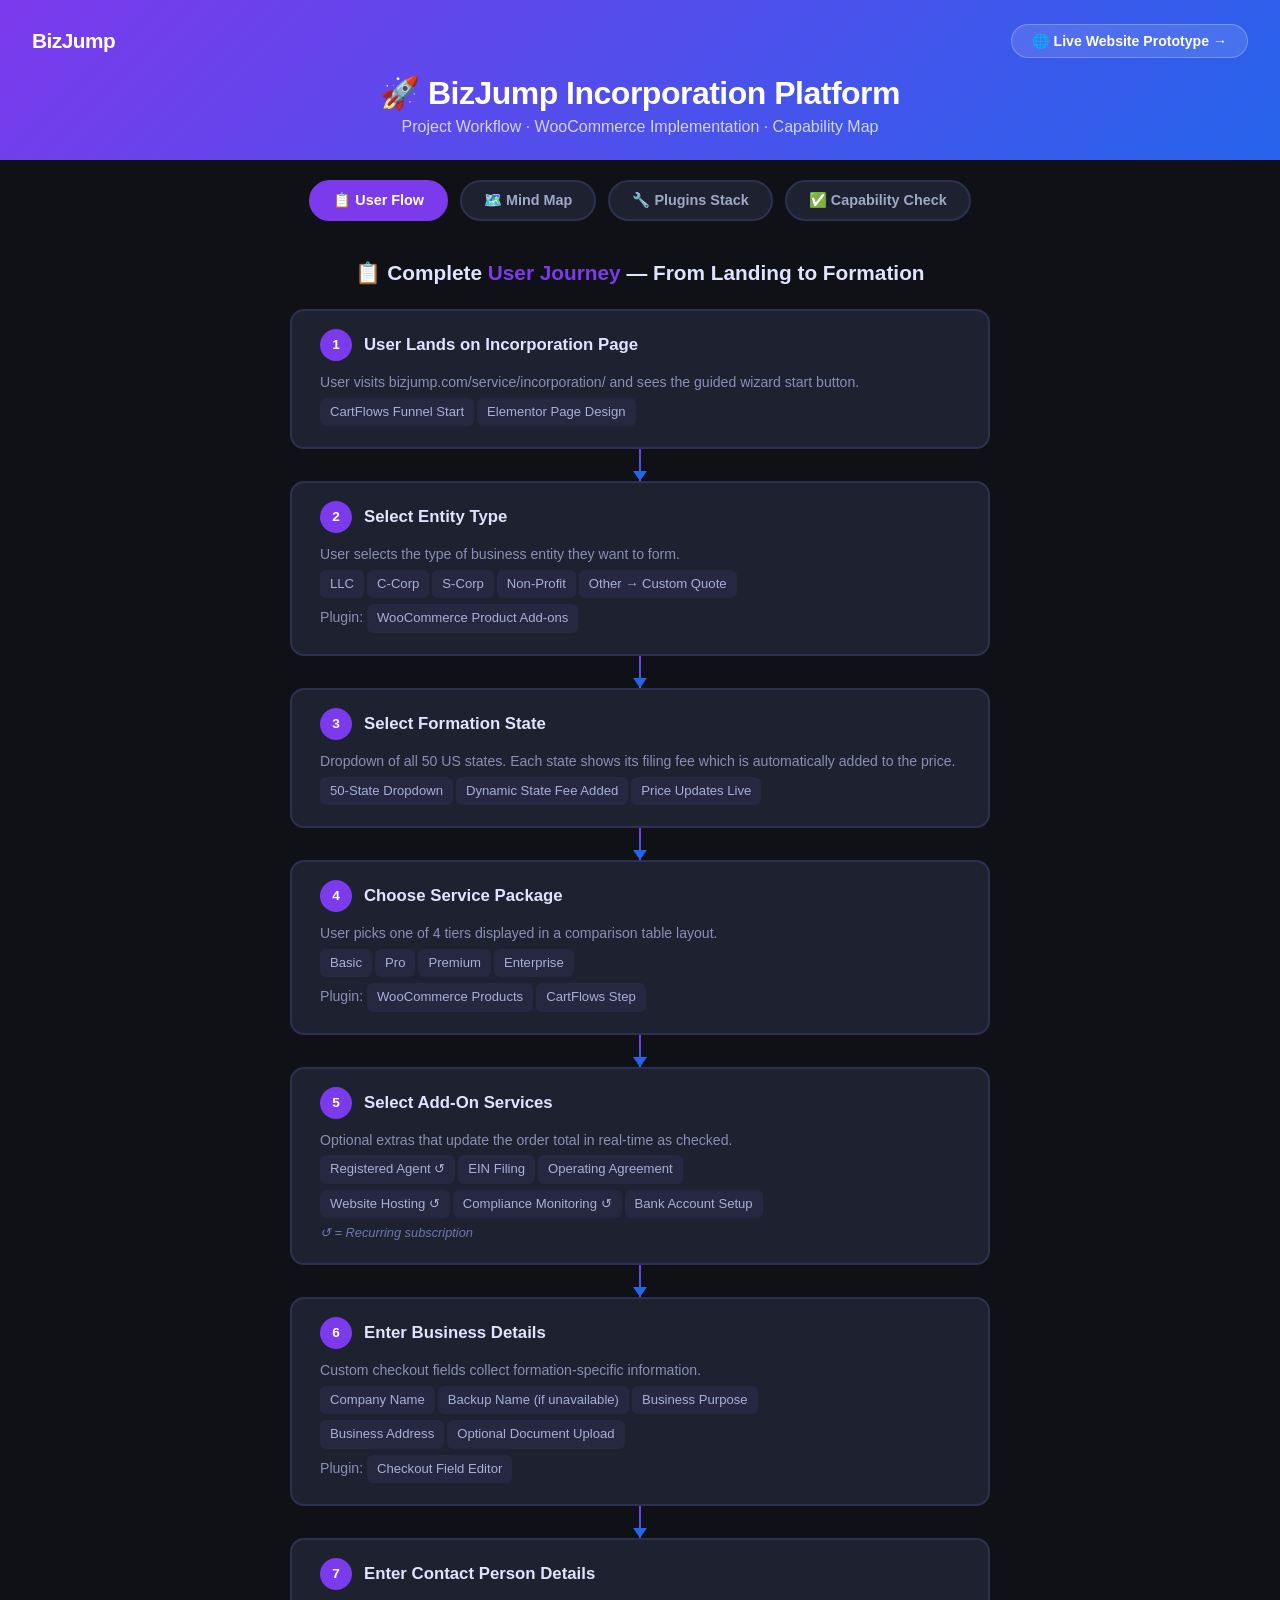
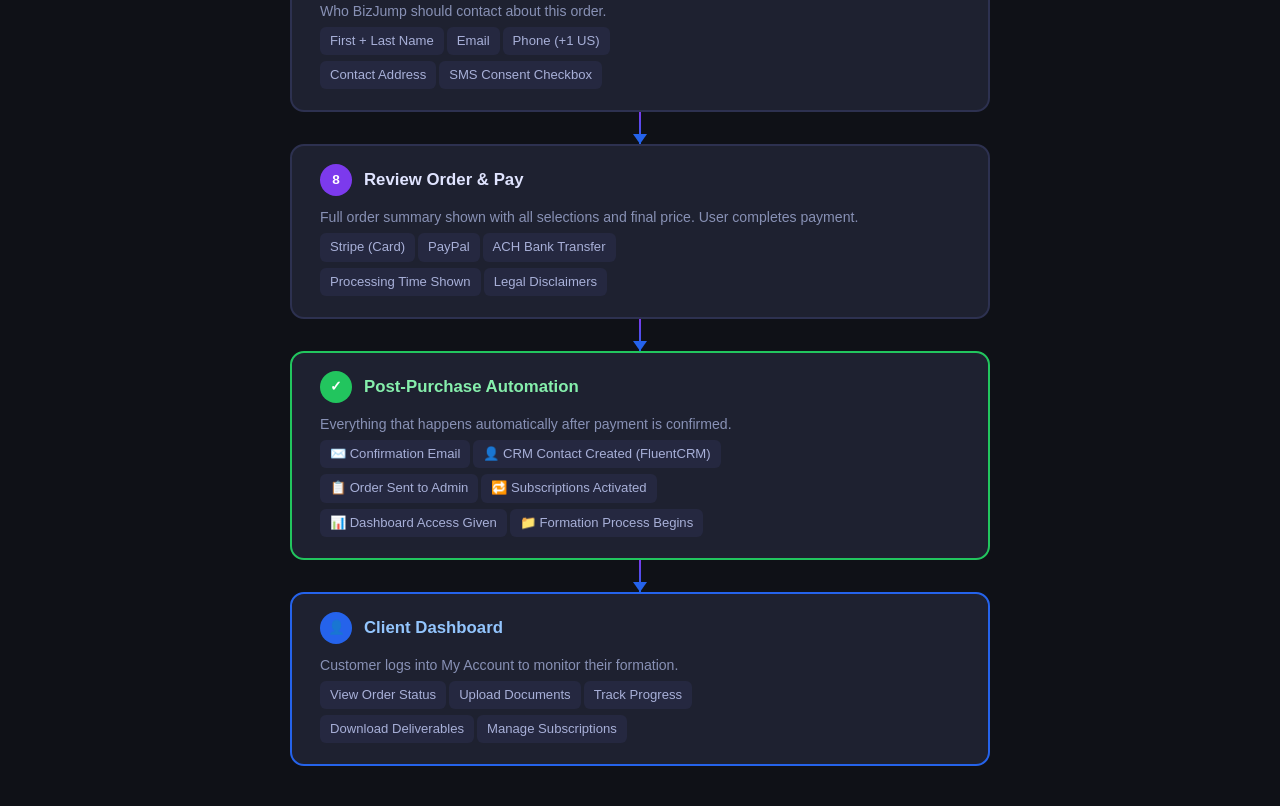
<file: index.html>
<!DOCTYPE html>
<html lang="en">
<head>
<meta charset="UTF-8">
<meta name="viewport" content="width=device-width, initial-scale=1.0">
<title>BizJump — Project Workflow Mind Map</title>
<style>
  * { box-sizing: border-box; margin: 0; padding: 0; }
  body {
    font-family: 'Segoe UI', Arial, sans-serif;
    background: #0f1117;
    color: #fff;
    min-height: 100vh;
    overflow-x: hidden;
  }
  header {
    background: linear-gradient(135deg, #7c3aed, #2563eb);
    padding: 24px 32px;
    text-align: center;
  }
  header h1 { font-size: 2rem; font-weight: 800; letter-spacing: -0.5px; }
  header p { color: rgba(255,255,255,0.75); margin-top: 6px; font-size: 1rem; }

  .tabs {
    display: flex;
    justify-content: center;
    gap: 12px;
    padding: 20px;
    flex-wrap: wrap;
  }
  .tab-btn {
    background: #1e2130;
    border: 2px solid #2d3150;
    color: #a0a8c8;
    padding: 10px 22px;
    border-radius: 30px;
    cursor: pointer;
    font-size: 0.9rem;
    font-weight: 600;
    transition: all 0.2s;
  }
  .tab-btn.active, .tab-btn:hover {
    background: #7c3aed;
    border-color: #7c3aed;
    color: #fff;
  }

  .view { display: none; padding: 20px 32px 40px; }
  .view.active { display: block; }

  /* ── MIND MAP ── */
  .mindmap-wrap {
    overflow: auto;
    background: #131624;
    border-radius: 16px;
    padding: 40px;
    min-height: 600px;
  }
  svg.mindmap { display: block; margin: auto; }

  /* ── FLOW VIEW ── */
  .flow {
    display: flex;
    flex-direction: column;
    align-items: center;
    gap: 0;
    max-width: 700px;
    margin: 0 auto;
  }
  .flow-step {
    background: #1e2130;
    border: 2px solid #2d3150;
    border-radius: 14px;
    padding: 18px 28px;
    width: 100%;
    position: relative;
    transition: border-color 0.2s;
  }
  .flow-step:hover { border-color: #7c3aed; }
  .flow-step .step-num {
    display: inline-block;
    background: #7c3aed;
    color: #fff;
    border-radius: 50%;
    width: 32px; height: 32px;
    line-height: 32px;
    text-align: center;
    font-weight: 800;
    font-size: 0.85rem;
    margin-right: 12px;
    flex-shrink: 0;
  }
  .flow-step .step-title {
    font-size: 1.05rem;
    font-weight: 700;
    color: #e0e4ff;
  }
  .flow-step .step-detail {
    margin-top: 10px;
    font-size: 0.88rem;
    color: #8891b5;
    line-height: 1.7;
  }
  .flow-step .step-detail span {
    display: inline-block;
    background: #252840;
    border-radius: 6px;
    padding: 3px 10px;
    margin: 3px 3px 3px 0;
    font-size: 0.82rem;
    color: #a8b0d8;
  }
  .arrow {
    width: 2px;
    height: 32px;
    background: linear-gradient(to bottom, #7c3aed, #2563eb);
    margin: 0 auto;
    position: relative;
  }
  .arrow::after {
    content: '';
    position: absolute;
    bottom: 0; left: 50%;
    transform: translateX(-50%);
    border-left: 7px solid transparent;
    border-right: 7px solid transparent;
    border-top: 10px solid #2563eb;
  }

  /* ── PLUGINS VIEW ── */
  .plugins-grid {
    display: grid;
    grid-template-columns: repeat(auto-fill, minmax(280px, 1fr));
    gap: 18px;
    max-width: 1100px;
    margin: 0 auto;
  }
  .plugin-card {
    background: #1e2130;
    border: 2px solid #2d3150;
    border-radius: 14px;
    padding: 20px;
    transition: border-color 0.2s, transform 0.2s;
  }
  .plugin-card:hover { border-color: #7c3aed; transform: translateY(-3px); }
  .plugin-card .p-icon { font-size: 1.8rem; margin-bottom: 10px; }
  .plugin-card .p-name { font-size: 1rem; font-weight: 700; color: #e0e4ff; }
  .plugin-card .p-purpose { font-size: 0.85rem; color: #8891b5; margin-top: 6px; line-height: 1.5; }
  .plugin-card .p-cost {
    display: inline-block;
    margin-top: 12px;
    background: #252840;
    border-radius: 20px;
    padding: 4px 12px;
    font-size: 0.8rem;
    color: #7c3aed;
    font-weight: 700;
  }

  /* ── CAPABILITY VIEW ── */
  .cap-grid {
    display: grid;
    grid-template-columns: repeat(auto-fill, minmax(300px, 1fr));
    gap: 16px;
    max-width: 1000px;
    margin: 0 auto;
  }
  .cap-card {
    background: #1e2130;
    border-radius: 14px;
    padding: 18px;
    border-left: 4px solid #22c55e;
  }
  .cap-card.medium { border-left-color: #f59e0b; }
  .cap-card.hard { border-left-color: #ef4444; }
  .cap-card .cap-feature { font-weight: 700; color: #e0e4ff; font-size: 0.95rem; }
  .cap-card .cap-level {
    display: inline-block;
    margin-top: 8px;
    padding: 3px 12px;
    border-radius: 20px;
    font-size: 0.78rem;
    font-weight: 700;
  }
  .cap-card .cap-level.easy { background: #14532d; color: #86efac; }
  .cap-card .cap-level.medium { background: #451a03; color: #fcd34d; }
  .cap-card .cap-level.hard { background: #450a0a; color: #fca5a5; }
  .cap-card .cap-desc { font-size: 0.83rem; color: #8891b5; margin-top: 8px; line-height: 1.5; }

  .section-title {
    text-align: center;
    font-size: 1.3rem;
    font-weight: 700;
    color: #e0e4ff;
    margin-bottom: 24px;
  }
  .section-title span { color: #7c3aed; }
</style>
</head>
<body>

<header>
  <div style="display:flex;justify-content:space-between;align-items:center;margin-bottom:16px;">
    <span style="font-size:1.3rem;font-weight:900;letter-spacing:-0.5px;">BizJump</span>
    <a href="BizJump_Visual_Prototype.html" style="display:inline-flex;align-items:center;gap:8px;background:rgba(255,255,255,0.12);border:1.5px solid rgba(255,255,255,0.25);color:#fff;padding:8px 20px;border-radius:30px;font-size:0.88rem;font-weight:700;text-decoration:none;transition:background 0.2s;" onmouseover="this.style.background='rgba(255,255,255,0.22)'" onmouseout="this.style.background='rgba(255,255,255,0.12)'">🌐 Live Website Prototype →</a>
  </div>
  <h1>🚀 BizJump Incorporation Platform</h1>
  <p>Project Workflow · WooCommerce Implementation · Capability Map</p>
</header>

<div class="tabs">
  <button class="tab-btn active" onclick="showTab('flow')">📋 User Flow</button>
  <button class="tab-btn" onclick="showTab('mindmap')">🗺️ Mind Map</button>
  <button class="tab-btn" onclick="showTab('plugins')">🔧 Plugins Stack</button>
  <button class="tab-btn" onclick="showTab('capability')">✅ Capability Check</button>
</div>

<!-- ══════════════════ USER FLOW TAB ══════════════════ -->
<div id="tab-flow" class="view active">
  <p class="section-title">📋 Complete <span>User Journey</span> — From Landing to Formation</p>
  <div class="flow">

    <div class="flow-step">
      <div style="display:flex;align-items:center;">
        <span class="step-num">1</span>
        <span class="step-title">User Lands on Incorporation Page</span>
      </div>
      <div class="step-detail">
        User visits bizjump.com/service/incorporation/ and sees the guided wizard start button.
        <br><span>CartFlows Funnel Start</span><span>Elementor Page Design</span>
      </div>
    </div>
    <div class="arrow"></div>

    <div class="flow-step">
      <div style="display:flex;align-items:center;">
        <span class="step-num">2</span>
        <span class="step-title">Select Entity Type</span>
      </div>
      <div class="step-detail">
        User selects the type of business entity they want to form.
        <br><span>LLC</span><span>C-Corp</span><span>S-Corp</span><span>Non-Profit</span><span>Other → Custom Quote</span>
        <br>Plugin: <span>WooCommerce Product Add-ons</span>
      </div>
    </div>
    <div class="arrow"></div>

    <div class="flow-step">
      <div style="display:flex;align-items:center;">
        <span class="step-num">3</span>
        <span class="step-title">Select Formation State</span>
      </div>
      <div class="step-detail">
        Dropdown of all 50 US states. Each state shows its filing fee which is automatically added to the price.
        <br><span>50-State Dropdown</span><span>Dynamic State Fee Added</span><span>Price Updates Live</span>
      </div>
    </div>
    <div class="arrow"></div>

    <div class="flow-step">
      <div style="display:flex;align-items:center;">
        <span class="step-num">4</span>
        <span class="step-title">Choose Service Package</span>
      </div>
      <div class="step-detail">
        User picks one of 4 tiers displayed in a comparison table layout.
        <br><span>Basic</span><span>Pro</span><span>Premium</span><span>Enterprise</span>
        <br>Plugin: <span>WooCommerce Products</span><span>CartFlows Step</span>
      </div>
    </div>
    <div class="arrow"></div>

    <div class="flow-step">
      <div style="display:flex;align-items:center;">
        <span class="step-num">5</span>
        <span class="step-title">Select Add-On Services</span>
      </div>
      <div class="step-detail">
        Optional extras that update the order total in real-time as checked.
        <br><span>Registered Agent ↺</span><span>EIN Filing</span><span>Operating Agreement</span>
        <br><span>Website Hosting ↺</span><span>Compliance Monitoring ↺</span><span>Bank Account Setup</span>
        <br><em style="color:#6b7aad;font-size:0.8rem;">↺ = Recurring subscription</em>
      </div>
    </div>
    <div class="arrow"></div>

    <div class="flow-step">
      <div style="display:flex;align-items:center;">
        <span class="step-num">6</span>
        <span class="step-title">Enter Business Details</span>
      </div>
      <div class="step-detail">
        Custom checkout fields collect formation-specific information.
        <br><span>Company Name</span><span>Backup Name (if unavailable)</span><span>Business Purpose</span>
        <br><span>Business Address</span><span>Optional Document Upload</span>
        <br>Plugin: <span>Checkout Field Editor</span>
      </div>
    </div>
    <div class="arrow"></div>

    <div class="flow-step">
      <div style="display:flex;align-items:center;">
        <span class="step-num">7</span>
        <span class="step-title">Enter Contact Person Details</span>
      </div>
      <div class="step-detail">
        Who BizJump should contact about this order.
        <br><span>First + Last Name</span><span>Email</span><span>Phone (+1 US)</span>
        <br><span>Contact Address</span><span>SMS Consent Checkbox</span>
      </div>
    </div>
    <div class="arrow"></div>

    <div class="flow-step">
      <div style="display:flex;align-items:center;">
        <span class="step-num">8</span>
        <span class="step-title">Review Order & Pay</span>
      </div>
      <div class="step-detail">
        Full order summary shown with all selections and final price. User completes payment.
        <br><span>Stripe (Card)</span><span>PayPal</span><span>ACH Bank Transfer</span>
        <br><span>Processing Time Shown</span><span>Legal Disclaimers</span>
      </div>
    </div>
    <div class="arrow"></div>

    <div class="flow-step" style="border-color:#22c55e;">
      <div style="display:flex;align-items:center;">
        <span class="step-num" style="background:#22c55e;">✓</span>
        <span class="step-title" style="color:#86efac;">Post-Purchase Automation</span>
      </div>
      <div class="step-detail">
        Everything that happens automatically after payment is confirmed.
        <br><span>✉️ Confirmation Email</span><span>👤 CRM Contact Created (FluentCRM)</span>
        <br><span>📋 Order Sent to Admin</span><span>🔁 Subscriptions Activated</span>
        <br><span>📊 Dashboard Access Given</span><span>📁 Formation Process Begins</span>
      </div>
    </div>
    <div class="arrow"></div>

    <div class="flow-step" style="border-color:#2563eb;">
      <div style="display:flex;align-items:center;">
        <span class="step-num" style="background:#2563eb;">👤</span>
        <span class="step-title" style="color:#93c5fd;">Client Dashboard</span>
      </div>
      <div class="step-detail">
        Customer logs into My Account to monitor their formation.
        <br><span>View Order Status</span><span>Upload Documents</span><span>Track Progress</span>
        <br><span>Download Deliverables</span><span>Manage Subscriptions</span>
      </div>
    </div>

  </div>
</div>

<!-- ══════════════════ MIND MAP TAB ══════════════════ -->
<div id="tab-mindmap" class="view">
  <p class="section-title">🗺️ Full <span>Project Mind Map</span></p>
  <div class="mindmap-wrap">
    <svg class="mindmap" width="1200" height="900" viewBox="0 0 1200 900">
      <defs>
        <marker id="arr" markerWidth="8" markerHeight="8" refX="6" refY="3" orient="auto">
          <path d="M0,0 L0,6 L8,3 z" fill="#4b5280"/>
        </marker>
      </defs>

      <!-- CENTER -->
      <ellipse cx="600" cy="450" rx="100" ry="48" fill="#7c3aed"/>
      <text x="600" y="444" text-anchor="middle" fill="#fff" font-size="13" font-weight="800">🚀 BizJump</text>
      <text x="600" y="462" text-anchor="middle" fill="rgba(255,255,255,0.8)" font-size="11">Incorporation Platform</text>

      <!-- BRANCH: USER FLOW (top) -->
      <line x1="600" y1="402" x2="600" y2="260" stroke="#7c3aed" stroke-width="2" marker-end="url(#arr)"/>
      <rect x="510" y="220" width="180" height="40" rx="20" fill="#312e81"/>
      <text x="600" y="245" text-anchor="middle" fill="#c4b5fd" font-size="12" font-weight="700">📋 User Wizard Flow</text>

      <!-- Sub-nodes of User Flow -->
      <line x1="510" y1="240" x2="370" y2="200" stroke="#4338ca" stroke-width="1.5"/>
      <rect x="270" y="180" width="100" height="30" rx="15" fill="#1e1b4b"/>
      <text x="320" y="200" text-anchor="middle" fill="#a5b4fc" font-size="10">Entity Type</text>

      <line x1="510" y1="240" x2="370" y2="160" stroke="#4338ca" stroke-width="1.5"/>
      <rect x="270" y="140" width="100" height="30" rx="15" fill="#1e1b4b"/>
      <text x="320" y="160" text-anchor="middle" fill="#a5b4fc" font-size="10">State Selection</text>

      <line x1="690" y1="240" x2="830" y2="200" stroke="#4338ca" stroke-width="1.5"/>
      <rect x="828" y="180" width="110" height="30" rx="15" fill="#1e1b4b"/>
      <text x="883" y="200" text-anchor="middle" fill="#a5b4fc" font-size="10">Package Tier</text>

      <line x1="690" y1="240" x2="830" y2="160" stroke="#4338ca" stroke-width="1.5"/>
      <rect x="828" y="140" width="110" height="30" rx="15" fill="#1e1b4b"/>
      <text x="883" y="160" text-anchor="middle" fill="#a5b4fc" font-size="10">Add-On Services</text>

      <!-- BRANCH: TECH STACK (right) -->
      <line x1="700" y1="450" x2="870" y2="350" stroke="#2563eb" stroke-width="2" marker-end="url(#arr)"/>
      <rect x="870" y="318" width="180" height="40" rx="20" fill="#1e3a8a"/>
      <text x="960" y="343" text-anchor="middle" fill="#93c5fd" font-size="12" font-weight="700">🔧 Tech Stack</text>

      <line x1="1050" y1="338" x2="1090" y2="290" stroke="#1d4ed8" stroke-width="1.5"/>
      <rect x="1088" y="270" width="100" height="28" rx="14" fill="#1e2130"/>
      <text x="1138" y="289" text-anchor="middle" fill="#60a5fa" font-size="10">CartFlows</text>

      <line x1="1050" y1="338" x2="1090" y2="330" stroke="#1d4ed8" stroke-width="1.5"/>
      <rect x="1088" y="312" width="100" height="28" rx="14" fill="#1e2130"/>
      <text x="1138" y="331" text-anchor="middle" fill="#60a5fa" font-size="10">Product Add-ons</text>

      <line x1="1050" y1="338" x2="1090" y2="370" stroke="#1d4ed8" stroke-width="1.5"/>
      <rect x="1088" y="354" width="100" height="28" rx="14" fill="#1e2130"/>
      <text x="1138" y="373" text-anchor="middle" fill="#60a5fa" font-size="10">WC Subscriptions</text>

      <!-- BRANCH: PAYMENTS (right-bottom) -->
      <line x1="700" y1="470" x2="870" y2="540" stroke="#0891b2" stroke-width="2" marker-end="url(#arr)"/>
      <rect x="870" y="515" width="160" height="40" rx="20" fill="#0c4a6e"/>
      <text x="950" y="540" text-anchor="middle" fill="#67e8f9" font-size="12" font-weight="700">💳 Payments</text>

      <line x1="1030" y1="535" x2="1090" y2="510" stroke="#0e7490" stroke-width="1.5"/>
      <rect x="1088" y="494" width="90" height="28" rx="14" fill="#1e2130"/>
      <text x="1133" y="513" text-anchor="middle" fill="#67e8f9" font-size="10">Stripe (Card)</text>

      <line x1="1030" y1="535" x2="1090" y2="540" stroke="#0e7490" stroke-width="1.5"/>
      <rect x="1088" y="524" width="90" height="28" rx="14" fill="#1e2130"/>
      <text x="1133" y="543" text-anchor="middle" fill="#67e8f9" font-size="10">PayPal</text>

      <line x1="1030" y1="535" x2="1090" y2="570" stroke="#0e7490" stroke-width="1.5"/>
      <rect x="1088" y="554" width="90" height="28" rx="14" fill="#1e2130"/>
      <text x="1133" y="573" text-anchor="middle" fill="#67e8f9" font-size="10">ACH (Stripe)</text>

      <!-- BRANCH: POST PURCHASE (bottom) -->
      <line x1="600" y1="498" x2="600" y2="620" stroke="#16a34a" stroke-width="2" marker-end="url(#arr)"/>
      <rect x="500" y="620" width="200" height="40" rx="20" fill="#14532d"/>
      <text x="600" y="645" text-anchor="middle" fill="#86efac" font-size="12" font-weight="700">⚡ Post-Purchase Automation</text>

      <line x1="500" y1="640" x2="370" y2="700" stroke="#15803d" stroke-width="1.5"/>
      <rect x="260" y="682" width="110" height="28" rx="14" fill="#1e2130"/>
      <text x="315" y="701" text-anchor="middle" fill="#86efac" font-size="10">Confirm Email</text>

      <line x1="500" y1="640" x2="370" y2="740" stroke="#15803d" stroke-width="1.5"/>
      <rect x="260" y="722" width="110" height="28" rx="14" fill="#1e2130"/>
      <text x="315" y="741" text-anchor="middle" fill="#86efac" font-size="10">CRM Contact</text>

      <line x1="700" y1="640" x2="830" y2="700" stroke="#15803d" stroke-width="1.5"/>
      <rect x="828" y="682" width="120" height="28" rx="14" fill="#1e2130"/>
      <text x="888" y="701" text-anchor="middle" fill="#86efac" font-size="10">Order to Admin</text>

      <line x1="700" y1="640" x2="830" y2="740" stroke="#15803d" stroke-width="1.5"/>
      <rect x="828" y="722" width="120" height="28" rx="14" fill="#1e2130"/>
      <text x="888" y="741" text-anchor="middle" fill="#86efac" font-size="10">Subscriptions Start</text>

      <!-- BRANCH: DASHBOARDS (left) -->
      <line x1="500" y1="450" x2="330" y2="350" stroke="#d97706" stroke-width="2" marker-end="url(#arr)"/>
      <rect x="200" y="318" width="130" height="40" rx="20" fill="#451a03"/>
      <text x="265" y="343" text-anchor="middle" fill="#fcd34d" font-size="12" font-weight="700">📊 Dashboards</text>

      <line x1="200" y1="338" x2="130" y2="295" stroke="#92400e" stroke-width="1.5"/>
      <rect x="20" y="278" width="110" height="28" rx="14" fill="#1e2130"/>
      <text x="75" y="297" text-anchor="middle" fill="#fcd34d" font-size="10">Client Dashboard</text>

      <line x1="200" y1="338" x2="130" y2="338" stroke="#92400e" stroke-width="1.5"/>
      <rect x="20" y="320" width="110" height="28" rx="14" fill="#1e2130"/>
      <text x="75" y="339" text-anchor="middle" fill="#fcd34d" font-size="10">Admin Panel</text>

      <line x1="200" y1="338" x2="130" y2="378" stroke="#92400e" stroke-width="1.5"/>
      <rect x="20" y="362" width="110" height="28" rx="14" fill="#1e2130"/>
      <text x="75" y="381" text-anchor="middle" fill="#fcd34d" font-size="10">Order Statuses</text>

      <!-- BRANCH: SERVICES (left-bottom) -->
      <line x1="500" y1="470" x2="330" y2="560" stroke="#dc2626" stroke-width="2" marker-end="url(#arr)"/>
      <rect x="190" y="535" width="140" height="40" rx="20" fill="#450a0a"/>
      <text x="260" y="560" text-anchor="middle" fill="#fca5a5" font-size="12" font-weight="700">📦 4 Service Tiers</text>

      <line x1="190" y1="555" x2="110" y2="520" stroke="#991b1b" stroke-width="1.5"/>
      <rect x="10" y="505" width="100" height="28" rx="14" fill="#1e2130"/>
      <text x="60" y="524" text-anchor="middle" fill="#fca5a5" font-size="10">Basic</text>

      <line x1="190" y1="555" x2="110" y2="550" stroke="#991b1b" stroke-width="1.5"/>
      <rect x="10" y="535" width="100" height="28" rx="14" fill="#1e2130"/>
      <text x="60" y="554" text-anchor="middle" fill="#fca5a5" font-size="10">Pro</text>

      <line x1="190" y1="555" x2="110" y2="580" stroke="#991b1b" stroke-width="1.5"/>
      <rect x="10" y="565" width="100" height="28" rx="14" fill="#1e2130"/>
      <text x="60" y="584" text-anchor="middle" fill="#fca5a5" font-size="10">Premium</text>

      <line x1="190" y1="555" x2="110" y2="612" stroke="#991b1b" stroke-width="1.5"/>
      <rect x="10" y="596" width="100" height="28" rx="14" fill="#1e2130"/>
      <text x="60" y="615" text-anchor="middle" fill="#fca5a5" font-size="10">Enterprise</text>

    </svg>
  </div>
</div>

<!-- ══════════════════ PLUGINS TAB ══════════════════ -->
<div id="tab-plugins" class="view">
  <p class="section-title">🔧 Complete <span>Plugin Stack</span> You Need</p>
  <div class="plugins-grid">
    <div class="plugin-card">
      <div class="p-icon">🛒</div>
      <div class="p-name">WooCommerce</div>
      <div class="p-purpose">Core e-commerce engine. Powers all products, cart, checkout, orders, and customer accounts.</div>
      <span class="p-cost">Free</span>
    </div>
    <div class="plugin-card">
      <div class="p-icon">🧙</div>
      <div class="p-name">CartFlows</div>
      <div class="p-purpose">Builds the multi-step wizard/funnel experience. Replaces the standard WooCommerce shop → cart → checkout flow with a guided, step-by-step process.</div>
      <span class="p-cost">~$99/yr (Pro)</span>
    </div>
    <div class="plugin-card">
      <div class="p-icon">➕</div>
      <div class="p-name">WooCommerce Product Add-ons</div>
      <div class="p-purpose">Enables dynamic add-ons (entity type, state selection, optional services) that update the price in real-time as the user makes selections.</div>
      <span class="p-cost">~$79/yr</span>
    </div>
    <div class="plugin-card">
      <div class="p-icon">🔄</div>
      <div class="p-name">WooCommerce Subscriptions</div>
      <div class="p-purpose">Handles recurring billing for Registered Agent, Website Hosting, and Compliance Monitoring services. Annual or monthly billing.</div>
      <span class="p-cost">~$279/yr</span>
    </div>
    <div class="plugin-card">
      <div class="p-icon">📝</div>
      <div class="p-name">Checkout Field Editor</div>
      <div class="p-purpose">Adds custom fields to checkout: company name, business purpose, contact person, address, SMS consent, document upload, etc.</div>
      <span class="p-cost">Free / Pro ~$49</span>
    </div>
    <div class="plugin-card">
      <div class="p-icon">💳</div>
      <div class="p-name">WooCommerce Stripe Gateway</div>
      <div class="p-purpose">Accepts credit/debit cards and ACH bank transfers at checkout. Official Stripe plugin for WooCommerce.</div>
      <span class="p-cost">Free</span>
    </div>
    <div class="plugin-card">
      <div class="p-icon">🅿️</div>
      <div class="p-name">WooCommerce PayPal Payments</div>
      <div class="p-purpose">Adds PayPal as a payment option at checkout. Official PayPal plugin for WooCommerce.</div>
      <span class="p-cost">Free</span>
    </div>
    <div class="plugin-card">
      <div class="p-icon">📧</div>
      <div class="p-name">FluentCRM</div>
      <div class="p-purpose">CRM + email automation. Creates customer records on purchase, tags by plan/entity/state, and triggers email sequences based on order status changes.</div>
      <span class="p-cost">Free / Pro ~$129/yr</span>
    </div>
    <div class="plugin-card">
      <div class="p-icon">📁</div>
      <div class="p-name">WooCommerce Upload Files</div>
      <div class="p-purpose">Lets customers upload documents (e.g., existing articles of incorporation) during checkout or from their dashboard.</div>
      <span class="p-cost">~$49</span>
    </div>
    <div class="plugin-card">
      <div class="p-icon">⚖️</div>
      <div class="p-name">WP Legal Pages</div>
      <div class="p-purpose">Generates Privacy Policy, Terms of Service, and Refund Policy pages with customizable templates.</div>
      <span class="p-cost">Free / Pro</span>
    </div>
    <div class="plugin-card">
      <div class="p-icon">🤖</div>
      <div class="p-name">Google reCAPTCHA for WP</div>
      <div class="p-purpose">Protects checkout and forms from bots and spam submissions.</div>
      <span class="p-cost">Free</span>
    </div>
    <div class="plugin-card">
      <div class="p-icon">🎨</div>
      <div class="p-name">Elementor (Page Builder)</div>
      <div class="p-purpose">Used with CartFlows to design the wizard step pages — comparison tables, card selectors, and step layouts that look professional.</div>
      <span class="p-cost">Free / Pro ~$59/yr</span>
    </div>
  </div>
  <div style="text-align:center;margin-top:30px;color:#6b7aad;font-size:0.9rem;">
    💰 Estimated total plugin budget: <strong style="color:#e0e4ff;">~$700–$900/year</strong> for all premium plugins
  </div>
</div>

<!-- ══════════════════ CAPABILITY TAB ══════════════════ -->
<div id="tab-capability" class="view">
  <p class="section-title">✅ Can You <span>Do This Project?</span> — Feature-by-Feature</p>

  <div style="text-align:center;background:#14532d;border-radius:12px;padding:16px 24px;max-width:600px;margin:0 auto 32px;border:2px solid #16a34a;">
    <div style="font-size:1.4rem;font-weight:800;color:#86efac;">YES — You Can Deliver This ✓</div>
    <div style="color:#a7f3d0;margin-top:6px;font-size:0.9rem;">This is 80% plugin configuration + 20% customization. No custom app needed.</div>
  </div>

  <div class="cap-grid">
    <div class="cap-card">
      <div class="cap-feature">WooCommerce Setup + 4 Products</div>
      <span class="cap-level easy">Easy</span>
      <div class="cap-desc">Standard WooCommerce product creation. Create 4 products or use Variable Product with 4 variations.</div>
    </div>
    <div class="cap-card">
      <div class="cap-feature">CartFlows Wizard Flow</div>
      <span class="cap-level medium">Medium</span>
      <div class="cap-desc">Requires CartFlows Pro. Configure multi-step funnel with each step as a separate page. Learning curve if new to CartFlows.</div>
    </div>
    <div class="cap-card">
      <div class="cap-feature">Dynamic Pricing (Add-ons)</div>
      <span class="cap-level medium">Medium</span>
      <div class="cap-desc">WooCommerce Product Add-ons handles this. Setup takes time but no custom coding required.</div>
    </div>
    <div class="cap-card hard">
      <div class="cap-feature">State-Based Fee Logic (50 states)</div>
      <span class="cap-level hard">Hardest Part</span>
      <div class="cap-desc">Need to configure price modifiers for all 50 states × entity types. Either manual entry in Product Add-ons or a small custom function. Most time-consuming task.</div>
    </div>
    <div class="cap-card">
      <div class="cap-feature">WooCommerce Subscriptions</div>
      <span class="cap-level medium">Medium</span>
      <div class="cap-desc">Plugin handles all recurring billing. Needs correct setup so one-time and recurring items work together in the same checkout.</div>
    </div>
    <div class="cap-card">
      <div class="cap-feature">Custom Checkout Fields</div>
      <span class="cap-level medium">Medium</span>
      <div class="cap-desc">Checkout Field Editor plugin makes this manageable. File upload field may need an additional plugin.</div>
    </div>
    <div class="cap-card">
      <div class="cap-feature">Stripe + PayPal + ACH</div>
      <span class="cap-level medium">Medium</span>
      <div class="cap-desc">All three are official WooCommerce plugins. Setup is straightforward — mainly API key configuration and testing.</div>
    </div>
    <div class="cap-card">
      <div class="cap-feature">Client Dashboard</div>
      <span class="cap-level medium">Medium</span>
      <div class="cap-desc">WooCommerce My Account handles basics. Custom tabs for formation status and document downloads need some PHP or a My Account plugin.</div>
    </div>
    <div class="cap-card">
      <div class="cap-feature">Custom Order Statuses</div>
      <span class="cap-level easy">Easy</span>
      <div class="cap-desc">A small plugin or a few lines of code. WooCommerce makes adding custom statuses straightforward.</div>
    </div>
    <div class="cap-card">
      <div class="cap-feature">FluentCRM + Email Automation</div>
      <span class="cap-level medium">Medium</span>
      <div class="cap-desc">FluentCRM has a WooCommerce integration built in. Setting up trigger-based email sequences takes time but no coding.</div>
    </div>
    <div class="cap-card">
      <div class="cap-feature">Legal Pages + SSL + reCAPTCHA</div>
      <span class="cap-level easy">Easy</span>
      <div class="cap-desc">Plugin-based. WP Legal Pages, hosting SSL, and reCAPTCHA plugin. Quick to set up.</div>
    </div>
    <div class="cap-card">
      <div class="cap-feature">Overall Project Delivery</div>
      <span class="cap-level medium">Achievable</span>
      <div class="cap-desc">If you know WooCommerce, this is a large but doable project. Estimated 35–70 hours depending on design scope. All tools are proven and documented.</div>
    </div>
  </div>
</div>

<script>
  function showTab(name) {
    document.querySelectorAll('.view').forEach(v => v.classList.remove('active'));
    document.querySelectorAll('.tab-btn').forEach(b => b.classList.remove('active'));
    document.getElementById('tab-' + name).classList.add('active');
    event.target.classList.add('active');
  }
</script>
</body>
</html>
</file>
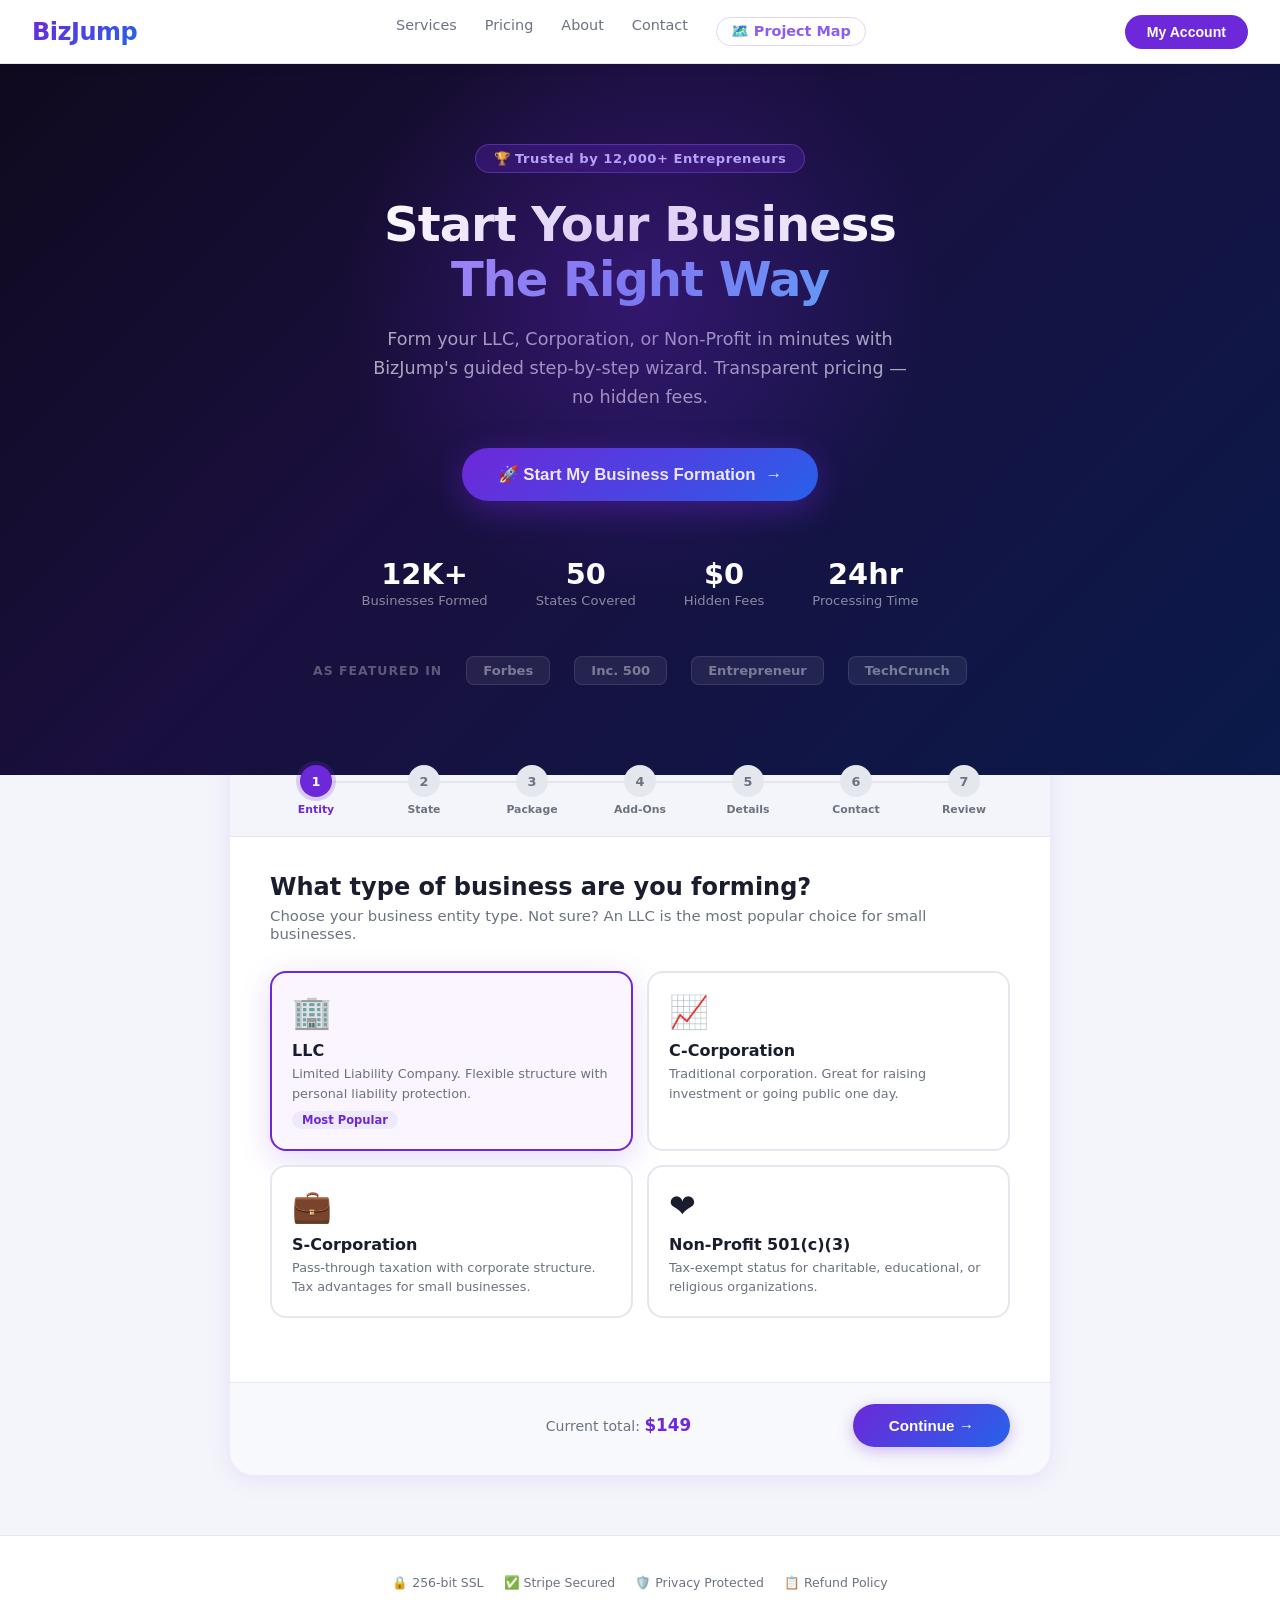
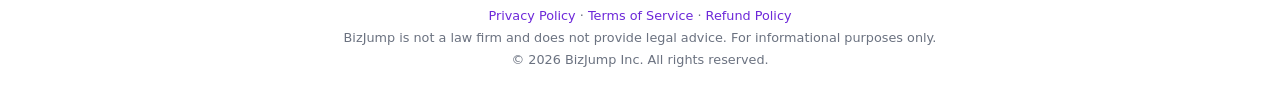
<file: BizJump_Visual_Prototype.html>
<!DOCTYPE html>
<html lang="en">
<head>
<meta charset="UTF-8">
<meta name="viewport" content="width=device-width, initial-scale=1.0">
<title>BizJump — Start Your Business</title>
<style>
  * { box-sizing: border-box; margin: 0; padding: 0; }

  :root {
    --purple: #6d28d9;
    --purple-light: #8b5cf6;
    --purple-dark: #4c1d95;
    --blue: #2563eb;
    --green: #16a34a;
    --gray: #f8f9fc;
    --border: #e5e7ef;
    --text: #1a1d2e;
    --muted: #6b7280;
    --white: #ffffff;
    --shadow: 0 4px 24px rgba(109,40,217,0.10);
    --shadow-hover: 0 8px 32px rgba(109,40,217,0.18);
  }

  body {
    font-family: 'Segoe UI', system-ui, -apple-system, sans-serif;
    background: #f4f5fb;
    color: var(--text);
    min-height: 100vh;
  }

  /* ── NAVBAR ── */
  nav {
    background: #fff;
    border-bottom: 1px solid var(--border);
    padding: 0 32px;
    display: flex;
    align-items: center;
    justify-content: space-between;
    height: 64px;
    position: sticky;
    top: 0;
    z-index: 100;
    box-shadow: 0 2px 12px rgba(0,0,0,0.04);
  }
  .logo {
    font-size: 1.5rem;
    font-weight: 900;
    background: linear-gradient(135deg, var(--purple), var(--blue));
    -webkit-background-clip: text;
    -webkit-text-fill-color: transparent;
    letter-spacing: -0.5px;
  }
  .nav-links { display: flex; gap: 28px; }
  .nav-links a { color: var(--muted); text-decoration: none; font-size: 0.9rem; font-weight: 500; }
  .nav-links a:hover { color: var(--purple); }
  .nav-btn {
    background: var(--purple);
    color: #fff;
    padding: 9px 22px;
    border-radius: 30px;
    font-size: 0.88rem;
    font-weight: 700;
    border: none;
    cursor: pointer;
  }

  /* ── HERO ── */
  .hero {
    background: linear-gradient(135deg, #0f0a1e 0%, #1a0f3e 40%, #0a1a4a 100%);
    padding: 80px 32px 90px;
    text-align: center;
    position: relative;
    overflow: hidden;
  }
  .hero::before {
    content: '';
    position: absolute;
    top: -60px; left: 50%;
    transform: translateX(-50%);
    width: 600px; height: 600px;
    background: radial-gradient(circle, rgba(109,40,217,0.3) 0%, transparent 70%);
    pointer-events: none;
  }
  .hero-badge {
    display: inline-block;
    background: rgba(109,40,217,0.25);
    border: 1px solid rgba(139,92,246,0.4);
    color: #c4b5fd;
    padding: 6px 18px;
    border-radius: 30px;
    font-size: 0.82rem;
    font-weight: 700;
    margin-bottom: 24px;
    letter-spacing: 0.5px;
  }
  .hero h1 {
    font-size: 3rem;
    font-weight: 900;
    color: #fff;
    line-height: 1.15;
    margin-bottom: 18px;
    letter-spacing: -1px;
  }
  .hero h1 span {
    background: linear-gradient(135deg, #a78bfa, #60a5fa);
    -webkit-background-clip: text;
    -webkit-text-fill-color: transparent;
  }
  .hero p {
    color: rgba(255,255,255,0.65);
    font-size: 1.1rem;
    max-width: 560px;
    margin: 0 auto 36px;
    line-height: 1.65;
  }
  .hero-cta {
    display: inline-flex;
    align-items: center;
    gap: 10px;
    background: linear-gradient(135deg, var(--purple), var(--blue));
    color: #fff;
    padding: 16px 36px;
    border-radius: 50px;
    font-size: 1.05rem;
    font-weight: 800;
    cursor: pointer;
    border: none;
    box-shadow: 0 8px 32px rgba(109,40,217,0.4);
    transition: transform 0.2s, box-shadow 0.2s;
  }
  .hero-cta:hover { transform: translateY(-2px); box-shadow: 0 12px 40px rgba(109,40,217,0.5); }
  .hero-stats {
    display: flex;
    justify-content: center;
    gap: 48px;
    margin-top: 56px;
  }
  .stat { text-align: center; }
  .stat-num { font-size: 1.8rem; font-weight: 900; color: #fff; }
  .stat-label { font-size: 0.82rem; color: rgba(255,255,255,0.5); margin-top: 2px; }
  .trust-logos {
    display: flex;
    justify-content: center;
    align-items: center;
    gap: 24px;
    margin-top: 48px;
  }
  .trust-logos span {
    color: rgba(255,255,255,0.3);
    font-size: 0.78rem;
    font-weight: 600;
    letter-spacing: 1px;
    text-transform: uppercase;
  }
  .trust-item {
    background: rgba(255,255,255,0.07);
    border: 1px solid rgba(255,255,255,0.1);
    border-radius: 8px;
    padding: 6px 16px;
    color: rgba(255,255,255,0.4);
    font-size: 0.82rem;
    font-weight: 600;
  }

  /* ── WIZARD SECTION ── */
  .wizard-section {
    max-width: 860px;
    margin: -30px auto 60px;
    padding: 0 20px;
  }
  .wizard-card {
    background: #fff;
    border-radius: 24px;
    box-shadow: var(--shadow);
    overflow: hidden;
  }

  /* Progress Bar */
  .progress-bar {
    background: #f4f5fb;
    border-bottom: 1px solid var(--border);
    padding: 20px 32px;
  }
  .steps-row {
    display: flex;
    align-items: center;
    gap: 0;
  }
  .step-dot {
    display: flex;
    flex-direction: column;
    align-items: center;
    gap: 6px;
    flex: 1;
    position: relative;
  }
  .step-dot::after {
    content: '';
    position: absolute;
    top: 16px;
    left: 50%;
    width: 100%;
    height: 2px;
    background: var(--border);
    z-index: 0;
  }
  .step-dot:last-child::after { display: none; }
  .step-dot.done::after { background: var(--purple); }
  .step-circle {
    width: 32px; height: 32px;
    border-radius: 50%;
    background: var(--border);
    color: var(--muted);
    font-size: 0.8rem;
    font-weight: 800;
    display: flex;
    align-items: center;
    justify-content: center;
    z-index: 1;
    position: relative;
    transition: all 0.3s;
  }
  .step-dot.done .step-circle { background: var(--purple); color: #fff; }
  .step-dot.active .step-circle { background: var(--purple); color: #fff; box-shadow: 0 0 0 4px rgba(109,40,217,0.2); }
  .step-label { font-size: 0.68rem; color: var(--muted); font-weight: 600; text-align: center; }
  .step-dot.active .step-label { color: var(--purple); }

  /* Wizard body */
  .wizard-body { padding: 36px 40px 32px; }
  .wizard-step { display: none; }
  .wizard-step.active { display: block; }
  .wizard-step-title { font-size: 1.5rem; font-weight: 800; color: var(--text); margin-bottom: 6px; }
  .wizard-step-sub { color: var(--muted); font-size: 0.93rem; margin-bottom: 28px; }

  /* Entity Cards */
  .entity-grid {
    display: grid;
    grid-template-columns: repeat(2, 1fr);
    gap: 14px;
    margin-bottom: 32px;
  }
  .entity-card {
    border: 2px solid var(--border);
    border-radius: 16px;
    padding: 20px;
    cursor: pointer;
    transition: all 0.2s;
    background: #fff;
  }
  .entity-card:hover { border-color: var(--purple-light); box-shadow: var(--shadow); }
  .entity-card.selected { border-color: var(--purple); background: #faf5ff; box-shadow: var(--shadow-hover); }
  .entity-icon { font-size: 2rem; margin-bottom: 10px; }
  .entity-name { font-size: 1rem; font-weight: 800; color: var(--text); }
  .entity-desc { font-size: 0.8rem; color: var(--muted); margin-top: 4px; line-height: 1.5; }
  .entity-badge {
    display: inline-block;
    background: #ede9fe;
    color: var(--purple);
    padding: 2px 10px;
    border-radius: 20px;
    font-size: 0.72rem;
    font-weight: 700;
    margin-top: 8px;
  }

  /* State step */
  .state-select-wrap {
    display: flex;
    flex-direction: column;
    gap: 12px;
    margin-bottom: 28px;
  }
  .state-select {
    padding: 14px 18px;
    border: 2px solid var(--border);
    border-radius: 12px;
    font-size: 1rem;
    color: var(--text);
    background: #fff;
    cursor: pointer;
    outline: none;
    transition: border-color 0.2s;
  }
  .state-select:focus { border-color: var(--purple); }
  .fee-callout {
    background: linear-gradient(135deg, #faf5ff, #eff6ff);
    border: 1.5px solid #ddd6fe;
    border-radius: 12px;
    padding: 16px 20px;
    display: none;
    align-items: center;
    gap: 14px;
  }
  .fee-callout.visible { display: flex; }
  .fee-callout .fee-icon { font-size: 1.6rem; }
  .fee-callout .fee-text { font-size: 0.85rem; color: var(--muted); }
  .fee-callout .fee-amount { font-size: 1.3rem; font-weight: 900; color: var(--purple); }

  /* Package tiers */
  .tier-grid {
    display: grid;
    grid-template-columns: repeat(4, 1fr);
    gap: 12px;
    margin-bottom: 28px;
  }
  .tier-card {
    border: 2px solid var(--border);
    border-radius: 16px;
    padding: 18px 14px;
    cursor: pointer;
    transition: all 0.2s;
    text-align: center;
    position: relative;
  }
  .tier-card:hover { border-color: var(--purple-light); }
  .tier-card.selected { border-color: var(--purple); background: #faf5ff; }
  .tier-card.popular {
    border-color: var(--purple);
    background: linear-gradient(135deg, #faf5ff, #eff6ff);
  }
  .popular-badge {
    position: absolute;
    top: -10px; left: 50%; transform: translateX(-50%);
    background: var(--purple);
    color: #fff;
    padding: 2px 12px;
    border-radius: 20px;
    font-size: 0.7rem;
    font-weight: 800;
    white-space: nowrap;
  }
  .tier-name { font-size: 0.85rem; font-weight: 800; color: var(--muted); text-transform: uppercase; letter-spacing: 0.5px; }
  .tier-price { font-size: 1.6rem; font-weight: 900; color: var(--text); margin: 8px 0 4px; }
  .tier-price span { font-size: 0.75rem; color: var(--muted); font-weight: 400; }
  .tier-features { font-size: 0.75rem; color: var(--muted); line-height: 1.7; margin-top: 8px; text-align: left; }
  .tier-features li { list-style: none; display: flex; gap: 5px; align-items: flex-start; }
  .tier-features li::before { content: '✓'; color: var(--green); font-weight: 800; flex-shrink: 0; }

  /* Add-ons */
  .addon-list { display: flex; flex-direction: column; gap: 10px; margin-bottom: 28px; }
  .addon-item {
    display: flex;
    align-items: center;
    gap: 14px;
    border: 2px solid var(--border);
    border-radius: 12px;
    padding: 14px 18px;
    cursor: pointer;
    transition: all 0.2s;
  }
  .addon-item:hover { border-color: var(--purple-light); }
  .addon-item.selected { border-color: var(--purple); background: #faf5ff; }
  .addon-check {
    width: 22px; height: 22px;
    border: 2px solid var(--border);
    border-radius: 6px;
    flex-shrink: 0;
    transition: all 0.2s;
    display: flex;
    align-items: center;
    justify-content: center;
  }
  .addon-item.selected .addon-check {
    background: var(--purple);
    border-color: var(--purple);
    color: #fff;
    font-size: 0.75rem;
  }
  .addon-icon { font-size: 1.3rem; }
  .addon-info { flex: 1; }
  .addon-name { font-size: 0.93rem; font-weight: 700; color: var(--text); }
  .addon-desc { font-size: 0.78rem; color: var(--muted); margin-top: 2px; }
  .addon-recurring { font-size: 0.7rem; background: #fef3c7; color: #b45309; padding: 2px 8px; border-radius: 10px; font-weight: 600; margin-left: 4px; }
  .addon-price { font-size: 0.95rem; font-weight: 800; color: var(--purple); text-align: right; white-space: nowrap; }

  /* Form fields */
  .form-grid { display: grid; grid-template-columns: 1fr 1fr; gap: 16px; margin-bottom: 28px; }
  .form-group { display: flex; flex-direction: column; gap: 6px; }
  .form-group.full { grid-column: 1/-1; }
  .form-label { font-size: 0.82rem; font-weight: 700; color: var(--text); }
  .form-input {
    padding: 12px 16px;
    border: 2px solid var(--border);
    border-radius: 10px;
    font-size: 0.93rem;
    color: var(--text);
    outline: none;
    transition: border-color 0.2s;
    background: #fff;
  }
  .form-input:focus { border-color: var(--purple); }
  .form-hint { font-size: 0.75rem; color: var(--muted); }
  .consent-row {
    display: flex;
    align-items: flex-start;
    gap: 10px;
    background: var(--gray);
    border-radius: 10px;
    padding: 14px;
    margin-bottom: 28px;
  }
  .consent-row input { margin-top: 3px; accent-color: var(--purple); }
  .consent-row label { font-size: 0.82rem; color: var(--muted); line-height: 1.5; }

  /* Review step */
  .review-card {
    background: var(--gray);
    border-radius: 14px;
    padding: 24px;
    margin-bottom: 24px;
  }
  .review-title { font-size: 0.78rem; font-weight: 800; color: var(--muted); text-transform: uppercase; letter-spacing: 0.5px; margin-bottom: 14px; }
  .review-row { display: flex; justify-content: space-between; align-items: center; padding: 8px 0; border-bottom: 1px solid var(--border); font-size: 0.9rem; }
  .review-row:last-child { border-bottom: none; }
  .review-row .rv-label { color: var(--muted); }
  .review-row .rv-value { font-weight: 700; color: var(--text); }
  .review-total { display: flex; justify-content: space-between; align-items: center; padding: 16px 0 0; font-size: 1.1rem; }
  .review-total .rt-label { font-weight: 800; color: var(--text); }
  .review-total .rt-amount { font-size: 1.5rem; font-weight: 900; color: var(--purple); }

  /* Payment */
  .payment-methods { display: grid; grid-template-columns: repeat(3,1fr); gap: 12px; margin-bottom: 24px; }
  .pay-opt {
    border: 2px solid var(--border);
    border-radius: 12px;
    padding: 14px;
    text-align: center;
    cursor: pointer;
    transition: all 0.2s;
  }
  .pay-opt:hover { border-color: var(--purple-light); }
  .pay-opt.selected { border-color: var(--purple); background: #faf5ff; }
  .pay-opt .pay-icon { font-size: 1.6rem; }
  .pay-opt .pay-name { font-size: 0.82rem; font-weight: 700; color: var(--text); margin-top: 6px; }

  /* Success screen */
  .success-screen {
    text-align: center;
    padding: 48px 40px 56px;
  }
  .success-circle {
    width: 90px; height: 90px;
    background: linear-gradient(135deg, #dcfce7, #bbf7d0);
    border-radius: 50%;
    display: flex;
    align-items: center;
    justify-content: center;
    font-size: 2.5rem;
    margin: 0 auto 24px;
    box-shadow: 0 0 0 16px rgba(22,163,74,0.08);
  }
  .success-screen h2 { font-size: 1.8rem; font-weight: 900; color: var(--text); margin-bottom: 10px; }
  .success-screen p { color: var(--muted); font-size: 0.95rem; max-width: 460px; margin: 0 auto 32px; line-height: 1.6; }
  .dashboard-preview {
    background: var(--gray);
    border-radius: 16px;
    padding: 24px;
    text-align: left;
    max-width: 480px;
    margin: 0 auto;
  }
  .dp-title { font-size: 0.78rem; font-weight: 800; color: var(--muted); text-transform: uppercase; letter-spacing: 0.5px; margin-bottom: 16px; }
  .dp-item {
    display: flex;
    align-items: center;
    gap: 12px;
    padding: 10px 0;
    border-bottom: 1px solid var(--border);
    font-size: 0.88rem;
  }
  .dp-item:last-child { border-bottom: none; }
  .dp-dot { width: 10px; height: 10px; border-radius: 50%; background: var(--green); flex-shrink: 0; }
  .dp-dot.pending { background: #f59e0b; }
  .dp-label { flex: 1; color: var(--text); font-weight: 600; }
  .dp-status { color: var(--green); font-size: 0.78rem; font-weight: 700; }
  .dp-status.pending { color: #f59e0b; }

  /* Nav buttons */
  .wizard-nav {
    display: flex;
    justify-content: space-between;
    align-items: center;
    padding: 20px 40px 28px;
    border-top: 1px solid var(--border);
    background: var(--gray);
  }
  .btn-back {
    background: transparent;
    border: 2px solid var(--border);
    color: var(--muted);
    padding: 12px 28px;
    border-radius: 30px;
    font-size: 0.92rem;
    font-weight: 700;
    cursor: pointer;
    transition: all 0.2s;
  }
  .btn-back:hover { border-color: var(--purple); color: var(--purple); }
  .btn-next {
    background: linear-gradient(135deg, var(--purple), var(--blue));
    color: #fff;
    padding: 13px 36px;
    border-radius: 30px;
    font-size: 0.95rem;
    font-weight: 800;
    border: none;
    cursor: pointer;
    display: flex;
    align-items: center;
    gap: 8px;
    box-shadow: 0 4px 16px rgba(109,40,217,0.3);
    transition: all 0.2s;
  }
  .btn-next:hover { transform: translateY(-1px); box-shadow: 0 6px 20px rgba(109,40,217,0.4); }
  .price-running {
    font-size: 0.88rem;
    color: var(--muted);
  }
  .price-running strong { color: var(--purple); font-size: 1.05rem; font-weight: 900; }

  /* Footer */
  .footer {
    background: #fff;
    border-top: 1px solid var(--border);
    padding: 24px 40px;
    text-align: center;
    font-size: 0.8rem;
    color: var(--muted);
    line-height: 1.7;
  }
  .footer a { color: var(--purple); text-decoration: none; }
  .secure-badges {
    display: flex;
    justify-content: center;
    gap: 20px;
    margin-top: 12px;
    flex-wrap: wrap;
  }
  .secure-badge {
    display: flex;
    align-items: center;
    gap: 6px;
    font-size: 0.78rem;
    color: var(--muted);
  }

  /* Mobile */
  @media (max-width: 640px) {
    .hero h1 { font-size: 1.9rem; }
    .hero-stats { gap: 24px; }
    .entity-grid { grid-template-columns: 1fr 1fr; }
    .tier-grid { grid-template-columns: 1fr 1fr; gap: 8px; }
    .wizard-body { padding: 24px 20px 20px; }
    .wizard-nav { padding: 16px 20px 24px; }
    .form-grid { grid-template-columns: 1fr; }
    .payment-methods { grid-template-columns: 1fr 1fr 1fr; }
    .trust-logos { display: none; }
  }

  /* Animations */
  .wizard-step.active {
    animation: fadeIn 0.3s ease;
  }
  @keyframes fadeIn {
    from { opacity: 0; transform: translateY(8px); }
    to { opacity: 1; transform: translateY(0); }
  }
</style>
</head>
<body>

<!-- NAVBAR -->
<nav>
  <div class="logo">BizJump</div>
  <div class="nav-links">
    <a href="#">Services</a>
    <a href="#">Pricing</a>
    <a href="#">About</a>
    <a href="#">Contact</a>
    <a href="index.html" style="color:#8b5cf6;font-weight:700;border:1.5px solid #ddd6fe;padding:5px 14px;border-radius:20px;">🗺️ Project Map</a>
  </div>
  <button class="nav-btn">My Account</button>
</nav>

<!-- HERO -->
<section class="hero">
  <div class="hero-badge">🏆 Trusted by 12,000+ Entrepreneurs</div>
  <h1>Start Your Business<br><span>The Right Way</span></h1>
  <p>Form your LLC, Corporation, or Non-Profit in minutes with BizJump's guided step-by-step wizard. Transparent pricing — no hidden fees.</p>
  <button class="hero-cta" onclick="scrollToWizard()">
    🚀 Start My Business Formation
    <span>→</span>
  </button>
  <div class="hero-stats">
    <div class="stat"><div class="stat-num">12K+</div><div class="stat-label">Businesses Formed</div></div>
    <div class="stat"><div class="stat-num">50</div><div class="stat-label">States Covered</div></div>
    <div class="stat"><div class="stat-num">$0</div><div class="stat-label">Hidden Fees</div></div>
    <div class="stat"><div class="stat-num">24hr</div><div class="stat-label">Processing Time</div></div>
  </div>
  <div class="trust-logos">
    <span>As featured in</span>
    <div class="trust-item">Forbes</div>
    <div class="trust-item">Inc. 500</div>
    <div class="trust-item">Entrepreneur</div>
    <div class="trust-item">TechCrunch</div>
  </div>
</section>

<!-- WIZARD -->
<div class="wizard-section" id="wizard">
  <div class="wizard-card">

    <!-- PROGRESS BAR -->
    <div class="progress-bar">
      <div class="steps-row" id="stepsRow">
        <div class="step-dot active" data-step="1"><div class="step-circle">1</div><div class="step-label">Entity</div></div>
        <div class="step-dot" data-step="2"><div class="step-circle">2</div><div class="step-label">State</div></div>
        <div class="step-dot" data-step="3"><div class="step-circle">3</div><div class="step-label">Package</div></div>
        <div class="step-dot" data-step="4"><div class="step-circle">4</div><div class="step-label">Add-Ons</div></div>
        <div class="step-dot" data-step="5"><div class="step-circle">5</div><div class="step-label">Details</div></div>
        <div class="step-dot" data-step="6"><div class="step-circle">6</div><div class="step-label">Contact</div></div>
        <div class="step-dot" data-step="7"><div class="step-circle">7</div><div class="step-label">Review</div></div>
      </div>
    </div>

    <!-- STEP 1: ENTITY TYPE -->
    <div class="wizard-body">
      <div class="wizard-step active" id="step1">
        <div class="wizard-step-title">What type of business are you forming?</div>
        <div class="wizard-step-sub">Choose your business entity type. Not sure? An LLC is the most popular choice for small businesses.</div>
        <div class="entity-grid">
          <div class="entity-card selected" onclick="selectEntity(this, 'LLC')" data-entity="LLC">
            <div class="entity-icon">🏢</div>
            <div class="entity-name">LLC</div>
            <div class="entity-desc">Limited Liability Company. Flexible structure with personal liability protection.</div>
            <span class="entity-badge">Most Popular</span>
          </div>
          <div class="entity-card" onclick="selectEntity(this, 'C-Corp')" data-entity="C-Corp">
            <div class="entity-icon">📈</div>
            <div class="entity-name">C-Corporation</div>
            <div class="entity-desc">Traditional corporation. Great for raising investment or going public one day.</div>
          </div>
          <div class="entity-card" onclick="selectEntity(this, 'S-Corp')" data-entity="S-Corp">
            <div class="entity-icon">💼</div>
            <div class="entity-name">S-Corporation</div>
            <div class="entity-desc">Pass-through taxation with corporate structure. Tax advantages for small businesses.</div>
          </div>
          <div class="entity-card" onclick="selectEntity(this, 'Non-Profit')" data-entity="Non-Profit">
            <div class="entity-icon">❤️</div>
            <div class="entity-name">Non-Profit 501(c)(3)</div>
            <div class="entity-desc">Tax-exempt status for charitable, educational, or religious organizations.</div>
          </div>
        </div>
      </div>

      <!-- STEP 2: STATE -->
      <div class="wizard-step" id="step2">
        <div class="wizard-step-title">Where will your business be formed?</div>
        <div class="wizard-step-sub">Select the state where you want to register your <strong id="entityLabel">LLC</strong>. Each state has its own filing fee.</div>
        <div class="state-select-wrap">
          <select class="state-select" id="stateSelect" onchange="selectState(this.value)">
            <option value="">— Select a State —</option>
            <option value="AL:150">Alabama — $150</option>
            <option value="AK:250">Alaska — $250</option>
            <option value="AZ:50">Arizona — $50</option>
            <option value="AR:50">Arkansas — $50</option>
            <option value="CA:70">California — $70</option>
            <option value="CO:50">Colorado — $50</option>
            <option value="CT:120">Connecticut — $120</option>
            <option value="DE:90">Delaware — $90</option>
            <option value="FL:138">Florida — $138</option>
            <option value="GA:100">Georgia — $100</option>
            <option value="HI:51">Hawaii — $51</option>
            <option value="ID:100">Idaho — $100</option>
            <option value="IL:150">Illinois — $150</option>
            <option value="IN:95">Indiana — $95</option>
            <option value="IA:50">Iowa — $50</option>
            <option value="KS:165">Kansas — $165</option>
            <option value="KY:40">Kentucky — $40</option>
            <option value="LA:100">Louisiana — $100</option>
            <option value="ME:175">Maine — $175</option>
            <option value="MD:100">Maryland — $100</option>
            <option value="MA:500">Massachusetts — $500</option>
            <option value="MI:50">Michigan — $50</option>
            <option value="MN:155">Minnesota — $155</option>
            <option value="MS:50">Mississippi — $50</option>
            <option value="MO:50">Missouri — $50</option>
            <option value="MT:35">Montana — $35</option>
            <option value="NE:105">Nebraska — $105</option>
            <option value="NV:75">Nevada — $75</option>
            <option value="NH:100">New Hampshire — $100</option>
            <option value="NJ:125">New Jersey — $125</option>
            <option value="NM:50">New Mexico — $50</option>
            <option value="NY:200">New York — $200</option>
            <option value="NC:125">North Carolina — $125</option>
            <option value="ND:135">North Dakota — $135</option>
            <option value="OH:99">Ohio — $99</option>
            <option value="OK:100">Oklahoma — $100</option>
            <option value="OR:100">Oregon — $100</option>
            <option value="PA:125">Pennsylvania — $125</option>
            <option value="RI:150">Rhode Island — $150</option>
            <option value="SC:110">South Carolina — $110</option>
            <option value="SD:150">South Dakota — $150</option>
            <option value="TN:300">Tennessee — $300</option>
            <option value="TX:300">Texas — $300</option>
            <option value="UT:54">Utah — $54</option>
            <option value="VT:125">Vermont — $125</option>
            <option value="VA:100">Virginia — $100</option>
            <option value="WA:180">Washington — $180</option>
            <option value="WV:100">West Virginia — $100</option>
            <option value="WI:130">Wisconsin — $130</option>
            <option value="WY:102">Wyoming — $102</option>
          </select>
          <div class="fee-callout" id="feeCallout">
            <div class="fee-icon">🏛️</div>
            <div>
              <div class="fee-text">State filing fee for <strong id="stateName"></strong></div>
              <div class="fee-amount" id="stateFeeAmt"></div>
            </div>
            <div style="margin-left:auto;font-size:0.78rem;color:var(--muted);max-width:140px;text-align:right;line-height:1.4;">This is paid directly to the Secretary of State</div>
          </div>
        </div>
      </div>

      <!-- STEP 3: PACKAGE -->
      <div class="wizard-step" id="step3">
        <div class="wizard-step-title">Choose your service package</div>
        <div class="wizard-step-sub">All packages include state filing. Upgrade for faster processing and more features.</div>
        <div class="tier-grid">
          <div class="tier-card" onclick="selectTier(this, 'Basic', 0)">
            <div class="tier-name">Basic</div>
            <div class="tier-price">$0<span>/+state fee</span></div>
            <ul class="tier-features">
              <li>State Filing</li>
              <li>Digital Docs</li>
              <li>14-day processing</li>
            </ul>
          </div>
          <div class="tier-card popular selected" onclick="selectTier(this, 'Pro', 149)">
            <div class="popular-badge">⭐ Most Popular</div>
            <div class="tier-name">Pro</div>
            <div class="tier-price">$149<span>/one-time</span></div>
            <ul class="tier-features">
              <li>Everything in Basic</li>
              <li>EIN Filing</li>
              <li>Operating Agreement</li>
              <li>5-day processing</li>
            </ul>
          </div>
          <div class="tier-card" onclick="selectTier(this, 'Premium', 299)">
            <div class="tier-name">Premium</div>
            <div class="tier-price">$299<span>/one-time</span></div>
            <ul class="tier-features">
              <li>Everything in Pro</li>
              <li>Registered Agent (1yr)</li>
              <li>Business Address</li>
              <li>Rush processing</li>
            </ul>
          </div>
          <div class="tier-card" onclick="selectTier(this, 'Enterprise', 499)">
            <div class="tier-name">Enterprise</div>
            <div class="tier-price">$499<span>/one-time</span></div>
            <ul class="tier-features">
              <li>Everything in Premium</li>
              <li>Banking Setup</li>
              <li>Compliance Calendar</li>
              <li>Priority support</li>
            </ul>
          </div>
        </div>
      </div>

      <!-- STEP 4: ADD-ONS -->
      <div class="wizard-step" id="step4">
        <div class="wizard-step-title">Customize your order</div>
        <div class="wizard-step-sub">Add optional services to support your business. Check what you need — prices update instantly.</div>
        <div class="addon-list">
          <div class="addon-item" onclick="toggleAddon(this, 119)">
            <div class="addon-check"></div>
            <div class="addon-icon">🛡️</div>
            <div class="addon-info">
              <div class="addon-name">Registered Agent Service <span class="addon-recurring">Annual</span></div>
              <div class="addon-desc">We receive your official legal documents and forward them to you. Required in most states.</div>
            </div>
            <div class="addon-price">+$119/yr</div>
          </div>
          <div class="addon-item" onclick="toggleAddon(this, 79)">
            <div class="addon-check"></div>
            <div class="addon-icon">🔢</div>
            <div class="addon-info">
              <div class="addon-name">EIN / Tax ID Filing</div>
              <div class="addon-desc">Get your Employer Identification Number from the IRS. Required to open a business bank account.</div>
            </div>
            <div class="addon-price">+$79</div>
          </div>
          <div class="addon-item" onclick="toggleAddon(this, 59)">
            <div class="addon-check"></div>
            <div class="addon-icon">📄</div>
            <div class="addon-info">
              <div class="addon-name">Operating Agreement</div>
              <div class="addon-desc">A custom Operating Agreement for your LLC outlining ownership and management structure.</div>
            </div>
            <div class="addon-price">+$59</div>
          </div>
          <div class="addon-item" onclick="toggleAddon(this, 149)">
            <div class="addon-check"></div>
            <div class="addon-icon">🌐</div>
            <div class="addon-info">
              <div class="addon-name">Business Website Hosting <span class="addon-recurring">Annual</span></div>
              <div class="addon-desc">Professional hosting for your business website. Includes 1 domain + SSL certificate.</div>
            </div>
            <div class="addon-price">+$149/yr</div>
          </div>
          <div class="addon-item" onclick="toggleAddon(this, 99)">
            <div class="addon-check"></div>
            <div class="addon-icon">📋</div>
            <div class="addon-info">
              <div class="addon-name">Compliance Monitoring <span class="addon-recurring">Annual</span></div>
              <div class="addon-desc">We track all your state compliance deadlines and send reminders so you never miss a filing.</div>
            </div>
            <div class="addon-price">+$99/yr</div>
          </div>
        </div>
      </div>

      <!-- STEP 5: BUSINESS DETAILS -->
      <div class="wizard-step" id="step5">
        <div class="wizard-step-title">Enter your business details</div>
        <div class="wizard-step-sub">This information will be used in your official formation documents.</div>
        <div class="form-grid">
          <div class="form-group full">
            <label class="form-label">Official Company Name *</label>
            <input class="form-input" type="text" placeholder="e.g. Acme Solutions LLC" value="Sunrise Digital LLC"/>
            <span class="form-hint">Your company name will appear exactly as entered on all legal documents.</span>
          </div>
          <div class="form-group full">
            <label class="form-label">Backup Name (if your first choice is unavailable)</label>
            <input class="form-input" type="text" placeholder="Alternative company name"/>
          </div>
          <div class="form-group full">
            <label class="form-label">Business Purpose *</label>
            <input class="form-input" type="text" placeholder="e.g. Digital marketing services" value="Software development and consulting services"/>
          </div>
          <div class="form-group full">
            <label class="form-label">Business Street Address *</label>
            <input class="form-input" type="text" placeholder="123 Main St" value="450 Park Avenue"/>
          </div>
          <div class="form-group">
            <label class="form-label">City *</label>
            <input class="form-input" type="text" placeholder="City" value="New York"/>
          </div>
          <div class="form-group">
            <label class="form-label">ZIP Code *</label>
            <input class="form-input" type="text" placeholder="ZIP" value="10022"/>
          </div>
        </div>
      </div>

      <!-- STEP 6: CONTACT -->
      <div class="wizard-step" id="step6">
        <div class="wizard-step-title">Who should we contact?</div>
        <div class="wizard-step-sub">We may need to reach you if additional information is required during formation.</div>
        <div class="form-grid">
          <div class="form-group">
            <label class="form-label">First Name *</label>
            <input class="form-input" type="text" placeholder="First Name" value="Sarah"/>
          </div>
          <div class="form-group">
            <label class="form-label">Last Name *</label>
            <input class="form-input" type="text" placeholder="Last Name" value="Johnson"/>
          </div>
          <div class="form-group full">
            <label class="form-label">Email Address *</label>
            <input class="form-input" type="email" placeholder="you@example.com" value="sarah@sunrisedigital.com"/>
          </div>
          <div class="form-group full">
            <label class="form-label">Mobile Phone *</label>
            <input class="form-input" type="tel" placeholder="+1 (555) 000-0000" value="+1 (917) 555-0182"/>
          </div>
          <div class="form-group full">
            <label class="form-label">Contact Address</label>
            <input class="form-input" type="text" placeholder="Same as business address" value="450 Park Avenue, New York, NY 10022"/>
          </div>
        </div>
        <div class="consent-row">
          <input type="checkbox" id="smsConsent" checked/>
          <label for="smsConsent">I consent to receiving SMS text messages and phone calls from BizJump regarding my order status, important updates, and compliance reminders. Message & data rates may apply.</label>
        </div>
      </div>

      <!-- STEP 7: REVIEW & PAY -->
      <div class="wizard-step" id="step7">
        <div class="wizard-step-title">Review your order & pay</div>
        <div class="wizard-step-sub">Almost done! Review your selections below, then choose a payment method.</div>
        <div class="review-card">
          <div class="review-title">📦 Your Order Summary</div>
          <div class="review-row"><span class="rv-label">Entity Type</span><span class="rv-value" id="rv-entity">LLC</span></div>
          <div class="review-row"><span class="rv-label">Formation State</span><span class="rv-value" id="rv-state">New York</span></div>
          <div class="review-row"><span class="rv-label">State Filing Fee</span><span class="rv-value" id="rv-statefee">$200</span></div>
          <div class="review-row"><span class="rv-label">Service Package</span><span class="rv-value">Pro — $149</span></div>
          <div class="review-row"><span class="rv-label">Company Name</span><span class="rv-value">Sunrise Digital LLC</span></div>
          <div class="review-row"><span class="rv-label">Add-ons Selected</span><span class="rv-value" id="rv-addons">None</span></div>
          <div class="review-row"><span class="rv-label">Estimated Processing</span><span class="rv-value">5 business days</span></div>
          <div class="review-total">
            <div class="rt-label">Total Due Today</div>
            <div class="rt-amount" id="rv-total">$349</div>
          </div>
        </div>
        <div class="review-card">
          <div class="review-title">💳 Payment Method</div>
          <div class="payment-methods">
            <div class="pay-opt selected" onclick="selectPay(this)">
              <div class="pay-icon">💳</div>
              <div class="pay-name">Credit / Debit Card</div>
            </div>
            <div class="pay-opt" onclick="selectPay(this)">
              <div class="pay-icon">🅿️</div>
              <div class="pay-name">PayPal</div>
            </div>
            <div class="pay-opt" onclick="selectPay(this)">
              <div class="pay-icon">🏦</div>
              <div class="pay-name">Bank Transfer (ACH)</div>
            </div>
          </div>
          <div class="form-grid">
            <div class="form-group full">
              <label class="form-label">Card Number</label>
              <input class="form-input" type="text" placeholder="•••• •••• •••• ••••" value="4242 4242 4242 4242"/>
            </div>
            <div class="form-group">
              <label class="form-label">Expiry Date</label>
              <input class="form-input" type="text" placeholder="MM / YY" value="08 / 28"/>
            </div>
            <div class="form-group">
              <label class="form-label">CVC</label>
              <input class="form-input" type="text" placeholder="•••" value="123"/>
            </div>
          </div>
        </div>
        <div style="font-size:0.78rem;color:var(--muted);text-align:center;margin-top:-8px;line-height:1.6;">
          🔒 Your payment is secured by Stripe with 256-bit SSL encryption.<br>
          BizJump is not a law firm. This service is for document preparation only.
        </div>
      </div>

      <!-- SUCCESS SCREEN -->
      <div class="wizard-step" id="stepSuccess">
        <div class="success-screen">
          <div class="success-circle">✓</div>
          <h2>You're All Set, Sarah! 🎉</h2>
          <p>Your <strong>Sunrise Digital LLC</strong> formation has been submitted. We've received your order and our team is processing your documents right now.</p>
          <div style="background:#ede9fe;border-radius:12px;padding:16px 20px;text-align:left;max-width:440px;margin:0 auto 24px;">
            <div style="font-weight:800;color:var(--purple);font-size:0.88rem;margin-bottom:8px;">📧 Check your email</div>
            <div style="font-size:0.83rem;color:#5b21b6;line-height:1.6;">A confirmation email with your order details and next steps has been sent to <strong>sarah@sunrisedigital.com</strong></div>
          </div>
          <div class="dashboard-preview">
            <div class="dp-title">📊 Your Formation Dashboard</div>
            <div class="dp-item">
              <div class="dp-dot"></div>
              <div class="dp-label">Order Received</div>
              <div class="dp-status">✓ Complete</div>
            </div>
            <div class="dp-item">
              <div class="dp-dot"></div>
              <div class="dp-label">Documents Prepared</div>
              <div class="dp-status">✓ Complete</div>
            </div>
            <div class="dp-item">
              <div class="dp-dot pending"></div>
              <div class="dp-label">Filed with Secretary of State (NY)</div>
              <div class="dp-status pending">⏳ In Progress</div>
            </div>
            <div class="dp-item">
              <div class="dp-dot" style="background:var(--border)"></div>
              <div class="dp-label">State Approval</div>
              <div class="dp-status" style="color:var(--muted)">Pending</div>
            </div>
            <div class="dp-item">
              <div class="dp-dot" style="background:var(--border)"></div>
              <div class="dp-label">Documents Delivered to You</div>
              <div class="dp-status" style="color:var(--muted)">Pending</div>
            </div>
          </div>
          <div style="margin-top:24px;">
            <button class="btn-next" onclick="goToDashboard()" style="margin:0 auto;justify-content:center;">
              Go to My Dashboard →
            </button>
          </div>
        </div>
      </div>

    </div><!-- /wizard-body -->

    <!-- NAV BUTTONS -->
    <div class="wizard-nav" id="wizardNav">
      <button class="btn-back" onclick="prevStep()" id="btnBack" style="opacity:0;pointer-events:none">← Back</button>
      <div class="price-running" id="runningTotal">
        Current total: <strong id="totalDisplay">$349</strong>
      </div>
      <button class="btn-next" onclick="nextStep()" id="btnNext">
        Continue →
      </button>
    </div>

  </div><!-- /wizard-card -->
</div><!-- /wizard-section -->

<!-- FOOTER -->
<div class="footer">
  <div class="secure-badges">
    <div class="secure-badge">🔒 256-bit SSL</div>
    <div class="secure-badge">✅ Stripe Secured</div>
    <div class="secure-badge">🛡️ Privacy Protected</div>
    <div class="secure-badge">📋 Refund Policy</div>
  </div>
  <div style="margin-top:12px;">
    <a href="#">Privacy Policy</a> · <a href="#">Terms of Service</a> · <a href="#">Refund Policy</a>
    <br>
    BizJump is not a law firm and does not provide legal advice. For informational purposes only.
    <br>© 2026 BizJump Inc. All rights reserved.
  </div>
</div>

<script>
  let currentStep = 1;
  let totalSteps = 7;
  let selectedEntity = 'LLC';
  let selectedState = '';
  let stateFee = 0;
  let tierPrice = 149;
  let tierName = 'Pro';
  let addonTotal = 0;

  const stateFees = {};

  // State lookup map
  document.querySelectorAll('#stateSelect option').forEach(opt => {
    if (opt.value) {
      const [name, fee] = opt.value.split(':');
      stateFees[name] = parseInt(fee);
    }
  });

  function updateTotal() {
    const total = tierPrice + stateFee + addonTotal;
    document.getElementById('totalDisplay').textContent = '$' + total;
    document.getElementById('rv-total').textContent = '$' + total;
  }

  function selectEntity(card, entity) {
    document.querySelectorAll('.entity-card').forEach(c => c.classList.remove('selected'));
    card.classList.add('selected');
    selectedEntity = entity;
    document.getElementById('entityLabel').textContent = entity;
    document.getElementById('rv-entity').textContent = entity;
  }

  function selectState(val) {
    if (!val) return;
    const [stateName, fee] = val.split(':');
    selectedState = stateName;
    stateFee = parseInt(fee);
    document.getElementById('stateName').textContent = stateName;
    document.getElementById('stateFeeAmt').textContent = '$' + fee;
    document.getElementById('feeCallout').classList.add('visible');
    document.getElementById('rv-state').textContent = stateName;
    document.getElementById('rv-statefee').textContent = '$' + fee;
    updateTotal();
  }

  function selectTier(card, name, price) {
    document.querySelectorAll('.tier-card').forEach(c => c.classList.remove('selected'));
    card.classList.add('selected');
    tierName = name;
    tierPrice = price;
    updateTotal();
  }

  function toggleAddon(item, price) {
    item.classList.toggle('selected');
    const check = item.querySelector('.addon-check');
    if (item.classList.contains('selected')) {
      addonTotal += price;
      check.textContent = '✓';
    } else {
      addonTotal -= price;
      check.textContent = '';
    }
    const selectedAddons = Array.from(document.querySelectorAll('.addon-item.selected'))
      .map(el => el.querySelector('.addon-name').textContent.trim().split(' ').slice(0,2).join(' '));
    document.getElementById('rv-addons').textContent = selectedAddons.length > 0 ? selectedAddons.join(', ') : 'None';
    updateTotal();
  }

  function selectPay(opt) {
    document.querySelectorAll('.pay-opt').forEach(o => o.classList.remove('selected'));
    opt.classList.add('selected');
  }

  function updateProgressBar(step) {
    document.querySelectorAll('.step-dot').forEach((dot, idx) => {
      dot.classList.remove('active', 'done');
      if (idx + 1 < step) dot.classList.add('done');
      else if (idx + 1 === step) dot.classList.add('active');
    });
  }

  function nextStep() {
    if (currentStep < totalSteps) {
      document.getElementById('step' + currentStep).classList.remove('active');
      currentStep++;
      document.getElementById('step' + currentStep).classList.add('active');
      updateProgressBar(currentStep);
      document.getElementById('btnBack').style.opacity = '1';
      document.getElementById('btnBack').style.pointerEvents = 'auto';
      if (currentStep === totalSteps) {
        document.getElementById('btnNext').textContent = '🔒 Complete Order';
        document.getElementById('btnNext').onclick = completeOrder;
      }
    }
  }

  function prevStep() {
    if (currentStep > 1) {
      document.getElementById('step' + currentStep).classList.remove('active');
      currentStep--;
      document.getElementById('step' + currentStep).classList.add('active');
      updateProgressBar(currentStep);
      if (currentStep === 1) {
        document.getElementById('btnBack').style.opacity = '0';
        document.getElementById('btnBack').style.pointerEvents = 'none';
      }
      document.getElementById('btnNext').textContent = 'Continue →';
      document.getElementById('btnNext').onclick = nextStep;
    }
  }

  function completeOrder() {
    document.getElementById('step' + currentStep).classList.remove('active');
    document.getElementById('stepSuccess').classList.add('active');
    document.getElementById('wizardNav').style.display = 'none';
    // hide progress bar steps highlight (all done)
    document.querySelectorAll('.step-dot').forEach(d => { d.classList.remove('active'); d.classList.add('done'); });
  }

  function goToDashboard() {
    alert('🎉 This is where the Client Dashboard would open!\n\nIn the real site, the customer logs in here to track their formation progress, upload documents, and download their formation paperwork.');
  }

  function scrollToWizard() {
    document.getElementById('wizard').scrollIntoView({ behavior: 'smooth', block: 'start' });
  }

  // Init
  updateTotal();
</script>
</body>
</html>
</file>
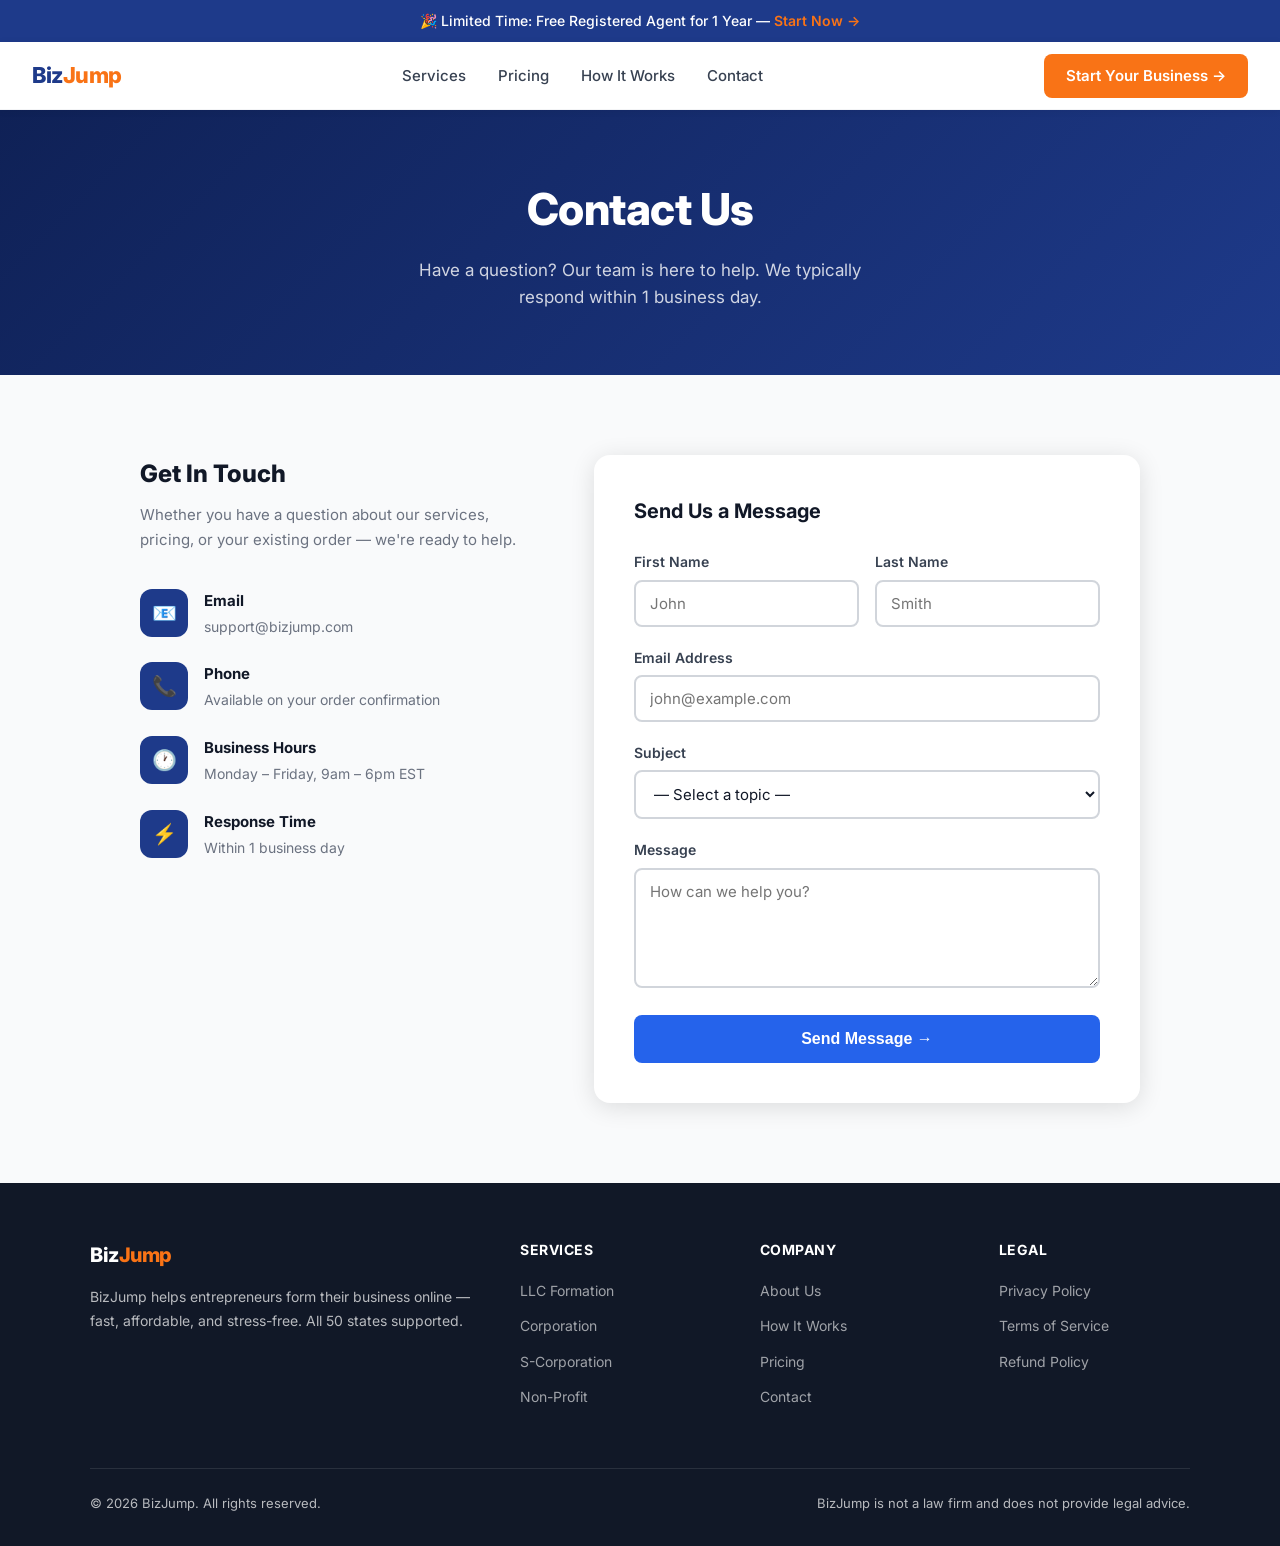
<file: contact.html>
<!DOCTYPE html>
<html lang="en">
<head>
<meta charset="UTF-8">
<meta name="viewport" content="width=device-width, initial-scale=1.0">
<title>Contact Us — BizJump</title>
<link href="https://fonts.googleapis.com/css2?family=Inter:wght@400;500;600;700;800&display=swap" rel="stylesheet">
<style>
  *, *::before, *::after { box-sizing: border-box; margin: 0; padding: 0; }
  :root {
    --blue:#1e3a8a; --blue-mid:#2563eb; --blue-lt:#eff6ff;
    --orange:#f97316; --orange-dk:#ea6c00;
    --gray-50:#f9fafb; --gray-100:#f3f4f6; --gray-300:#d1d5db;
    --gray-500:#6b7280; --gray-700:#374151; --gray-900:#111827;
    --white:#ffffff; --radius:8px; --shadow-md:0 4px 24px rgba(0,0,0,.12);
  }
  body { font-family:'Inter',sans-serif; color:var(--gray-900); background:var(--white); font-size:16px; line-height:1.6; }
  .ann-bar { background:var(--blue); color:#fff; text-align:center; padding:10px 16px; font-size:14px; font-weight:500; }
  .ann-bar a { color:var(--orange); text-decoration:none; font-weight:600; }
  nav { position:sticky; top:0; z-index:100; background:rgba(255,255,255,.95); backdrop-filter:blur(12px); border-bottom:1px solid var(--gray-100); padding:0 32px; display:flex; align-items:center; justify-content:space-between; height:68px; box-shadow:0 1px 8px rgba(0,0,0,.06); }
  .nav-logo { font-size:22px; font-weight:800; color:var(--blue); letter-spacing:-0.5px; text-decoration:none; }
  .nav-logo span { color:var(--orange); }
  .nav-links { display:flex; gap:32px; list-style:none; }
  .nav-links a { text-decoration:none; color:var(--gray-700); font-size:15px; font-weight:500; transition:color .2s; }
  .nav-links a:hover { color:var(--blue); }
  .nav-cta { background:var(--orange); color:#fff; border:none; border-radius:var(--radius); padding:10px 22px; font-size:15px; font-weight:600; cursor:pointer; transition:background .2s; text-decoration:none; }
  .nav-cta:hover { background:var(--orange-dk); }

  /* PAGE HERO */
  .page-hero { background:linear-gradient(135deg,#0f2156,#1e3a8a); color:#fff; padding:64px 32px; text-align:center; }
  .page-hero h1 { font-size:clamp(28px,4vw,44px); font-weight:800; margin-bottom:12px; letter-spacing:-0.5px; }
  .page-hero p { font-size:17px; color:rgba(255,255,255,.8); max-width:480px; margin:0 auto; }

  /* CONTACT SECTION */
  .contact-section { padding:80px 32px; background:var(--gray-50); }
  .contact-inner { max-width:1000px; margin:0 auto; display:grid; grid-template-columns:1fr 1.4fr; gap:64px; align-items:start; }

  /* INFO SIDE */
  .contact-info h2 { font-size:24px; font-weight:800; color:var(--gray-900); margin-bottom:8px; }
  .contact-info p { font-size:15px; color:var(--gray-500); margin-bottom:36px; line-height:1.7; }
  .info-items { display:flex; flex-direction:column; gap:24px; }
  .info-item { display:flex; gap:16px; align-items:flex-start; }
  .info-icon { width:48px; height:48px; border-radius:12px; background:var(--blue); color:#fff; display:flex; align-items:center; justify-content:center; font-size:20px; flex-shrink:0; }
  .info-item h4 { font-size:15px; font-weight:700; color:var(--gray-900); margin-bottom:2px; }
  .info-item p { font-size:14px; color:var(--gray-500); margin:0; }

  /* FORM SIDE */
  .contact-form { background:var(--white); border-radius:16px; padding:40px; box-shadow:var(--shadow-md); }
  .contact-form h3 { font-size:20px; font-weight:700; color:var(--gray-900); margin-bottom:24px; }
  .form-row { display:grid; grid-template-columns:1fr 1fr; gap:16px; }
  .form-group { margin-bottom:20px; }
  .form-group label { display:block; font-size:14px; font-weight:600; color:var(--gray-700); margin-bottom:6px; }
  .form-group input, .form-group select, .form-group textarea {
    width:100%; padding:12px 14px; border:2px solid var(--gray-300); border-radius:var(--radius);
    font-size:15px; font-family:'Inter',sans-serif; color:var(--gray-900); background:var(--white);
    transition:border-color .2s;
  }
  .form-group input:focus, .form-group select:focus, .form-group textarea:focus { outline:none; border-color:var(--blue-mid); }
  .form-group textarea { resize:vertical; min-height:120px; }
  .btn-submit { width:100%; background:var(--blue-mid); color:#fff; border:none; border-radius:var(--radius); padding:15px; font-size:16px; font-weight:700; cursor:pointer; transition:background .2s, transform .15s; }
  .btn-submit:hover { background:var(--blue); transform:translateY(-1px); }

  /* FOOTER */
  footer { background:var(--gray-900); color:rgba(255,255,255,.7); padding:56px 32px 32px; }
  .footer-grid { max-width:1100px; margin:0 auto; display:grid; grid-template-columns:2fr 1fr 1fr 1fr; gap:48px; margin-bottom:48px; }
  .footer-brand .nav-logo { color:#fff; font-size:20px; display:block; margin-bottom:14px; }
  .footer-brand p { font-size:14px; line-height:1.7; }
  .footer-col h4 { color:#fff; font-size:14px; font-weight:700; margin-bottom:16px; text-transform:uppercase; letter-spacing:.5px; }
  .footer-col ul { list-style:none; }
  .footer-col ul li { margin-bottom:10px; }
  .footer-col ul li a { color:rgba(255,255,255,.6); text-decoration:none; font-size:14px; transition:color .2s; }
  .footer-col ul li a:hover { color:#fff; }
  .footer-bottom { max-width:1100px; margin:0 auto; border-top:1px solid rgba(255,255,255,.1); padding-top:24px; display:flex; justify-content:space-between; align-items:center; flex-wrap:wrap; gap:12px; font-size:13px; }

  @media(max-width:768px) {
    nav { padding:0 16px; }
    .nav-links, .nav-cta { display:none; }
    .contact-inner { grid-template-columns:1fr; gap:32px; }
    .form-row { grid-template-columns:1fr; }
    .footer-grid { grid-template-columns:1fr; gap:32px; }
    .contact-form { padding:24px; }
  }
</style>
</head>
<body>

<div class="ann-bar">🎉 Limited Time: Free Registered Agent for 1 Year — <a href="#">Start Now →</a></div>
<nav>
  <a href="homepage-mockup.html" class="nav-logo">Biz<span>Jump</span></a>
  <ul class="nav-links">
    <li><a href="#">Services</a></li>
    <li><a href="#">Pricing</a></li>
    <li><a href="#">How It Works</a></li>
    <li><a href="contact.html">Contact</a></li>
  </ul>
  <a href="incorporate.html" class="nav-cta">Start Your Business →</a>
</nav>

<div class="page-hero">
  <h1>Contact Us</h1>
  <p>Have a question? Our team is here to help. We typically respond within 1 business day.</p>
</div>

<section class="contact-section">
  <div class="contact-inner">
    <div class="contact-info">
      <h2>Get In Touch</h2>
      <p>Whether you have a question about our services, pricing, or your existing order — we're ready to help.</p>
      <div class="info-items">
        <div class="info-item">
          <div class="info-icon">📧</div>
          <div>
            <h4>Email</h4>
            <p>support@bizjump.com</p>
          </div>
        </div>
        <div class="info-item">
          <div class="info-icon">📞</div>
          <div>
            <h4>Phone</h4>
            <p>Available on your order confirmation</p>
          </div>
        </div>
        <div class="info-item">
          <div class="info-icon">🕐</div>
          <div>
            <h4>Business Hours</h4>
            <p>Monday – Friday, 9am – 6pm EST</p>
          </div>
        </div>
        <div class="info-item">
          <div class="info-icon">⚡</div>
          <div>
            <h4>Response Time</h4>
            <p>Within 1 business day</p>
          </div>
        </div>
      </div>
    </div>

    <div class="contact-form">
      <h3>Send Us a Message</h3>
      <div class="form-row">
        <div class="form-group">
          <label>First Name</label>
          <input type="text" placeholder="John">
        </div>
        <div class="form-group">
          <label>Last Name</label>
          <input type="text" placeholder="Smith">
        </div>
      </div>
      <div class="form-group">
        <label>Email Address</label>
        <input type="email" placeholder="john@example.com">
      </div>
      <div class="form-group">
        <label>Subject</label>
        <select>
          <option>— Select a topic —</option>
          <option>Question about a service</option>
          <option>Existing order inquiry</option>
          <option>Billing question</option>
          <option>Technical issue</option>
          <option>Other</option>
        </select>
      </div>
      <div class="form-group">
        <label>Message</label>
        <textarea placeholder="How can we help you?"></textarea>
      </div>
      <button class="btn-submit">Send Message →</button>
    </div>
  </div>
</section>

<footer>
  <div class="footer-grid">
    <div class="footer-brand">
      <a href="homepage-mockup.html" class="nav-logo">Biz<span style="color:#f97316">Jump</span></a>
      <p>BizJump helps entrepreneurs form their business online — fast, affordable, and stress-free. All 50 states supported.</p>
    </div>
    <div class="footer-col"><h4>Services</h4><ul><li><a href="#">LLC Formation</a></li><li><a href="#">Corporation</a></li><li><a href="#">S-Corporation</a></li><li><a href="#">Non-Profit</a></li></ul></div>
    <div class="footer-col"><h4>Company</h4><ul><li><a href="#">About Us</a></li><li><a href="#">How It Works</a></li><li><a href="#">Pricing</a></li><li><a href="contact.html">Contact</a></li></ul></div>
    <div class="footer-col"><h4>Legal</h4><ul><li><a href="privacy-policy.html">Privacy Policy</a></li><li><a href="terms-of-service.html">Terms of Service</a></li><li><a href="refund-policy.html">Refund Policy</a></li></ul></div>
  </div>
  <div class="footer-bottom">
    <span>© 2026 BizJump. All rights reserved.</span>
    <span>BizJump is not a law firm and does not provide legal advice.</span>
  </div>
</footer>

</body>
</html>
</file>
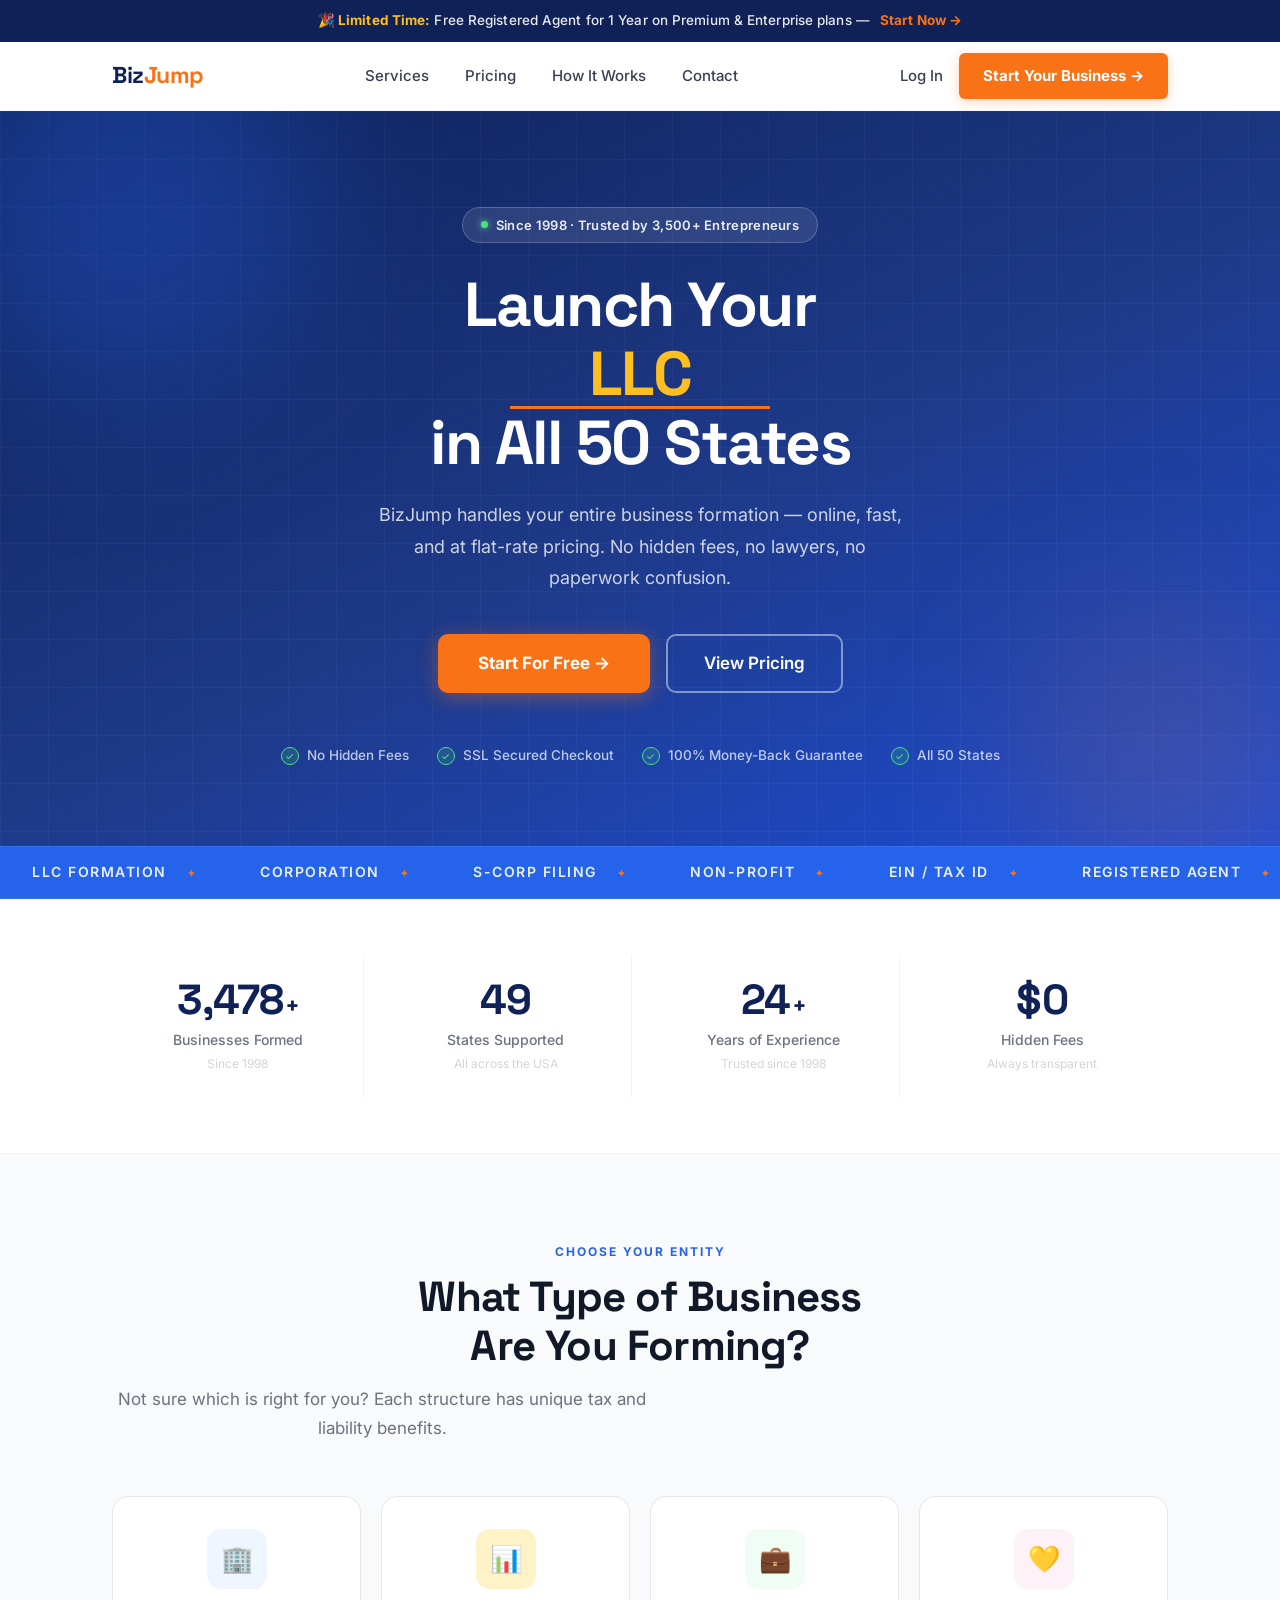
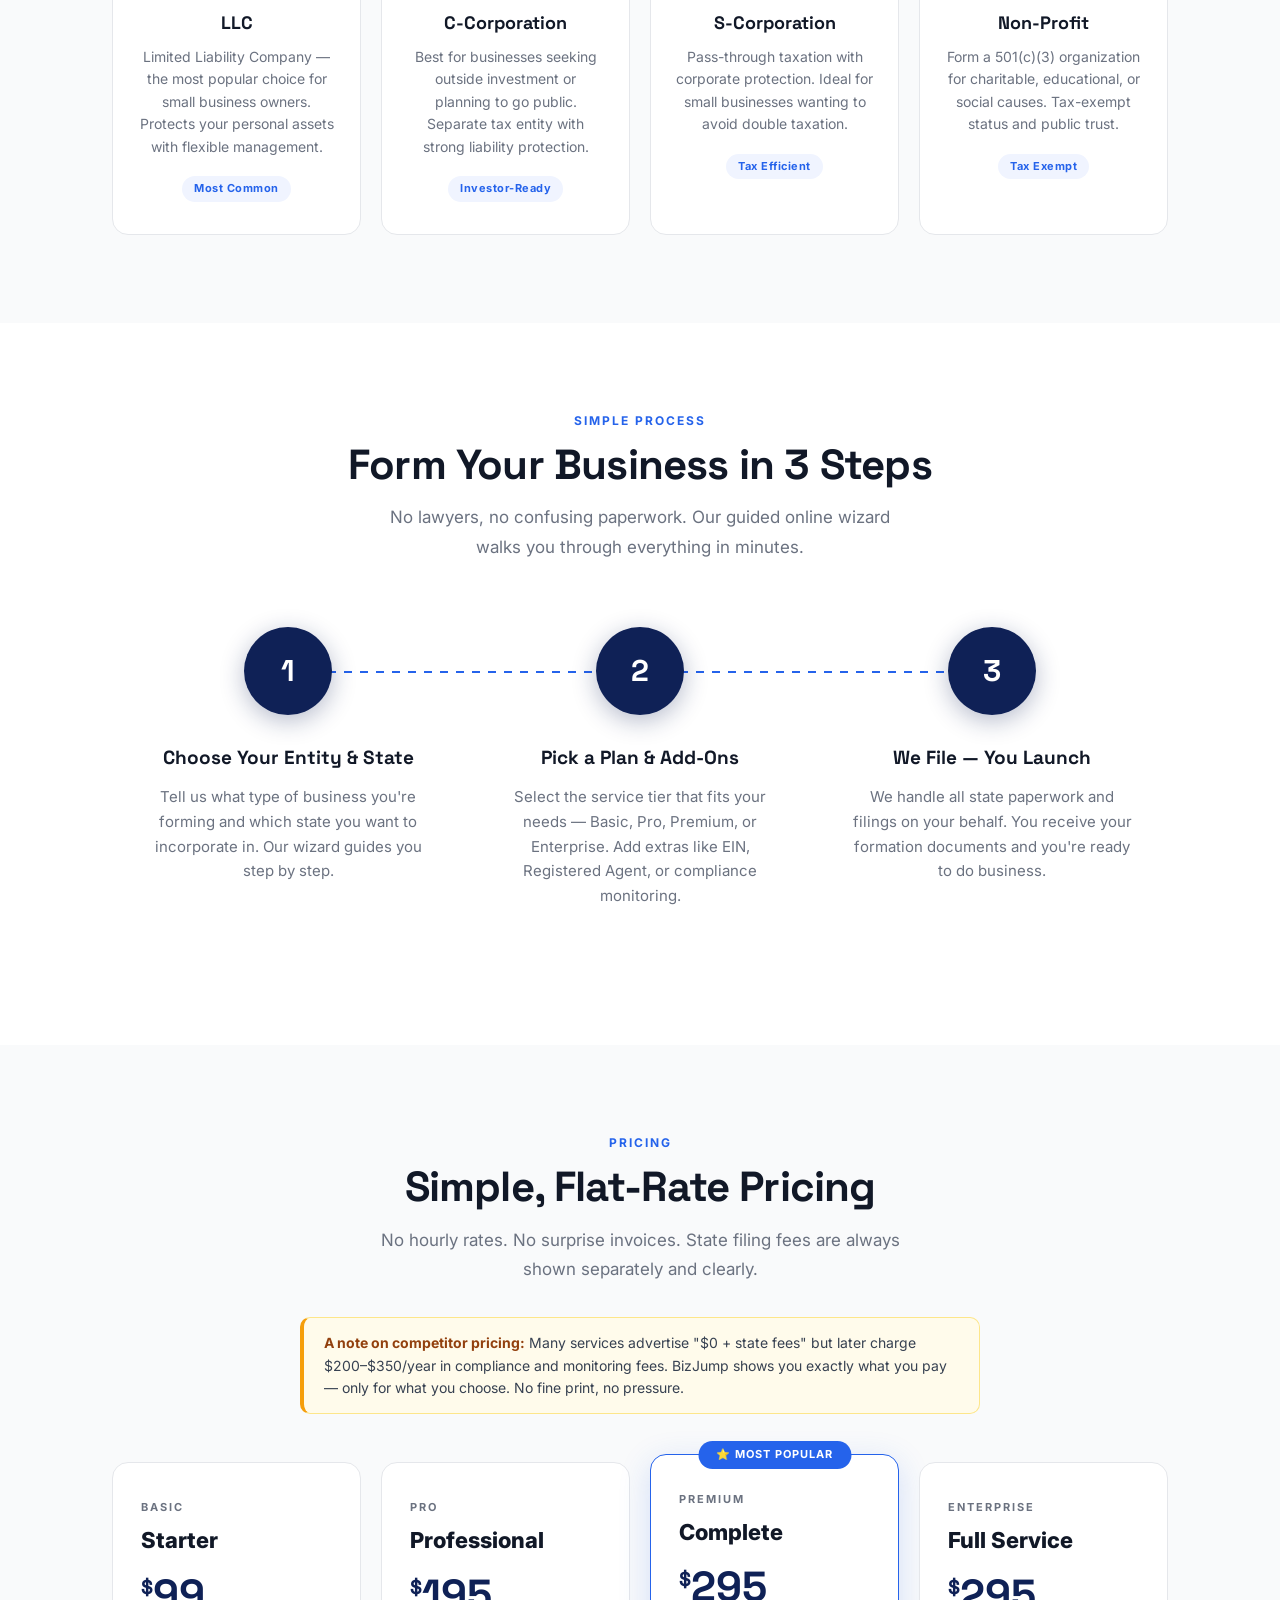
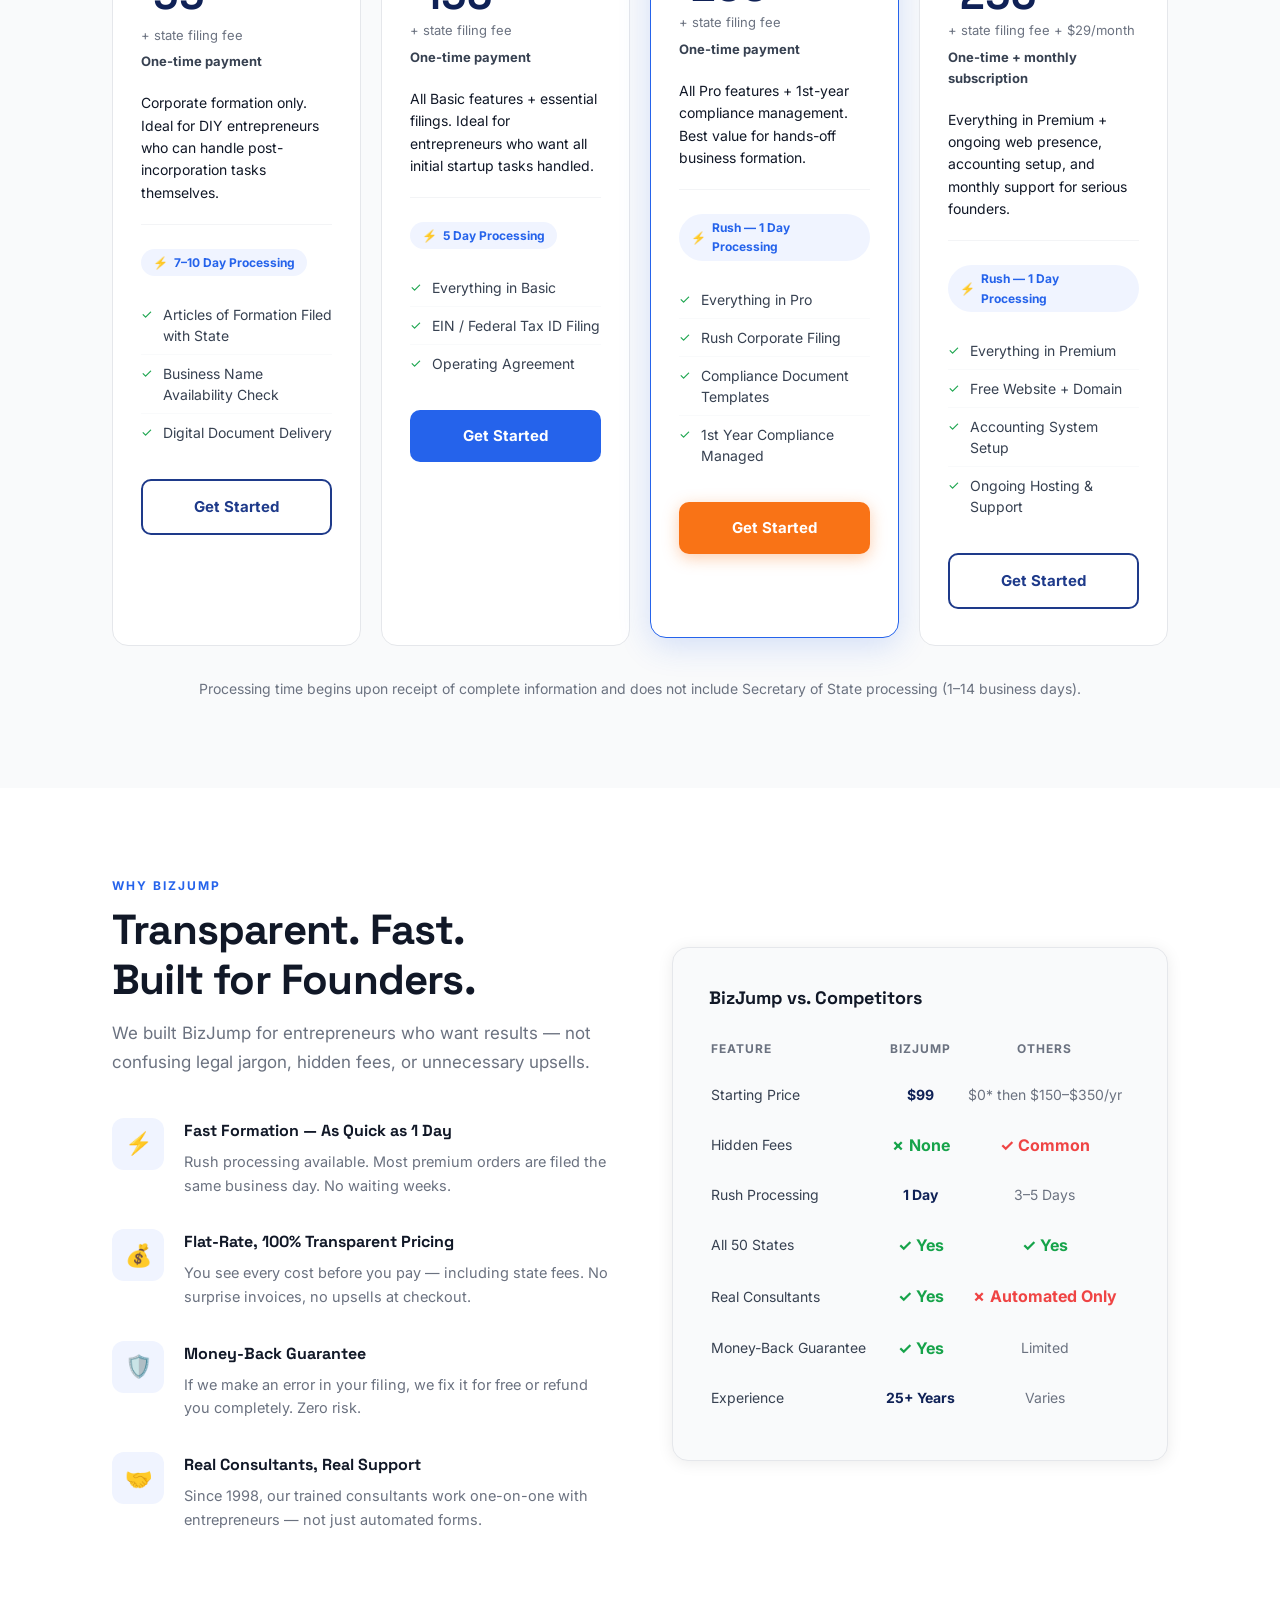
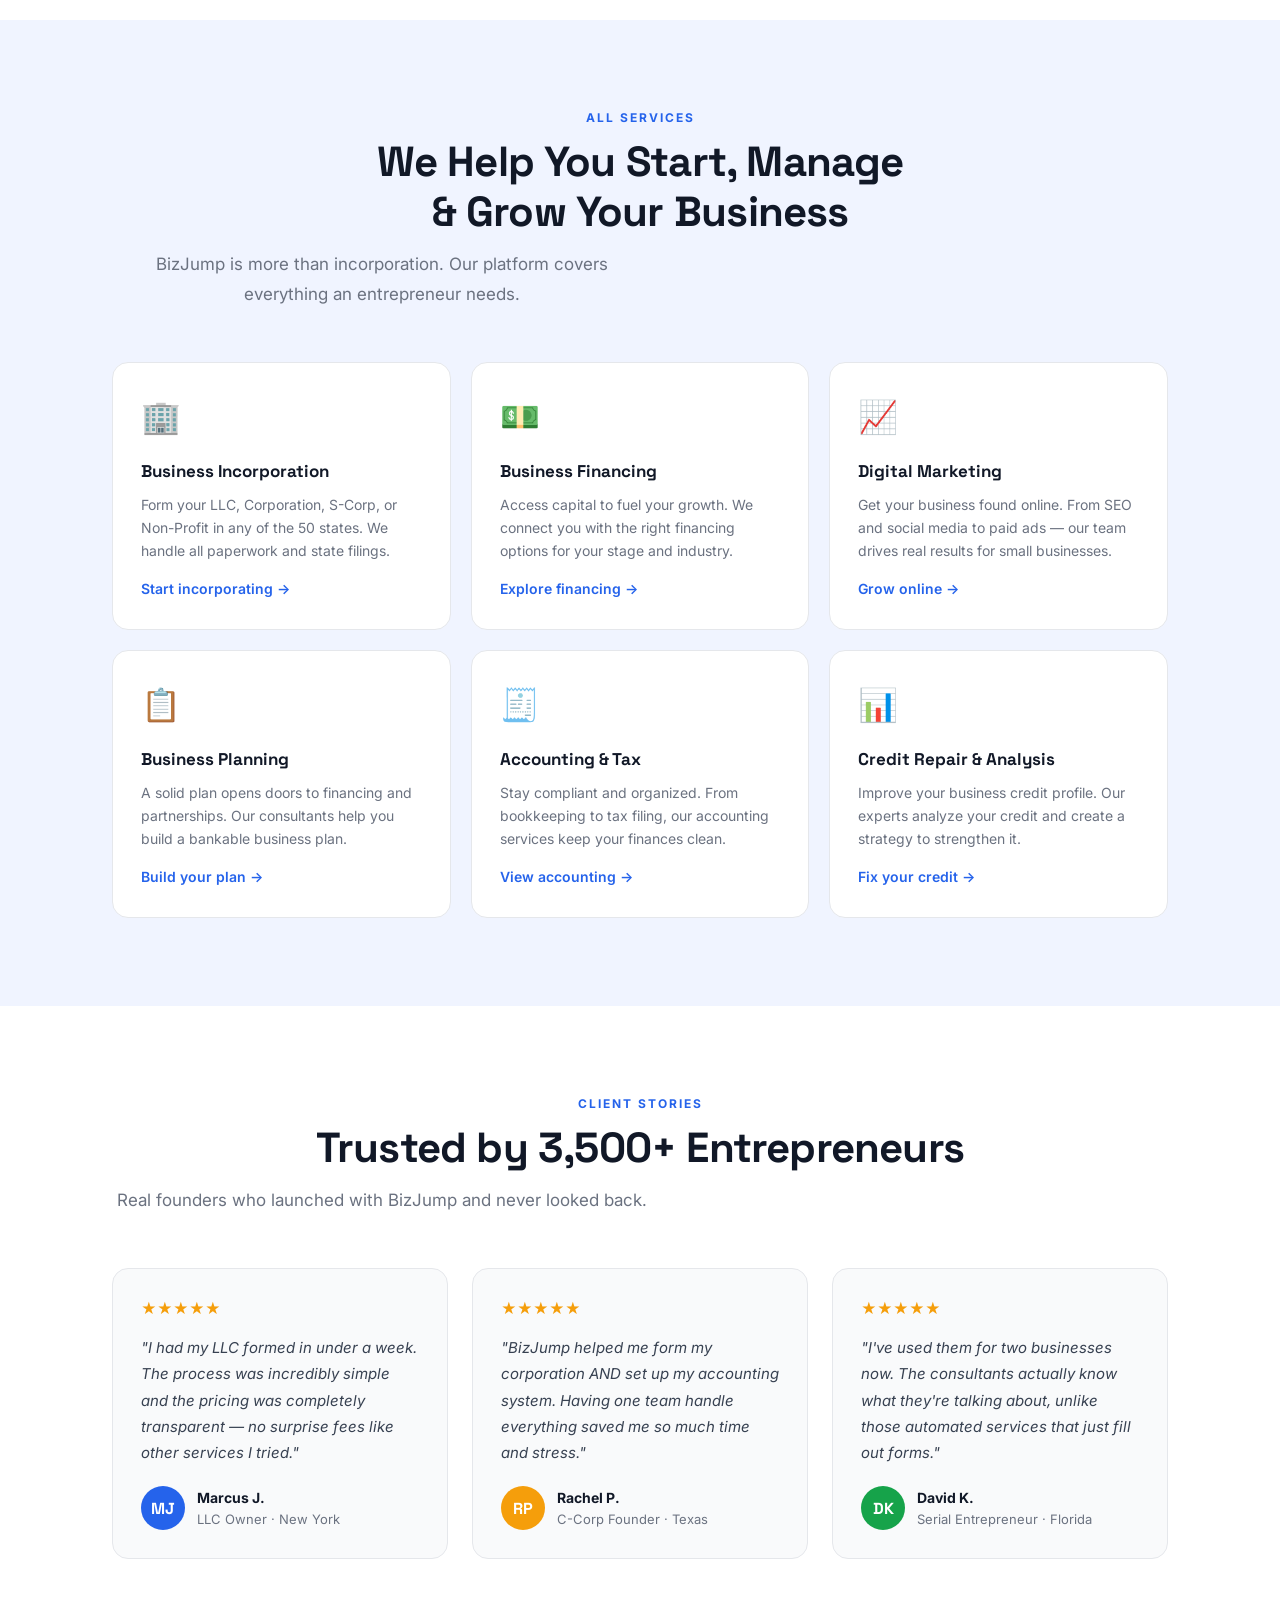
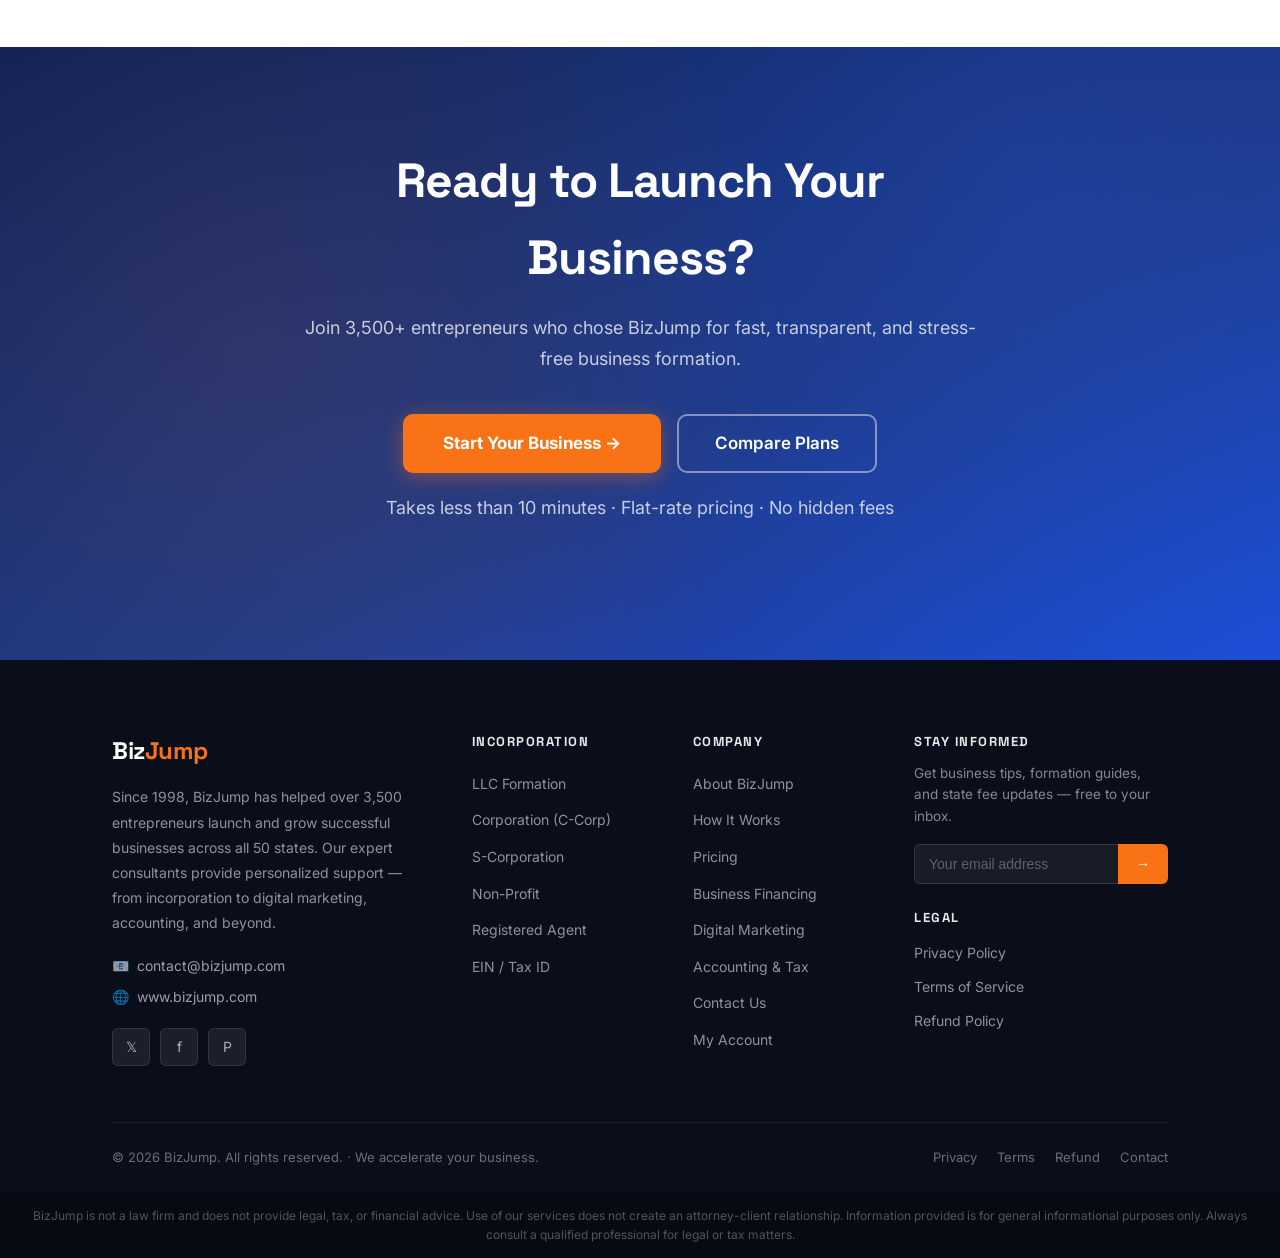
<file: homepage-mockup-v2.html>
<!DOCTYPE html>
<html lang="en">
<head>
<meta charset="UTF-8">
<meta name="viewport" content="width=device-width, initial-scale=1.0">
<title>BizJump — Launch Your Business Online | Incorporation in All 50 States</title>
<link rel="preconnect" href="https://fonts.googleapis.com">
<link href="https://fonts.googleapis.com/css2?family=Space+Grotesk:wght@400;500;600;700;800&family=Inter:wght@400;500;600&display=swap" rel="stylesheet">
<style>
/* ════════════════════════════════════════════════════
   TOKENS
════════════════════════════════════════════════════ */
:root {
  --navy:      #0f2156;
  --blue:      #1e3a8a;
  --blue-mid:  #2563eb;
  --blue-lt:   #eff6ff;
  --blue-xlt:  #f0f4ff;
  --orange:    #f97316;
  --orange-dk: #ea6c00;
  --green:     #16a34a;
  --red:       #ef4444;
  --gray-50:   #f9fafb;
  --gray-100:  #f3f4f6;
  --gray-200:  #e5e7eb;
  --gray-300:  #d1d5db;
  --gray-500:  #6b7280;
  --gray-700:  #374151;
  --gray-900:  #111827;
  --white:     #ffffff;
  --radius-sm: 6px;
  --radius:    10px;
  --radius-lg: 16px;
  --shadow-sm: 0 1px 4px rgba(0,0,0,.06);
  --shadow:    0 2px 16px rgba(0,0,0,.08);
  --shadow-md: 0 6px 32px rgba(0,0,0,.12);
  --shadow-blue: 0 8px 32px rgba(37,99,235,.18);
}

/* ════════════════════════════════════════════════════
   RESET & BASE
════════════════════════════════════════════════════ */
*, *::before, *::after { box-sizing: border-box; margin: 0; padding: 0; }
html { scroll-behavior: smooth; }
body {
  font-family: 'Inter', sans-serif;
  color: var(--gray-900);
  background: var(--white);
  font-size: 16px;
  line-height: 1.6;
  overflow-x: hidden;
}
h1,h2,h3,h4,h5 { font-family: 'Space Grotesk', sans-serif; }
a { text-decoration: none; }
img { max-width: 100%; display: block; }

/* ════════════════════════════════════════════════════
   SHARED UTILITIES
════════════════════════════════════════════════════ */
.container { max-width: 1120px; margin: 0 auto; padding: 0 32px; }
.section    { padding: 88px 0; }
.section-label {
  font-size: 12px; font-weight: 700; letter-spacing: 2px;
  text-transform: uppercase; color: var(--blue-mid);
  margin-bottom: 10px; display: block;
}
.section-title {
  font-size: clamp(28px, 3.5vw, 42px);
  font-weight: 800; color: var(--gray-900);
  line-height: 1.18; letter-spacing: -0.8px;
  margin-bottom: 14px;
}
.section-sub {
  font-size: 17px; color: var(--gray-500);
  line-height: 1.75; max-width: 540px;
}
.text-center { text-align: center; }
.text-center .section-sub { margin: 0 auto; }

/* Scroll-reveal utility */
.reveal {
  opacity: 0;
  transform: translateY(28px);
  transition: opacity .55s ease, transform .55s ease;
}
.reveal.visible { opacity: 1; transform: none; }
.reveal-delay-1 { transition-delay: .1s; }
.reveal-delay-2 { transition-delay: .2s; }
.reveal-delay-3 { transition-delay: .3s; }
.reveal-delay-4 { transition-delay: .4s; }

/* ════════════════════════════════════════════════════
   ANNOUNCEMENT BAR
════════════════════════════════════════════════════ */
.ann-bar {
  background: var(--navy);
  color: rgba(255,255,255,.9);
  text-align: center;
  padding: 10px 16px;
  font-size: 13.5px;
  font-weight: 500;
  letter-spacing: .1px;
}
.ann-bar strong { color: #fbbf24; }
.ann-bar a { color: var(--orange); font-weight: 700; margin-left: 6px; }
.ann-bar a:hover { text-decoration: underline; }

/* ════════════════════════════════════════════════════
   NAVIGATION
════════════════════════════════════════════════════ */
.nav {
  position: sticky; top: 0; z-index: 200;
  background: rgba(255,255,255,.95);
  backdrop-filter: blur(14px);
  -webkit-backdrop-filter: blur(14px);
  border-bottom: 1px solid var(--gray-100);
  transition: box-shadow .3s;
}
.nav.scrolled { box-shadow: 0 2px 20px rgba(0,0,0,.08); }
.nav-inner {
  display: flex; align-items: center;
  justify-content: space-between;
  height: 68px;
}
.nav-logo {
  font-family: 'Space Grotesk', sans-serif;
  font-size: 23px; font-weight: 800;
  color: var(--navy); letter-spacing: -0.5px;
}
.nav-logo span { color: var(--orange); }
.nav-links {
  display: flex; gap: 36px; list-style: none;
}
.nav-links a {
  color: var(--gray-700); font-size: 15px; font-weight: 500;
  transition: color .2s;
}
.nav-links a:hover { color: var(--blue); }
.nav-right { display: flex; align-items: center; gap: 16px; }
.nav-login {
  color: var(--gray-700); font-size: 15px; font-weight: 500;
  transition: color .2s; cursor: pointer;
}
.nav-login:hover { color: var(--blue); }
.btn-primary {
  background: var(--orange);
  color: #fff;
  padding: 11px 24px;
  border-radius: var(--radius-sm);
  font-size: 15px; font-weight: 700;
  display: inline-block;
  transition: background .2s, transform .15s, box-shadow .2s;
  cursor: pointer;
  border: none;
  box-shadow: 0 3px 12px rgba(249,115,22,.3);
}
.btn-primary:hover {
  background: var(--orange-dk);
  transform: translateY(-1px);
  box-shadow: 0 6px 20px rgba(249,115,22,.4);
}
.btn-lg {
  padding: 16px 40px;
  font-size: 17px;
  border-radius: var(--radius);
  box-shadow: 0 4px 20px rgba(249,115,22,.4);
}
.btn-outline-white {
  background: transparent;
  border: 2px solid rgba(255,255,255,.45);
  color: #fff; padding: 14px 36px;
  border-radius: var(--radius);
  font-size: 17px; font-weight: 600;
  display: inline-block;
  transition: background .2s, border-color .2s;
  cursor: pointer;
}
.btn-outline-white:hover {
  border-color: #fff;
  background: rgba(255,255,255,.1);
}
.btn-outline-navy {
  background: transparent;
  border: 2px solid var(--blue);
  color: var(--blue); padding: 13px 28px;
  border-radius: var(--radius);
  font-size: 15px; font-weight: 600;
  display: inline-block;
  transition: background .2s, color .2s;
  cursor: pointer;
}
.btn-outline-navy:hover { background: var(--blue); color: #fff; }
.btn-blue {
  background: var(--blue-mid);
  color: #fff; padding: 13px 28px;
  border-radius: var(--radius);
  font-size: 15px; font-weight: 600;
  display: inline-block;
  transition: background .2s;
  cursor: pointer;
  border: none;
}
.btn-blue:hover { background: var(--blue); }

/* Hamburger (mobile) */
.nav-toggle { display: none; flex-direction: column; gap: 5px; cursor: pointer; padding: 4px; }
.nav-toggle span { width: 22px; height: 2px; background: var(--gray-700); border-radius: 2px; transition: .2s; }
.mobile-menu {
  display: none;
  position: fixed; inset: 0; top: 68px; z-index: 199;
  background: rgba(255,255,255,.98);
  padding: 32px;
  flex-direction: column; gap: 24px;
}
.mobile-menu.open { display: flex; }
.mobile-menu a {
  color: var(--gray-900); font-size: 20px; font-weight: 600;
  padding: 12px 0; border-bottom: 1px solid var(--gray-100);
}

/* ════════════════════════════════════════════════════
   HERO
════════════════════════════════════════════════════ */
.hero {
  background: linear-gradient(155deg, var(--navy) 0%, #1e3a8a 55%, #1d4ed8 100%);
  color: #fff;
  padding: 96px 0 80px;
  text-align: center;
  position: relative;
  overflow: hidden;
}
/* subtle grid pattern */
.hero::before {
  content: '';
  position: absolute; inset: 0;
  background-image:
    linear-gradient(rgba(255,255,255,.03) 1px, transparent 1px),
    linear-gradient(90deg, rgba(255,255,255,.03) 1px, transparent 1px);
  background-size: 48px 48px;
}
/* glow orbs */
.hero-orb {
  position: absolute; border-radius: 50%;
  filter: blur(80px); pointer-events: none;
}
.hero-orb-1 {
  width: 400px; height: 400px;
  background: rgba(37,99,235,.35);
  top: -120px; left: -80px;
}
.hero-orb-2 {
  width: 300px; height: 300px;
  background: rgba(249,115,22,.15);
  bottom: -60px; right: -40px;
}
.hero-inner { position: relative; z-index: 1; }
.hero-badge {
  display: inline-flex; align-items: center; gap: 8px;
  background: rgba(255,255,255,.1);
  border: 1px solid rgba(255,255,255,.18);
  color: rgba(255,255,255,.9);
  font-size: 13px; font-weight: 600;
  padding: 7px 18px; border-radius: 100px;
  margin-bottom: 28px; letter-spacing: .3px;
}
.hero-badge .dot {
  width: 7px; height: 7px; border-radius: 50%;
  background: #4ade80;
  box-shadow: 0 0 6px #4ade80;
  animation: blink 1.8s ease-in-out infinite;
}
@keyframes blink { 0%,100%{opacity:1} 50%{opacity:.3} }

.hero h1 {
  font-size: clamp(36px, 5.5vw, 62px);
  font-weight: 800; line-height: 1.1;
  letter-spacing: -1.5px; margin-bottom: 22px;
}
.hero h1 .static { display: block; }
.hero h1 .cycle-wrap {
  display: inline-block; overflow: hidden;
  vertical-align: bottom; height: 1.12em;
  min-width: 260px;
  border-bottom: 3px solid var(--orange);
}
.cycle-word {
  display: block; color: #fbbf24;
  font-weight: 800;
}
.cycle-word.tc-enter { animation: tcEnter .5s cubic-bezier(.22,1,.36,1) forwards; }
.cycle-word.tc-exit  { animation: tcExit  .4s cubic-bezier(.55,0,1,.45) forwards; }
@keyframes tcEnter { from{opacity:0;transform:translateY(24px) skewY(4deg)} to{opacity:1;transform:none} }
@keyframes tcExit  { from{opacity:1;transform:none} to{opacity:0;transform:translateY(-24px) skewY(-4deg)} }

.hero-sub {
  font-size: 18px; color: rgba(255,255,255,.78);
  max-width: 540px; margin: 0 auto 40px; line-height: 1.75;
}
.hero-btns { display: flex; gap: 16px; justify-content: center; flex-wrap: wrap; margin-bottom: 52px; }
.hero-trust {
  display: flex; gap: 28px; justify-content: center;
  flex-wrap: wrap;
}
.trust-item {
  display: flex; align-items: center; gap: 8px;
  font-size: 13.5px; color: rgba(255,255,255,.72); font-weight: 500;
}
.trust-item .check {
  width: 18px; height: 18px; border-radius: 50%;
  background: rgba(74,222,128,.15); border: 1px solid #4ade80;
  display: flex; align-items: center; justify-content: center;
  flex-shrink: 0; font-size: 10px; color: #4ade80;
}

/* ════════════════════════════════════════════════════
   TICKER / MARQUEE
════════════════════════════════════════════════════ */
.ticker {
  background: var(--blue-mid);
  padding: 14px 0; overflow: hidden;
  border-top: 1px solid rgba(255,255,255,.08);
  border-bottom: 1px solid rgba(255,255,255,.08);
}
.ticker-track {
  display: flex; gap: 0;
  animation: tickerScroll 28s linear infinite;
  white-space: nowrap;
  width: max-content;
}
.ticker-track:hover { animation-play-state: paused; }
.ticker-item {
  display: flex; align-items: center; gap: 20px;
  padding: 0 32px;
  font-size: 14px; font-weight: 600;
  color: rgba(255,255,255,.9);
  text-transform: uppercase; letter-spacing: 1.5px;
  flex-shrink: 0;
}
.ticker-item::after {
  content: '✦';
  color: var(--orange); font-size: 10px;
}
@keyframes tickerScroll {
  0%   { transform: translateX(0); }
  100% { transform: translateX(-50%); }
}

/* ════════════════════════════════════════════════════
   STATS STRIP
════════════════════════════════════════════════════ */
.stats {
  padding: 56px 0;
  background: var(--white);
  border-bottom: 1px solid var(--gray-100);
}
.stats-grid {
  display: grid; grid-template-columns: repeat(4, 1fr);
  gap: 16px; text-align: center;
}
.stat-item {
  padding: 24px 16px;
  border-right: 1px solid var(--gray-100);
}
.stat-item:last-child { border-right: none; }
.stat-num {
  font-family: 'Space Grotesk', sans-serif;
  font-size: 42px; font-weight: 800;
  color: var(--navy); line-height: 1;
  letter-spacing: -1px;
  display: flex; align-items: flex-end; justify-content: center; gap: 2px;
}
.stat-num .suffix { font-size: 24px; margin-bottom: 3px; }
.stat-label { font-size: 14px; color: var(--gray-500); margin-top: 8px; font-weight: 500; }
.stat-sub { font-size: 12px; color: var(--gray-300); margin-top: 3px; }

/* ════════════════════════════════════════════════════
   ENTITY TYPES
════════════════════════════════════════════════════ */
.entities { background: var(--gray-50); }
.entities-header { text-align: center; margin-bottom: 52px; }
.entities-grid {
  display: grid; grid-template-columns: repeat(4, 1fr);
  gap: 20px;
}
.entity-card {
  background: var(--white);
  border: 1px solid var(--gray-200);
  border-radius: var(--radius-lg);
  padding: 32px 24px;
  text-align: center;
  cursor: pointer;
  transition: box-shadow .25s, transform .25s, border-color .25s;
  position: relative; overflow: hidden;
}
.entity-card::before {
  content: '';
  position: absolute; top: 0; left: 0; right: 0;
  height: 3px;
  background: var(--blue-mid);
  transform: scaleX(0);
  transition: transform .3s;
}
.entity-card:hover::before { transform: scaleX(1); }
.entity-card:hover {
  box-shadow: var(--shadow-md);
  transform: translateY(-5px);
  border-color: var(--blue-mid);
}
.entity-icon {
  width: 60px; height: 60px; border-radius: 14px;
  margin: 0 auto 20px;
  display: flex; align-items: center; justify-content: center;
  font-size: 26px;
}
.entity-card:nth-child(1) .entity-icon { background: #eff6ff; }
.entity-card:nth-child(2) .entity-icon { background: #fef3c7; }
.entity-card:nth-child(3) .entity-icon { background: #f0fdf4; }
.entity-card:nth-child(4) .entity-icon { background: #fdf2f8; }
.entity-card h3 {
  font-size: 18px; font-weight: 700; color: var(--gray-900);
  margin-bottom: 8px;
}
.entity-card p { font-size: 14px; color: var(--gray-500); line-height: 1.6; margin-bottom: 16px; }
.entity-tag {
  display: inline-block;
  background: var(--blue-xlt); color: var(--blue-mid);
  font-size: 11px; font-weight: 700;
  padding: 4px 12px; border-radius: 100px;
  letter-spacing: .5px;
}

/* ════════════════════════════════════════════════════
   HOW IT WORKS
════════════════════════════════════════════════════ */
.hiw { background: var(--white); }
.hiw-header { text-align: center; margin-bottom: 64px; }
.hiw-header .section-sub { margin: 0 auto; }
.hiw-steps {
  display: grid; grid-template-columns: repeat(3, 1fr);
  gap: 0; position: relative;
  counter-reset: step;
}
.hiw-connector {
  position: absolute; top: 44px;
  left: calc(33.33% / 2 + 24px); right: calc(33.33% / 2 + 24px);
  height: 2px;
  background: repeating-linear-gradient(90deg, var(--blue-mid) 0, var(--blue-mid) 8px, transparent 8px, transparent 16px);
}
.step-card {
  display: flex; flex-direction: column; align-items: center;
  text-align: center; padding: 0 32px 48px;
  position: relative;
}
.step-num {
  width: 88px; height: 88px; border-radius: 50%;
  background: var(--navy); color: #fff;
  font-family: 'Space Grotesk', sans-serif;
  font-size: 30px; font-weight: 800;
  display: flex; align-items: center; justify-content: center;
  margin-bottom: 28px; flex-shrink: 0;
  position: relative; z-index: 1;
  box-shadow: 0 6px 24px rgba(15,33,86,.3);
  transition: transform .3s, box-shadow .3s;
}
.step-card:hover .step-num {
  transform: scale(1.08);
  box-shadow: 0 10px 36px rgba(15,33,86,.4);
}
.step-card h3 {
  font-size: 19px; font-weight: 700; color: var(--gray-900);
  margin-bottom: 12px;
}
.step-card p { font-size: 15px; color: var(--gray-500); line-height: 1.65; }

/* ════════════════════════════════════════════════════
   PRICING
════════════════════════════════════════════════════ */
.pricing { background: var(--gray-50); }
.pricing-header { text-align: center; margin-bottom: 16px; }
.pricing-header .section-sub { margin: 0 auto 32px; }
.pricing-notice {
  max-width: 680px; margin: 0 auto 48px;
  background: #fffbeb;
  border: 1px solid #fde68a;
  border-left: 4px solid #f59e0b;
  border-radius: var(--radius);
  padding: 14px 20px;
  font-size: 14px; color: var(--gray-700); line-height: 1.6;
}
.pricing-notice strong { color: #92400e; }
.pricing-grid {
  display: grid; grid-template-columns: repeat(4, 1fr);
  gap: 20px;
}
.plan-card {
  background: var(--white);
  border: 1.5px solid var(--gray-200);
  border-radius: var(--radius-lg);
  padding: 36px 28px;
  position: relative;
  transition: box-shadow .3s, transform .3s, border-color .3s;
}
.plan-card:hover {
  box-shadow: var(--shadow-md);
  transform: translateY(-6px);
}
.plan-card.featured {
  border-color: var(--blue-mid);
  box-shadow: var(--shadow-blue);
  transform: translateY(-8px);
}
.plan-card.featured:hover { transform: translateY(-12px); }
.featured-badge {
  position: absolute; top: -14px; left: 50%; transform: translateX(-50%);
  background: var(--blue-mid); color: #fff;
  font-size: 11px; font-weight: 700; letter-spacing: 1px;
  padding: 5px 18px; border-radius: 100px; white-space: nowrap;
  text-transform: uppercase;
}
.plan-tier {
  font-size: 11px; font-weight: 700; text-transform: uppercase;
  letter-spacing: 2px; color: var(--gray-500); margin-bottom: 6px;
}
.plan-name { font-size: 22px; font-weight: 800; color: var(--gray-900); margin-bottom: 4px; }
.plan-price {
  font-family: 'Space Grotesk', sans-serif;
  font-size: 42px; font-weight: 800;
  color: var(--navy); line-height: 1;
  margin: 16px 0 4px;
}
.plan-price sup { font-size: 20px; vertical-align: super; }
.plan-price sub { font-size: 15px; color: var(--gray-500); font-weight: 500; }
.plan-state-fee {
  font-size: 13px; color: var(--gray-500); margin-bottom: 6px;
}
.plan-billing {
  font-size: 13px; color: var(--gray-500); margin-bottom: 20px;
}
.plan-billing strong { color: var(--gray-700); }
.plan-desc {
  font-size: 14px; color: var(--gray-600);
  line-height: 1.6; margin-bottom: 24px;
  padding-bottom: 20px; border-bottom: 1px solid var(--gray-100);
  min-height: 64px;
}
.plan-time {
  display: inline-flex; align-items: center; gap: 6px;
  background: var(--blue-xlt); color: var(--blue-mid);
  font-size: 12px; font-weight: 700;
  padding: 4px 12px; border-radius: 100px; margin-bottom: 20px;
}
.plan-time::before { content: '⚡'; }
.plan-features { list-style: none; margin-bottom: 28px; }
.plan-features li {
  display: flex; align-items: flex-start; gap: 10px;
  font-size: 14px; color: var(--gray-700);
  padding: 8px 0; border-bottom: 1px solid var(--gray-50);
  line-height: 1.5;
}
.plan-features li:last-child { border-bottom: none; }
.plan-features li .check-icon { color: var(--green); font-size: 13px; flex-shrink: 0; margin-top: 1px; }
.plan-btn {
  display: block; text-align: center; width: 100%;
  padding: 14px; border-radius: var(--radius);
  font-size: 15px; font-weight: 700;
  cursor: pointer; border: none;
  transition: all .2s;
}
.plan-btn-blue { background: var(--blue-mid); color: #fff; }
.plan-btn-blue:hover { background: var(--blue); }
.plan-btn-orange { background: var(--orange); color: #fff; box-shadow: 0 4px 16px rgba(249,115,22,.35); }
.plan-btn-orange:hover { background: var(--orange-dk); }
.plan-btn-outline { background: transparent; border: 2px solid var(--blue); color: var(--blue); }
.plan-btn-outline:hover { background: var(--blue); color: #fff; }
.pricing-footer {
  text-align: center; margin-top: 32px;
  font-size: 14px; color: var(--gray-500);
}

/* ════════════════════════════════════════════════════
   WHY BIZJUMP
════════════════════════════════════════════════════ */
.why { background: var(--white); }
.why-grid {
  display: grid; grid-template-columns: 1fr 1fr;
  gap: 64px; align-items: center;
}
.why-features { display: flex; flex-direction: column; gap: 32px; }
.feature-item { display: flex; gap: 20px; align-items: flex-start; }
.feature-icon {
  width: 52px; height: 52px; border-radius: 12px;
  background: var(--blue-xlt);
  display: flex; align-items: center; justify-content: center;
  flex-shrink: 0; font-size: 22px;
  transition: transform .3s;
}
.feature-item:hover .feature-icon { transform: scale(1.1) rotate(-4deg); }
.feature-text h4 { font-size: 16px; font-weight: 700; color: var(--gray-900); margin-bottom: 6px; }
.feature-text p { font-size: 14.5px; color: var(--gray-500); line-height: 1.65; }

.compare-card {
  background: var(--gray-50);
  border: 1.5px solid var(--gray-200);
  border-radius: var(--radius-lg);
  padding: 36px;
  box-shadow: var(--shadow);
}
.compare-card h3 {
  font-size: 18px; font-weight: 700; color: var(--gray-900);
  margin-bottom: 24px;
}
.compare-table { width: 100%; }
.compare-table thead th {
  font-size: 12px; font-weight: 700; text-transform: uppercase;
  letter-spacing: 1px; color: var(--gray-500);
  padding: 0 0 12px; text-align: left;
}
.compare-table thead th:not(:first-child) { text-align: center; }
.compare-table tbody tr { border-top: 1px solid var(--gray-200); }
.compare-table td {
  padding: 12px 0; font-size: 14px;
  color: var(--gray-700);
}
.compare-table td:not(:first-child) { text-align: center; }
.yes { color: var(--green); font-weight: 700; font-size: 16px; }
.no  { color: var(--red);   font-weight: 700; font-size: 16px; }
.val-biz { font-weight: 700; color: var(--navy); font-size: 14px; }
.val-comp { color: var(--gray-500); font-size: 14px; }

/* ════════════════════════════════════════════════════
   SERVICES BEYOND INCORPORATION
════════════════════════════════════════════════════ */
.services { background: var(--blue-xlt); }
.services-header { text-align: center; margin-bottom: 52px; }
.services-grid {
  display: grid; grid-template-columns: repeat(3, 1fr);
  gap: 20px;
}
.service-card {
  background: var(--white);
  border: 1.5px solid var(--gray-200);
  border-radius: var(--radius-lg);
  padding: 28px;
  transition: box-shadow .25s, transform .25s;
  cursor: pointer;
}
.service-card:hover {
  box-shadow: var(--shadow-md);
  transform: translateY(-4px);
}
.service-icon {
  font-size: 32px; margin-bottom: 16px;
  display: block;
}
.service-card h4 { font-size: 17px; font-weight: 700; color: var(--gray-900); margin-bottom: 8px; }
.service-card p { font-size: 14px; color: var(--gray-500); line-height: 1.65; margin-bottom: 16px; }
.service-link {
  font-size: 14px; font-weight: 600; color: var(--blue-mid);
  display: flex; align-items: center; gap: 4px;
}
.service-link:hover { color: var(--blue); }

/* ════════════════════════════════════════════════════
   TESTIMONIALS
════════════════════════════════════════════════════ */
.testimonials { background: var(--white); }
.test-header { text-align: center; margin-bottom: 52px; }
.test-grid {
  display: grid; grid-template-columns: repeat(3, 1fr);
  gap: 24px;
}
.test-card {
  background: var(--gray-50);
  border: 1.5px solid var(--gray-200);
  border-radius: var(--radius-lg);
  padding: 28px;
  transition: box-shadow .25s, transform .25s;
}
.test-card:hover { box-shadow: var(--shadow-md); transform: translateY(-4px); }
.test-stars { color: #f59e0b; font-size: 15px; margin-bottom: 14px; }
.test-text {
  font-size: 15px; color: var(--gray-700); line-height: 1.75;
  margin-bottom: 20px; font-style: italic;
}
.test-author { display: flex; align-items: center; gap: 12px; }
.test-avatar {
  width: 44px; height: 44px; border-radius: 50%;
  background: var(--blue-mid); color: #fff;
  display: flex; align-items: center; justify-content: center;
  font-family: 'Space Grotesk', sans-serif;
  font-size: 16px; font-weight: 700;
}
.test-name { font-size: 14px; font-weight: 700; color: var(--gray-900); }
.test-role { font-size: 13px; color: var(--gray-500); }

/* ════════════════════════════════════════════════════
   CTA SECTION
════════════════════════════════════════════════════ */
.cta-section {
  background: linear-gradient(155deg, var(--navy) 0%, #1e3a8a 60%, #1d4ed8 100%);
  color: #fff; text-align: center;
  padding: 96px 32px;
  position: relative; overflow: hidden;
}
.cta-section::before {
  content: '';
  position: absolute; inset: 0;
  background-image:
    radial-gradient(circle at 20% 50%, rgba(249,115,22,.1) 0%, transparent 50%),
    radial-gradient(circle at 80% 20%, rgba(37,99,235,.2) 0%, transparent 50%);
}
.cta-inner { position: relative; z-index: 1; max-width: 680px; margin: 0 auto; }
.cta-section h2 {
  font-size: clamp(30px, 4vw, 48px);
  font-weight: 800; margin-bottom: 16px;
  letter-spacing: -1px;
}
.cta-section p {
  font-size: 18px; color: rgba(255,255,255,.75);
  margin-bottom: 40px; line-height: 1.7;
}
.cta-btns { display: flex; gap: 16px; justify-content: center; flex-wrap: wrap; }
.cta-note {
  margin-top: 20px;
  font-size: 13px; color: rgba(255,255,255,.5);
}

/* ════════════════════════════════════════════════════
   FOOTER
════════════════════════════════════════════════════ */
footer {
  background: #0a0e1a;
  color: rgba(255,255,255,.65);
  padding: 72px 0 0;
}
.footer-top {
  display: grid;
  grid-template-columns: 1.8fr 1fr 1fr 1.2fr;
  gap: 48px;
  padding-bottom: 56px;
  border-bottom: 1px solid rgba(255,255,255,.08);
}
.footer-brand {}
.footer-logo {
  font-family: 'Space Grotesk', sans-serif;
  font-size: 24px; font-weight: 800;
  color: #fff; display: block; margin-bottom: 14px;
  letter-spacing: -.5px;
}
.footer-logo span { color: var(--orange); }
.footer-brand-desc {
  font-size: 14px; line-height: 1.8; margin-bottom: 20px;
  color: rgba(255,255,255,.55);
}
.footer-contact-line {
  display: flex; align-items: center; gap: 8px;
  font-size: 14px; color: rgba(255,255,255,.6);
  margin-bottom: 8px;
}
.footer-contact-line a { color: rgba(255,255,255,.6); transition: color .2s; }
.footer-contact-line a:hover { color: #fff; }
.footer-socials {
  display: flex; gap: 10px; margin-top: 20px;
}
.social-btn {
  width: 38px; height: 38px; border-radius: var(--radius-sm);
  background: rgba(255,255,255,.07);
  border: 1px solid rgba(255,255,255,.1);
  display: flex; align-items: center; justify-content: center;
  color: rgba(255,255,255,.65); font-size: 14px;
  transition: background .2s, color .2s; cursor: pointer;
  text-decoration: none;
}
.social-btn:hover { background: var(--orange); color: #fff; border-color: var(--orange); }

.footer-col h5 {
  font-size: 13px; font-weight: 700;
  text-transform: uppercase; letter-spacing: 1.5px;
  color: rgba(255,255,255,.9); margin-bottom: 18px;
}
.footer-col ul { list-style: none; }
.footer-col ul li { margin-bottom: 11px; }
.footer-col ul li a {
  color: rgba(255,255,255,.55); font-size: 14px;
  transition: color .2s;
}
.footer-col ul li a:hover { color: #fff; }

.footer-newsletter h5 {
  font-size: 13px; font-weight: 700;
  text-transform: uppercase; letter-spacing: 1.5px;
  color: rgba(255,255,255,.9); margin-bottom: 10px;
}
.footer-newsletter p {
  font-size: 13.5px; color: rgba(255,255,255,.5); margin-bottom: 16px; line-height: 1.6;
}
.newsletter-form { display: flex; gap: 0; }
.newsletter-input {
  flex: 1; padding: 11px 14px;
  border: 1px solid rgba(255,255,255,.12);
  border-right: none;
  background: rgba(255,255,255,.06);
  color: #fff; font-size: 14px;
  border-radius: var(--radius-sm) 0 0 var(--radius-sm);
  outline: none;
}
.newsletter-input::placeholder { color: rgba(255,255,255,.3); }
.newsletter-input:focus { border-color: var(--orange); background: rgba(255,255,255,.09); }
.newsletter-btn {
  background: var(--orange); color: #fff;
  border: none; padding: 11px 18px;
  font-size: 14px; font-weight: 700; cursor: pointer;
  border-radius: 0 var(--radius-sm) var(--radius-sm) 0;
  transition: background .2s;
}
.newsletter-btn:hover { background: var(--orange-dk); }

.footer-bottom {
  padding: 24px 0;
  display: flex; justify-content: space-between; align-items: center;
  flex-wrap: wrap; gap: 12px;
  font-size: 13px;
}
.footer-bottom-left { color: rgba(255,255,255,.4); }
.footer-bottom-right {
  display: flex; gap: 20px;
}
.footer-bottom-right a {
  color: rgba(255,255,255,.4); transition: color .2s;
}
.footer-bottom-right a:hover { color: rgba(255,255,255,.8); }
.footer-disclaimer {
  background: rgba(0,0,0,.3);
  padding: 14px 32px;
  font-size: 12px;
  color: rgba(255,255,255,.3);
  line-height: 1.6; text-align: center;
}

/* ════════════════════════════════════════════════════
   RESPONSIVE
════════════════════════════════════════════════════ */

/* ── Tablet (≤1024px) ── */
@media (max-width: 1024px) {
  .pricing-grid    { grid-template-columns: repeat(2, 1fr); }
  .entities-grid   { grid-template-columns: repeat(2, 1fr); }
  .services-grid   { grid-template-columns: repeat(2, 1fr); }
  .test-grid       { grid-template-columns: repeat(2, 1fr); }
  .why-grid        { grid-template-columns: 1fr; gap: 40px; }
  .footer-top      { grid-template-columns: 1fr 1fr; gap: 36px; }
  .plan-card.featured { transform: translateY(-4px); }
}

/* ── Mobile (≤768px) ── */
@media (max-width: 768px) {
  /* Layout */
  .container  { padding: 0 16px; }
  .section    { padding: 56px 0; }
  .section-sub { max-width: 100%; font-size: 15px; }

  /* Announcement bar */
  .ann-bar { font-size: 12px; padding: 8px 12px; }
  .ann-bar br { display: block; }

  /* Nav */
  .nav-links { display: none; }
  .nav-right  { display: none; }
  .nav-toggle { display: flex; }
  .nav-inner  { height: 60px; }

  /* Hero */
  .hero { padding: 64px 0 52px; }
  .hero h1 { letter-spacing: -0.5px; font-size: clamp(30px, 8vw, 42px); }
  .hero h1 .cycle-wrap { min-width: 0; width: auto; }
  .hero-sub { font-size: 16px; padding: 0 4px; }
  .hero-btns {
    flex-direction: column;
    align-items: center;
    gap: 12px;
  }
  .hero-btns .btn-primary,
  .hero-btns .btn-outline-white {
    width: 100%; max-width: 320px;
    text-align: center; padding: 14px 24px;
    font-size: 16px;
  }
  .hero-trust { gap: 12px; }
  .trust-item { font-size: 12.5px; }
  .hero-badge { font-size: 12px; padding: 6px 14px; }
  .hero-orb-1 { width: 200px; height: 200px; top: -60px; left: -60px; }
  .hero-orb-2 { width: 150px; height: 150px; bottom: -30px; right: -30px; }

  /* Stats */
  .stats { padding: 40px 0; }
  .stats-grid { grid-template-columns: repeat(2, 1fr); gap: 0; }
  .stat-item {
    border-right: none;
    border-bottom: 1px solid var(--gray-100);
    padding: 20px 12px;
  }
  .stat-item:nth-child(odd)  { border-right: 1px solid var(--gray-100); }
  .stat-item:nth-child(3),
  .stat-item:nth-child(4)    { border-bottom: none; }
  .stat-num { font-size: 34px; }

  /* Entities */
  .entities-grid { grid-template-columns: 1fr 1fr; gap: 12px; }
  .entity-card { padding: 24px 16px; }
  .entity-icon { width: 48px; height: 48px; font-size: 22px; margin-bottom: 14px; }

  /* How it works */
  .hiw-steps     { grid-template-columns: 1fr; gap: 0; }
  .hiw-connector { display: none; }
  .step-card     { padding: 0 16px 40px; }
  .step-num      { width: 72px; height: 72px; font-size: 24px; margin-bottom: 20px; }

  /* Pricing */
  .pricing-grid     { grid-template-columns: 1fr; gap: 16px; }
  .plan-card        { padding: 28px 20px; }
  .plan-card.featured { transform: none; box-shadow: var(--shadow-blue); }
  .plan-price       { font-size: 36px; }
  .plan-desc        { min-height: auto; }
  .pricing-notice   { font-size: 13px; padding: 12px 16px; }

  /* Why BizJump */
  .why-grid       { grid-template-columns: 1fr; gap: 32px; }
  .compare-card   { padding: 24px 16px; overflow-x: auto; }
  .compare-table  { min-width: 420px; }

  /* Services */
  .services-grid { grid-template-columns: 1fr; gap: 14px; }
  .service-card  { padding: 22px 20px; }

  /* Testimonials */
  .test-grid { grid-template-columns: 1fr; gap: 16px; }

  /* CTA */
  .cta-section { padding: 64px 16px; }
  .cta-btns {
    flex-direction: column;
    align-items: center;
    gap: 12px;
  }
  .cta-btns .btn-primary,
  .cta-btns .btn-outline-white {
    width: 100%; max-width: 320px;
    text-align: center;
  }

  /* Footer */
  .footer-top       { grid-template-columns: 1fr; gap: 32px; padding-bottom: 40px; }
  .footer-bottom    { flex-direction: column; align-items: flex-start; gap: 10px; }
  .footer-bottom-right { flex-wrap: wrap; gap: 12px; }
  .footer-disclaimer { padding: 14px 16px; font-size: 11px; }
  .newsletter-form  { flex-wrap: nowrap; }
  .newsletter-input { min-width: 0; }

  /* Section headers center on mobile */
  .entities-header,
  .hiw-header,
  .pricing-header,
  .services-header,
  .test-header { text-align: center; }
  .entities-header .section-sub,
  .hiw-header .section-sub,
  .pricing-header .section-sub,
  .services-header .section-sub,
  .test-header .section-sub { margin: 0 auto; }

  /* Disable 3D tilt on touch devices */
  .plan-card, .entity-card, .service-card, .test-card {
    transform: none !important;
  }
}

/* ── Small Mobile (≤480px) ── */
@media (max-width: 480px) {
  .entities-grid { grid-template-columns: 1fr; gap: 12px; }
  .hero-trust    { flex-direction: column; align-items: center; gap: 8px; }
  .hero h1       { font-size: clamp(28px, 9vw, 36px); }
  .hero h1 .cycle-wrap { display: block; height: auto; overflow: visible; border-bottom: none; }
  .cycle-word    { color: #fbbf24; }
  .section-title { font-size: clamp(24px, 7vw, 32px); }
  .stat-num      { font-size: 30px; }
  .plan-price    { font-size: 32px; }
  .plan-btn      { padding: 13px 12px; font-size: 14px; }
  .footer-socials .social-btn { width: 42px; height: 42px; }
  .ann-bar       { display: none; } /* hide on very small — saves space */
  .test-text     { font-size: 14px; }
  .why-features  { gap: 24px; }
  .feature-icon  { width: 44px; height: 44px; font-size: 18px; }
}
</style>
</head>
<body>

<!-- ═══════════════════════════════════════
     ANNOUNCEMENT BAR
═══════════════════════════════════════ -->
<div class="ann-bar">
  <strong>🎉 Limited Time:</strong> Free Registered Agent for 1 Year on Premium &amp; Enterprise plans —
  <a href="incorporate.html">Start Now →</a>
</div>

<!-- ═══════════════════════════════════════
     NAVIGATION
═══════════════════════════════════════ -->
<header class="nav" id="mainNav">
  <div class="container">
    <div class="nav-inner">
      <a href="index.html" class="nav-logo">Biz<span>Jump</span></a>
      <ul class="nav-links">
        <li><a href="#services">Services</a></li>
        <li><a href="#pricing">Pricing</a></li>
        <li><a href="#how-it-works">How It Works</a></li>
        <li><a href="contact.html">Contact</a></li>
      </ul>
      <div class="nav-right">
        <a href="#" class="nav-login">Log In</a>
        <a href="incorporate.html" class="btn-primary">Start Your Business →</a>
      </div>
      <div class="nav-toggle" id="navToggle" onclick="toggleMenu()" aria-label="Menu">
        <span></span><span></span><span></span>
      </div>
    </div>
  </div>
</header>

<!-- Mobile Menu -->
<nav class="mobile-menu" id="mobileMenu">
  <a href="#services" onclick="toggleMenu()">Services</a>
  <a href="#pricing" onclick="toggleMenu()">Pricing</a>
  <a href="#how-it-works" onclick="toggleMenu()">How It Works</a>
  <a href="contact.html" onclick="toggleMenu()">Contact</a>
  <a href="#" onclick="toggleMenu()">Log In</a>
  <a href="incorporate.html" class="btn-primary" style="text-align:center; display:block;">Start Your Business →</a>
</nav>

<!-- ═══════════════════════════════════════
     HERO
═══════════════════════════════════════ -->
<section class="hero">
  <div class="hero-orb hero-orb-1"></div>
  <div class="hero-orb hero-orb-2"></div>
  <div class="container">
    <div class="hero-inner">
      <div class="hero-badge">
        <span class="dot"></span>
        Since 1998 · Trusted by 3,500+ Entrepreneurs
      </div>
      <h1>
        <span class="static">Launch Your</span>
        <span class="cycle-wrap">
          <span class="cycle-word" id="cycleWord">LLC</span>
        </span>
        <span class="static">in All 50 States</span>
      </h1>
      <p class="hero-sub">
        BizJump handles your entire business formation — online, fast, and at flat-rate pricing.
        No hidden fees, no lawyers, no paperwork confusion.
      </p>
      <div class="hero-btns">
        <a href="incorporate.html" class="btn-primary btn-lg">Start For Free →</a>
        <a href="#pricing" class="btn-outline-white">View Pricing</a>
      </div>
      <div class="hero-trust">
        <div class="trust-item"><div class="check">✓</div> No Hidden Fees</div>
        <div class="trust-item"><div class="check">✓</div> SSL Secured Checkout</div>
        <div class="trust-item"><div class="check">✓</div> 100% Money-Back Guarantee</div>
        <div class="trust-item"><div class="check">✓</div> All 50 States</div>
      </div>
    </div>
  </div>
</section>

<!-- ═══════════════════════════════════════
     TICKER
═══════════════════════════════════════ -->
<div class="ticker" aria-hidden="true">
  <div class="ticker-track" id="ticker">
    <span class="ticker-item">LLC Formation</span>
    <span class="ticker-item">Corporation</span>
    <span class="ticker-item">S-Corp Filing</span>
    <span class="ticker-item">Non-Profit</span>
    <span class="ticker-item">EIN / Tax ID</span>
    <span class="ticker-item">Registered Agent</span>
    <span class="ticker-item">Operating Agreement</span>
    <span class="ticker-item">All 50 States</span>
    <span class="ticker-item">Flat-Rate Pricing</span>
    <span class="ticker-item">Business Financing</span>
    <span class="ticker-item">Digital Marketing</span>
    <span class="ticker-item">Accounting &amp; Tax</span>
    <!-- duplicate for seamless loop -->
    <span class="ticker-item">LLC Formation</span>
    <span class="ticker-item">Corporation</span>
    <span class="ticker-item">S-Corp Filing</span>
    <span class="ticker-item">Non-Profit</span>
    <span class="ticker-item">EIN / Tax ID</span>
    <span class="ticker-item">Registered Agent</span>
    <span class="ticker-item">Operating Agreement</span>
    <span class="ticker-item">All 50 States</span>
    <span class="ticker-item">Flat-Rate Pricing</span>
    <span class="ticker-item">Business Financing</span>
    <span class="ticker-item">Digital Marketing</span>
    <span class="ticker-item">Accounting &amp; Tax</span>
  </div>
</div>

<!-- ═══════════════════════════════════════
     STATS
═══════════════════════════════════════ -->
<section class="stats">
  <div class="container">
    <div class="stats-grid">
      <div class="stat-item reveal">
        <div class="stat-num"><span class="counter" data-target="3500">0</span><span class="suffix">+</span></div>
        <div class="stat-label">Businesses Formed</div>
        <div class="stat-sub">Since 1998</div>
      </div>
      <div class="stat-item reveal reveal-delay-1">
        <div class="stat-num"><span class="counter" data-target="50">0</span></div>
        <div class="stat-label">States Supported</div>
        <div class="stat-sub">All across the USA</div>
      </div>
      <div class="stat-item reveal reveal-delay-2">
        <div class="stat-num"><span class="counter" data-target="25">0</span><span class="suffix">+</span></div>
        <div class="stat-label">Years of Experience</div>
        <div class="stat-sub">Trusted since 1998</div>
      </div>
      <div class="stat-item reveal reveal-delay-3">
        <div class="stat-num">$<span class="counter" data-target="0">0</span></div>
        <div class="stat-label">Hidden Fees</div>
        <div class="stat-sub">Always transparent</div>
      </div>
    </div>
  </div>
</section>

<!-- ═══════════════════════════════════════
     ENTITY TYPES
═══════════════════════════════════════ -->
<section class="section entities" id="services">
  <div class="container">
    <div class="entities-header reveal">
      <span class="section-label">Choose Your Entity</span>
      <h2 class="section-title">What Type of Business<br>Are You Forming?</h2>
      <p class="section-sub">Not sure which is right for you? Each structure has unique tax and liability benefits.</p>
    </div>
    <div class="entities-grid">
      <div class="entity-card reveal">
        <div class="entity-icon">🏢</div>
        <h3>LLC</h3>
        <p>Limited Liability Company — the most popular choice for small business owners. Protects your personal assets with flexible management.</p>
        <span class="entity-tag">Most Common</span>
      </div>
      <div class="entity-card reveal reveal-delay-1">
        <div class="entity-icon">📊</div>
        <h3>C-Corporation</h3>
        <p>Best for businesses seeking outside investment or planning to go public. Separate tax entity with strong liability protection.</p>
        <span class="entity-tag">Investor-Ready</span>
      </div>
      <div class="entity-card reveal reveal-delay-2">
        <div class="entity-icon">💼</div>
        <h3>S-Corporation</h3>
        <p>Pass-through taxation with corporate protection. Ideal for small businesses wanting to avoid double taxation.</p>
        <span class="entity-tag">Tax Efficient</span>
      </div>
      <div class="entity-card reveal reveal-delay-3">
        <div class="entity-icon">💛</div>
        <h3>Non-Profit</h3>
        <p>Form a 501(c)(3) organization for charitable, educational, or social causes. Tax-exempt status and public trust.</p>
        <span class="entity-tag">Tax Exempt</span>
      </div>
    </div>
  </div>
</section>

<!-- ═══════════════════════════════════════
     HOW IT WORKS
═══════════════════════════════════════ -->
<section class="section hiw" id="how-it-works">
  <div class="container">
    <div class="hiw-header reveal">
      <span class="section-label">Simple Process</span>
      <h2 class="section-title">Form Your Business in 3 Steps</h2>
      <p class="section-sub">No lawyers, no confusing paperwork. Our guided online wizard walks you through everything in minutes.</p>
    </div>
    <div class="hiw-steps">
      <div class="hiw-connector"></div>
      <div class="step-card reveal">
        <div class="step-num">1</div>
        <h3>Choose Your Entity &amp; State</h3>
        <p>Tell us what type of business you're forming and which state you want to incorporate in. Our wizard guides you step by step.</p>
      </div>
      <div class="step-card reveal reveal-delay-2">
        <div class="step-num">2</div>
        <h3>Pick a Plan &amp; Add-Ons</h3>
        <p>Select the service tier that fits your needs — Basic, Pro, Premium, or Enterprise. Add extras like EIN, Registered Agent, or compliance monitoring.</p>
      </div>
      <div class="step-card reveal reveal-delay-3">
        <div class="step-num">3</div>
        <h3>We File — You Launch</h3>
        <p>We handle all state paperwork and filings on your behalf. You receive your formation documents and you're ready to do business.</p>
      </div>
    </div>
  </div>
</section>

<!-- ═══════════════════════════════════════
     PRICING
═══════════════════════════════════════ -->
<section class="section pricing" id="pricing">
  <div class="container">
    <div class="pricing-header reveal">
      <span class="section-label">Pricing</span>
      <h2 class="section-title">Simple, Flat-Rate Pricing</h2>
      <p class="section-sub">No hourly rates. No surprise invoices. State filing fees are always shown separately and clearly.</p>
    </div>
    <div class="pricing-notice reveal">
      <strong>A note on competitor pricing:</strong> Many services advertise "$0 + state fees" but later charge $200–$350/year in compliance and monitoring fees.
      BizJump shows you exactly what you pay — only for what you choose. No fine print, no pressure.
    </div>
    <div class="pricing-grid">

      <!-- BASIC -->
      <div class="plan-card reveal">
        <div class="plan-tier">Basic</div>
        <div class="plan-name">Starter</div>
        <div class="plan-price"><sup>$</sup>99<sub></sub></div>
        <div class="plan-state-fee">+ state filing fee</div>
        <div class="plan-billing"><strong>One-time payment</strong></div>
        <div class="plan-desc">Corporate formation only. Ideal for DIY entrepreneurs who can handle post-incorporation tasks themselves.</div>
        <div class="plan-time">7–10 Day Processing</div>
        <ul class="plan-features">
          <li><span class="check-icon">✓</span> Articles of Formation Filed with State</li>
          <li><span class="check-icon">✓</span> Business Name Availability Check</li>
          <li><span class="check-icon">✓</span> Digital Document Delivery</li>
        </ul>
        <a href="incorporate.html" class="plan-btn plan-btn-outline">Get Started</a>
      </div>

      <!-- PRO -->
      <div class="plan-card reveal reveal-delay-1">
        <div class="plan-tier">Pro</div>
        <div class="plan-name">Professional</div>
        <div class="plan-price"><sup>$</sup>195</div>
        <div class="plan-state-fee">+ state filing fee</div>
        <div class="plan-billing"><strong>One-time payment</strong></div>
        <div class="plan-desc">All Basic features + essential filings. Ideal for entrepreneurs who want all initial startup tasks handled.</div>
        <div class="plan-time">5 Day Processing</div>
        <ul class="plan-features">
          <li><span class="check-icon">✓</span> Everything in Basic</li>
          <li><span class="check-icon">✓</span> EIN / Federal Tax ID Filing</li>
          <li><span class="check-icon">✓</span> Operating Agreement</li>
        </ul>
        <a href="incorporate.html" class="plan-btn plan-btn-blue">Get Started</a>
      </div>

      <!-- PREMIUM -->
      <div class="plan-card featured reveal reveal-delay-2">
        <div class="featured-badge">⭐ Most Popular</div>
        <div class="plan-tier">Premium</div>
        <div class="plan-name">Complete</div>
        <div class="plan-price"><sup>$</sup>295</div>
        <div class="plan-state-fee">+ state filing fee</div>
        <div class="plan-billing"><strong>One-time payment</strong></div>
        <div class="plan-desc">All Pro features + 1st-year compliance management. Best value for hands-off business formation.</div>
        <div class="plan-time">Rush — 1 Day Processing</div>
        <ul class="plan-features">
          <li><span class="check-icon">✓</span> Everything in Pro</li>
          <li><span class="check-icon">✓</span> Rush Corporate Filing</li>
          <li><span class="check-icon">✓</span> Compliance Document Templates</li>
          <li><span class="check-icon">✓</span> 1st Year Compliance Managed</li>
        </ul>
        <a href="incorporate.html" class="plan-btn plan-btn-orange">Get Started</a>
      </div>

      <!-- ENTERPRISE -->
      <div class="plan-card reveal reveal-delay-3">
        <div class="plan-tier">Enterprise</div>
        <div class="plan-name">Full Service</div>
        <div class="plan-price"><sup>$</sup>295</div>
        <div class="plan-state-fee">+ state filing fee + $29/month</div>
        <div class="plan-billing"><strong>One-time + monthly subscription</strong></div>
        <div class="plan-desc">Everything in Premium + ongoing web presence, accounting setup, and monthly support for serious founders.</div>
        <div class="plan-time">Rush — 1 Day Processing</div>
        <ul class="plan-features">
          <li><span class="check-icon">✓</span> Everything in Premium</li>
          <li><span class="check-icon">✓</span> Free Website + Domain</li>
          <li><span class="check-icon">✓</span> Accounting System Setup</li>
          <li><span class="check-icon">✓</span> Ongoing Hosting &amp; Support</li>
        </ul>
        <a href="incorporate.html" class="plan-btn plan-btn-outline">Get Started</a>
      </div>

    </div>
    <p class="pricing-footer">
      Processing time begins upon receipt of complete information and does not include Secretary of State processing (1–14 business days).
    </p>
  </div>
</section>

<!-- ═══════════════════════════════════════
     WHY BIZJUMP
═══════════════════════════════════════ -->
<section class="section why">
  <div class="container">
    <div class="why-grid">
      <div class="reveal">
        <span class="section-label">Why BizJump</span>
        <h2 class="section-title">Transparent. Fast.<br>Built for Founders.</h2>
        <p class="section-sub" style="margin-bottom:40px">
          We built BizJump for entrepreneurs who want results — not confusing legal jargon, hidden fees, or unnecessary upsells.
        </p>
        <div class="why-features">
          <div class="feature-item">
            <div class="feature-icon">⚡</div>
            <div class="feature-text">
              <h4>Fast Formation — As Quick as 1 Day</h4>
              <p>Rush processing available. Most premium orders are filed the same business day. No waiting weeks.</p>
            </div>
          </div>
          <div class="feature-item">
            <div class="feature-icon">💰</div>
            <div class="feature-text">
              <h4>Flat-Rate, 100% Transparent Pricing</h4>
              <p>You see every cost before you pay — including state fees. No surprise invoices, no upsells at checkout.</p>
            </div>
          </div>
          <div class="feature-item">
            <div class="feature-icon">🛡️</div>
            <div class="feature-text">
              <h4>Money-Back Guarantee</h4>
              <p>If we make an error in your filing, we fix it for free or refund you completely. Zero risk.</p>
            </div>
          </div>
          <div class="feature-item">
            <div class="feature-icon">🤝</div>
            <div class="feature-text">
              <h4>Real Consultants, Real Support</h4>
              <p>Since 1998, our trained consultants work one-on-one with entrepreneurs — not just automated forms.</p>
            </div>
          </div>
        </div>
      </div>
      <div class="reveal reveal-delay-2">
        <div class="compare-card">
          <h3>BizJump vs. Competitors</h3>
          <table class="compare-table">
            <thead>
              <tr>
                <th>Feature</th>
                <th>BizJump</th>
                <th>Others</th>
              </tr>
            </thead>
            <tbody>
              <tr>
                <td>Starting Price</td>
                <td><span class="val-biz">$99</span></td>
                <td><span class="val-comp">$0* then $150–$350/yr</span></td>
              </tr>
              <tr>
                <td>Hidden Fees</td>
                <td><span class="yes">✗ None</span></td>
                <td><span class="no">✓ Common</span></td>
              </tr>
              <tr>
                <td>Rush Processing</td>
                <td><span class="val-biz">1 Day</span></td>
                <td><span class="val-comp">3–5 Days</span></td>
              </tr>
              <tr>
                <td>All 50 States</td>
                <td><span class="yes">✓ Yes</span></td>
                <td><span class="yes">✓ Yes</span></td>
              </tr>
              <tr>
                <td>Real Consultants</td>
                <td><span class="yes">✓ Yes</span></td>
                <td><span class="no">✗ Automated Only</span></td>
              </tr>
              <tr>
                <td>Money-Back Guarantee</td>
                <td><span class="yes">✓ Yes</span></td>
                <td><span class="val-comp">Limited</span></td>
              </tr>
              <tr>
                <td>Experience</td>
                <td><span class="val-biz">25+ Years</span></td>
                <td><span class="val-comp">Varies</span></td>
              </tr>
            </tbody>
          </table>
        </div>
      </div>
    </div>
  </div>
</section>

<!-- ═══════════════════════════════════════
     SERVICES BEYOND INCORPORATION
═══════════════════════════════════════ -->
<section class="section services">
  <div class="container">
    <div class="services-header reveal">
      <span class="section-label">All Services</span>
      <h2 class="section-title">We Help You Start, Manage<br>&amp; Grow Your Business</h2>
      <p class="section-sub">BizJump is more than incorporation. Our platform covers everything an entrepreneur needs.</p>
    </div>
    <div class="services-grid">
      <div class="service-card reveal">
        <span class="service-icon">🏢</span>
        <h4>Business Incorporation</h4>
        <p>Form your LLC, Corporation, S-Corp, or Non-Profit in any of the 50 states. We handle all paperwork and state filings.</p>
        <a href="incorporate.html" class="service-link">Start incorporating →</a>
      </div>
      <div class="service-card reveal reveal-delay-1">
        <span class="service-icon">💵</span>
        <h4>Business Financing</h4>
        <p>Access capital to fuel your growth. We connect you with the right financing options for your stage and industry.</p>
        <a href="#" class="service-link">Explore financing →</a>
      </div>
      <div class="service-card reveal reveal-delay-2">
        <span class="service-icon">📈</span>
        <h4>Digital Marketing</h4>
        <p>Get your business found online. From SEO and social media to paid ads — our team drives real results for small businesses.</p>
        <a href="#" class="service-link">Grow online →</a>
      </div>
      <div class="service-card reveal">
        <span class="service-icon">📋</span>
        <h4>Business Planning</h4>
        <p>A solid plan opens doors to financing and partnerships. Our consultants help you build a bankable business plan.</p>
        <a href="#" class="service-link">Build your plan →</a>
      </div>
      <div class="service-card reveal reveal-delay-1">
        <span class="service-icon">🧾</span>
        <h4>Accounting &amp; Tax</h4>
        <p>Stay compliant and organized. From bookkeeping to tax filing, our accounting services keep your finances clean.</p>
        <a href="#" class="service-link">View accounting →</a>
      </div>
      <div class="service-card reveal reveal-delay-2">
        <span class="service-icon">📊</span>
        <h4>Credit Repair &amp; Analysis</h4>
        <p>Improve your business credit profile. Our experts analyze your credit and create a strategy to strengthen it.</p>
        <a href="#" class="service-link">Fix your credit →</a>
      </div>
    </div>
  </div>
</section>

<!-- ═══════════════════════════════════════
     TESTIMONIALS
═══════════════════════════════════════ -->
<section class="section testimonials">
  <div class="container">
    <div class="test-header reveal">
      <span class="section-label">Client Stories</span>
      <h2 class="section-title">Trusted by 3,500+ Entrepreneurs</h2>
      <p class="section-sub">Real founders who launched with BizJump and never looked back.</p>
    </div>
    <div class="test-grid">
      <div class="test-card reveal">
        <div class="test-stars">★★★★★</div>
        <p class="test-text">"I had my LLC formed in under a week. The process was incredibly simple and the pricing was completely transparent — no surprise fees like other services I tried."</p>
        <div class="test-author">
          <div class="test-avatar">MJ</div>
          <div>
            <div class="test-name">Marcus J.</div>
            <div class="test-role">LLC Owner · New York</div>
          </div>
        </div>
      </div>
      <div class="test-card reveal reveal-delay-1">
        <div class="test-stars">★★★★★</div>
        <p class="test-text">"BizJump helped me form my corporation AND set up my accounting system. Having one team handle everything saved me so much time and stress."</p>
        <div class="test-author">
          <div class="test-avatar" style="background:#f59e0b">RP</div>
          <div>
            <div class="test-name">Rachel P.</div>
            <div class="test-role">C-Corp Founder · Texas</div>
          </div>
        </div>
      </div>
      <div class="test-card reveal reveal-delay-2">
        <div class="test-stars">★★★★★</div>
        <p class="test-text">"I've used them for two businesses now. The consultants actually know what they're talking about, unlike those automated services that just fill out forms."</p>
        <div class="test-author">
          <div class="test-avatar" style="background:#16a34a">DK</div>
          <div>
            <div class="test-name">David K.</div>
            <div class="test-role">Serial Entrepreneur · Florida</div>
          </div>
        </div>
      </div>
    </div>
  </div>
</section>

<!-- ═══════════════════════════════════════
     CTA
═══════════════════════════════════════ -->
<section class="cta-section">
  <div class="cta-inner reveal">
    <h2>Ready to Launch Your Business?</h2>
    <p>Join 3,500+ entrepreneurs who chose BizJump for fast, transparent, and stress-free business formation.</p>
    <div class="cta-btns">
      <a href="incorporate.html" class="btn-primary btn-lg">Start Your Business →</a>
      <a href="#pricing" class="btn-outline-white">Compare Plans</a>
    </div>
    <p class="cta-note">Takes less than 10 minutes · Flat-rate pricing · No hidden fees</p>
  </div>
</section>

<!-- ═══════════════════════════════════════
     FOOTER
═══════════════════════════════════════ -->
<footer>
  <div class="container">
    <div class="footer-top">

      <!-- Brand Column -->
      <div class="footer-brand">
        <span class="footer-logo">Biz<span>Jump</span></span>
        <p class="footer-brand-desc">
          Since 1998, BizJump has helped over 3,500 entrepreneurs launch and grow successful businesses across all 50 states.
          Our expert consultants provide personalized support — from incorporation to digital marketing, accounting, and beyond.
        </p>
        <div class="footer-contact-line">
          <span>📧</span>
          <a href="mailto:contact@bizjump.com">contact@bizjump.com</a>
        </div>
        <div class="footer-contact-line">
          <span>🌐</span>
          <a href="https://www.bizjump.com" target="_blank" rel="noopener">www.bizjump.com</a>
        </div>
        <div class="footer-socials">
          <a href="https://twitter.com/BizjumpAcademy" target="_blank" rel="noopener" class="social-btn" aria-label="Twitter">𝕏</a>
          <a href="https://www.facebook.com/BizJump-Institute-138247823203572/" target="_blank" rel="noopener" class="social-btn" aria-label="Facebook">f</a>
          <a href="https://www.pinterest.com/bizjumpacademy/" target="_blank" rel="noopener" class="social-btn" aria-label="Pinterest">P</a>
        </div>
      </div>

      <!-- Services Column -->
      <div class="footer-col">
        <h5>Incorporation</h5>
        <ul>
          <li><a href="incorporate.html">LLC Formation</a></li>
          <li><a href="incorporate.html">Corporation (C-Corp)</a></li>
          <li><a href="incorporate.html">S-Corporation</a></li>
          <li><a href="incorporate.html">Non-Profit</a></li>
          <li><a href="incorporate.html">Registered Agent</a></li>
          <li><a href="incorporate.html">EIN / Tax ID</a></li>
        </ul>
      </div>

      <!-- Company Column -->
      <div class="footer-col">
        <h5>Company</h5>
        <ul>
          <li><a href="#">About BizJump</a></li>
          <li><a href="#how-it-works">How It Works</a></li>
          <li><a href="#pricing">Pricing</a></li>
          <li><a href="#">Business Financing</a></li>
          <li><a href="#">Digital Marketing</a></li>
          <li><a href="#">Accounting &amp; Tax</a></li>
          <li><a href="contact.html">Contact Us</a></li>
          <li><a href="#">My Account</a></li>
        </ul>
      </div>

      <!-- Newsletter Column -->
      <div class="footer-newsletter">
        <h5>Stay Informed</h5>
        <p>Get business tips, formation guides, and state fee updates — free to your inbox.</p>
        <div class="newsletter-form">
          <input type="email" class="newsletter-input" placeholder="Your email address">
          <button class="newsletter-btn" type="button">→</button>
        </div>
        <div style="margin-top:24px">
          <h5 style="margin-bottom:12px">Legal</h5>
          <ul style="list-style:none">
            <li style="margin-bottom:8px"><a href="privacy-policy.html" style="color:rgba(255,255,255,.55);font-size:14px;transition:color .2s">Privacy Policy</a></li>
            <li style="margin-bottom:8px"><a href="terms-of-service.html" style="color:rgba(255,255,255,.55);font-size:14px;transition:color .2s">Terms of Service</a></li>
            <li><a href="refund-policy.html" style="color:rgba(255,255,255,.55);font-size:14px;transition:color .2s">Refund Policy</a></li>
          </ul>
        </div>
      </div>

    </div>

    <!-- Footer Bottom Bar -->
    <div class="footer-bottom">
      <div class="footer-bottom-left">© 2026 BizJump. All rights reserved. · We accelerate your business.</div>
      <div class="footer-bottom-right">
        <a href="privacy-policy.html">Privacy</a>
        <a href="terms-of-service.html">Terms</a>
        <a href="refund-policy.html">Refund</a>
        <a href="contact.html">Contact</a>
      </div>
    </div>
  </div>

  <!-- Legal Disclaimer -->
  <div class="footer-disclaimer">
    BizJump is not a law firm and does not provide legal, tax, or financial advice. Use of our services does not create an attorney-client relationship.
    Information provided is for general informational purposes only. Always consult a qualified professional for legal or tax matters.
  </div>
</footer>

<!-- ═══════════════════════════════════════
     JAVASCRIPT
═══════════════════════════════════════ -->
<script>
/* ── MOBILE NAV ── */
function toggleMenu() {
  const menu = document.getElementById('mobileMenu');
  menu.classList.toggle('open');
}

/* ── NAV SCROLL SHADOW ── */
window.addEventListener('scroll', () => {
  const nav = document.getElementById('mainNav');
  nav.classList.toggle('scrolled', window.scrollY > 16);
}, { passive: true });

/* ── HERO WORD CYCLE ── */
const cycleWords = ['LLC', 'Corporation', 'S-Corp', 'Non-Profit'];
let cycleIdx = 0;
const cycleEl = document.getElementById('cycleWord');

function cycleWord() {
  cycleEl.classList.remove('tc-enter');
  cycleEl.classList.add('tc-exit');
  setTimeout(() => {
    cycleIdx = (cycleIdx + 1) % cycleWords.length;
    cycleEl.textContent = cycleWords[cycleIdx];
    cycleEl.classList.remove('tc-exit');
    cycleEl.classList.add('tc-enter');
  }, 420);
}
setInterval(cycleWord, 2800);

/* ── SCROLL REVEAL (IntersectionObserver) ── */
const reveals = document.querySelectorAll('.reveal');
const revealObserver = new IntersectionObserver((entries) => {
  entries.forEach(e => {
    if (e.isIntersecting) {
      e.target.classList.add('visible');
      revealObserver.unobserve(e.target);
    }
  });
}, { threshold: 0.12, rootMargin: '0px 0px -40px 0px' });
reveals.forEach(el => revealObserver.observe(el));

/* ── ANIMATED COUNTERS ── */
function animateCounter(el, target, duration = 1600) {
  const start = performance.now();
  const update = (now) => {
    const progress = Math.min((now - start) / duration, 1);
    const eased = 1 - Math.pow(1 - progress, 3); // ease-out cubic
    el.textContent = Math.floor(eased * target).toLocaleString();
    if (progress < 1) requestAnimationFrame(update);
    else el.textContent = target.toLocaleString();
  };
  requestAnimationFrame(update);
}

const counterObserver = new IntersectionObserver((entries) => {
  entries.forEach(e => {
    if (e.isIntersecting) {
      const target = parseInt(e.target.dataset.target, 10);
      animateCounter(e.target, target);
      counterObserver.unobserve(e.target);
    }
  });
}, { threshold: 0.5 });
document.querySelectorAll('.counter').forEach(el => counterObserver.observe(el));

/* ── CARD 3D TILT (desktop/mouse only) ── */
const isTouchDevice = window.matchMedia('(pointer: coarse)').matches;
if (!isTouchDevice) {
  document.querySelectorAll('.plan-card, .entity-card, .service-card, .test-card').forEach(card => {
    card.addEventListener('mousemove', (e) => {
      const rect = card.getBoundingClientRect();
      const x = (e.clientX - rect.left) / rect.width - 0.5;
      const y = (e.clientY - rect.top) / rect.height - 0.5;
      card.style.transform = `perspective(600px) rotateX(${-y * 6}deg) rotateY(${x * 6}deg) translateY(-5px)`;
    });
    card.addEventListener('mouseleave', () => {
      card.style.transform = '';
    });
  });
}

/* ── CLOSE MOBILE MENU ON SCROLL ── */
window.addEventListener('scroll', () => {
  document.getElementById('mobileMenu').classList.remove('open');
}, { passive: true });
</script>
</body>
</html>
</file>
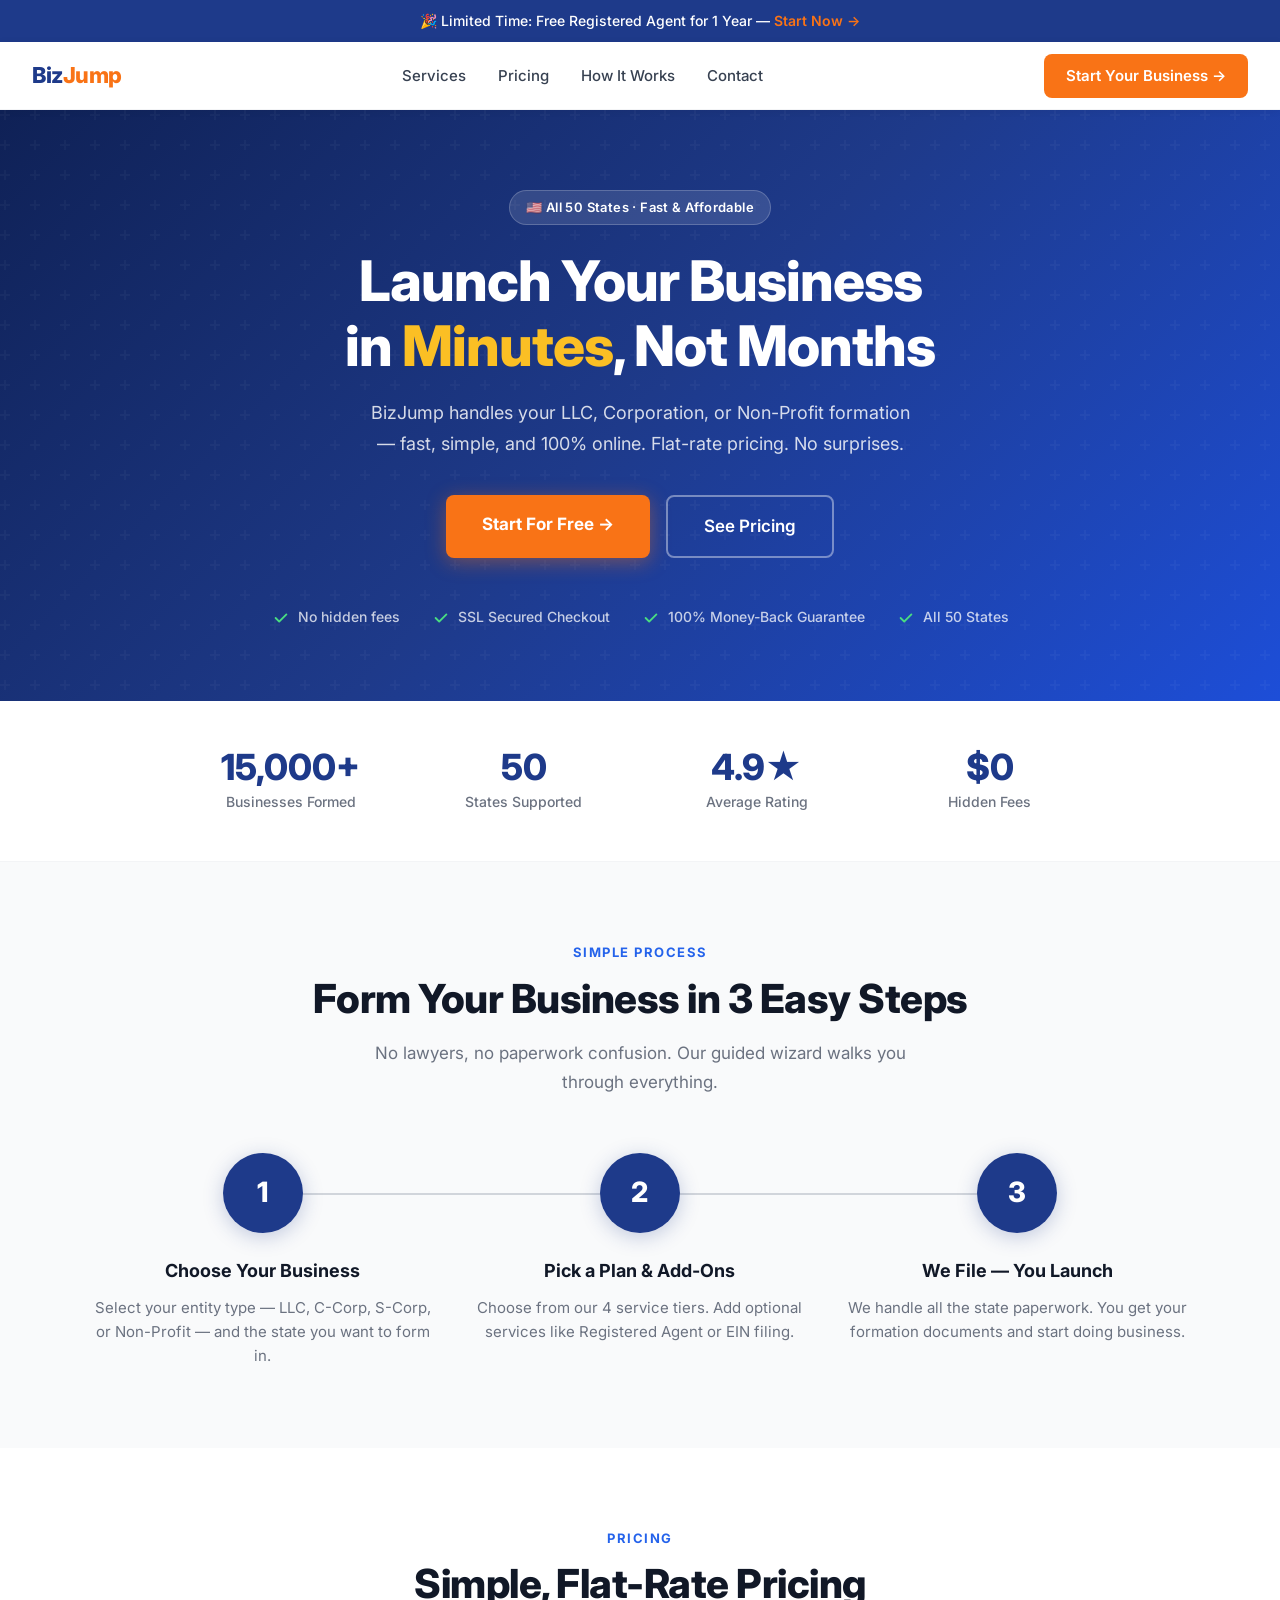
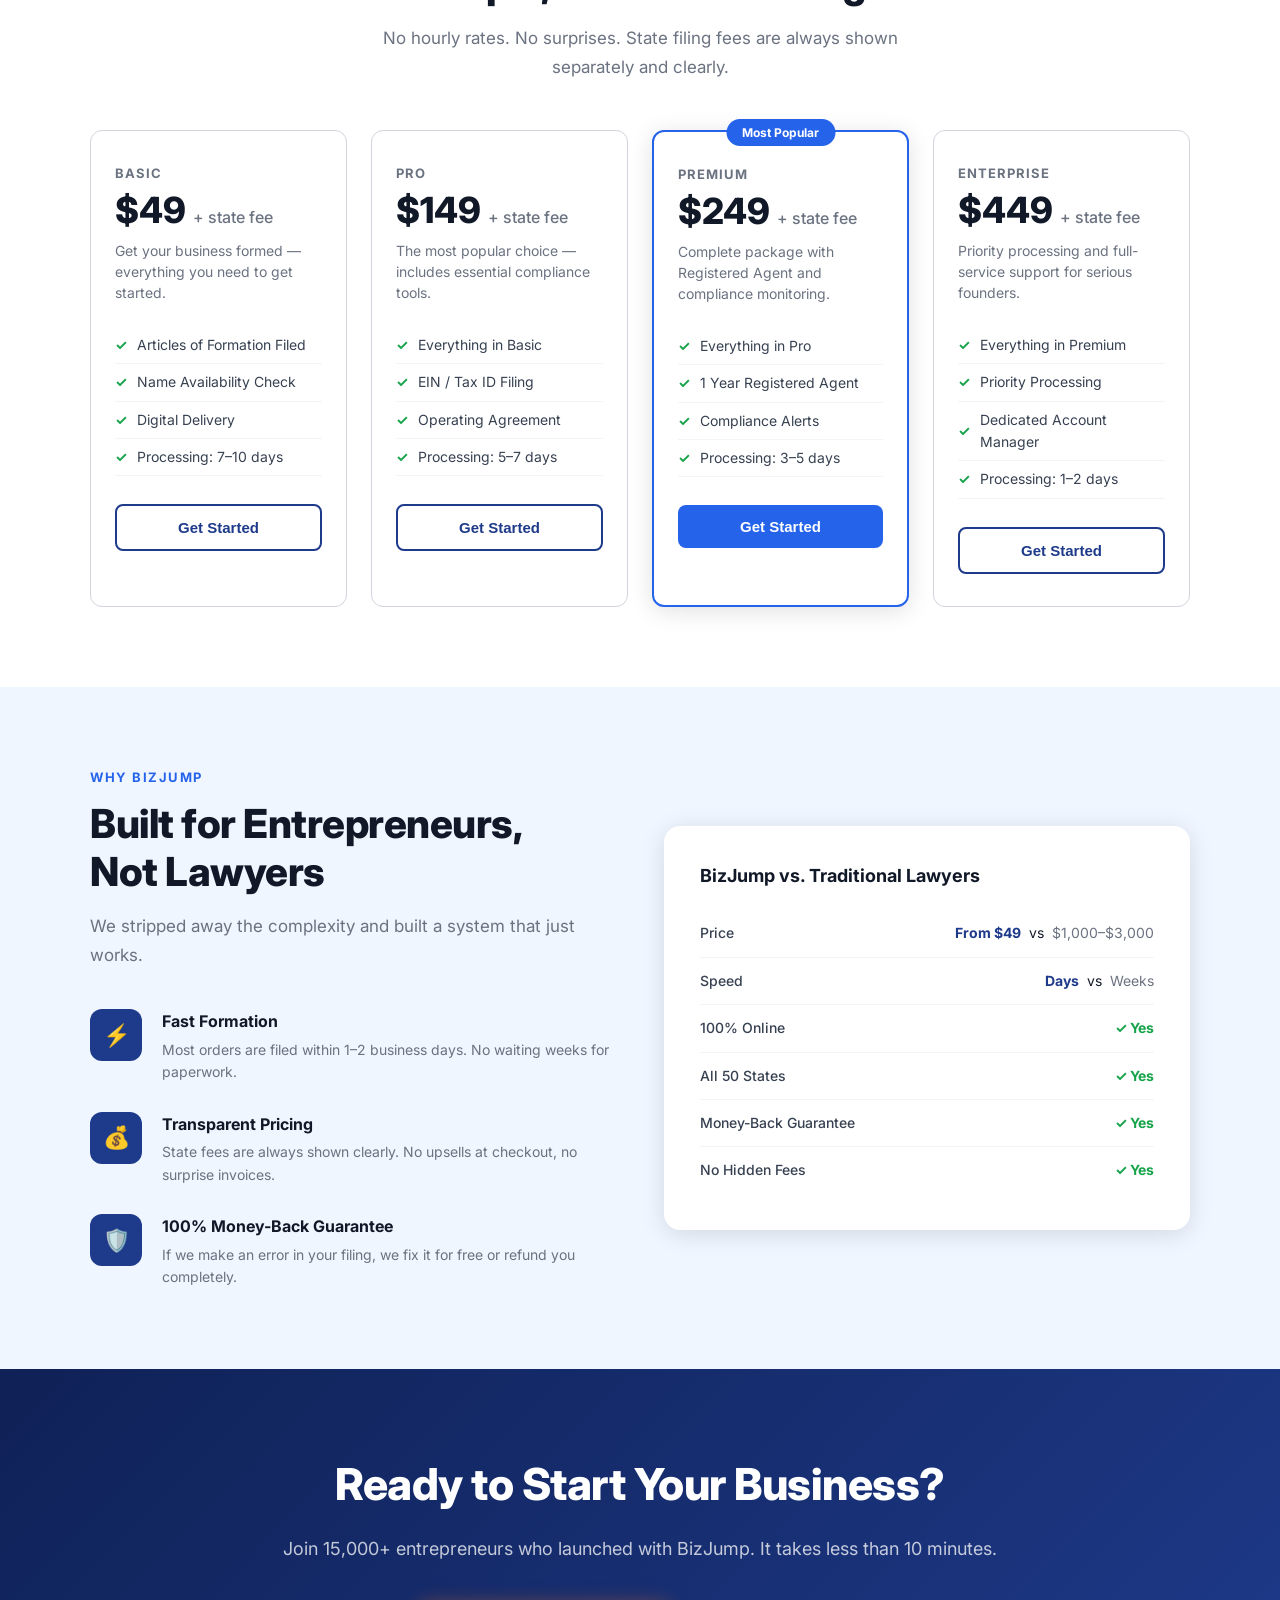
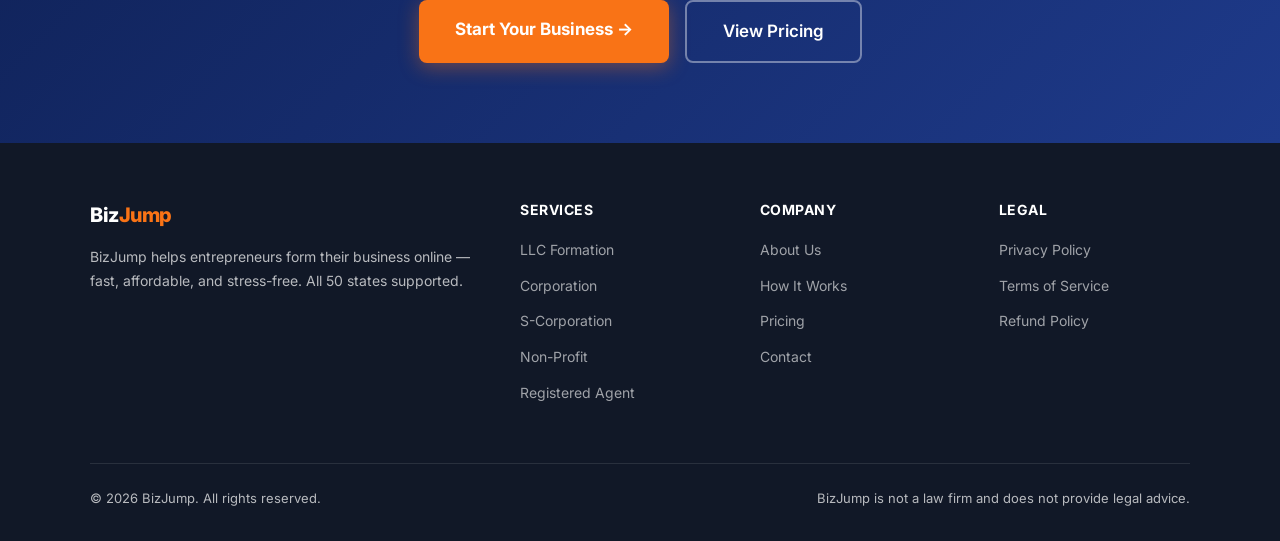
<file: homepage-mockup.html>
<!DOCTYPE html>
<html lang="en">
<head>
<meta charset="UTF-8">
<meta name="viewport" content="width=device-width, initial-scale=1.0">
<title>BizJump — Start Your Business Today</title>
<link href="https://fonts.googleapis.com/css2?family=Inter:wght@400;500;600;700;800&display=swap" rel="stylesheet">
<style>
  *, *::before, *::after { box-sizing: border-box; margin: 0; padding: 0; }

  :root {
    --blue:     #1e3a8a;
    --blue-mid: #2563eb;
    --blue-lt:  #eff6ff;
    --orange:   #f97316;
    --orange-dk:#ea6c00;
    --gray-50:  #f9fafb;
    --gray-100: #f3f4f6;
    --gray-300: #d1d5db;
    --gray-500: #6b7280;
    --gray-700: #374151;
    --gray-900: #111827;
    --white:    #ffffff;
    --radius:   8px;
    --shadow:   0 2px 12px rgba(0,0,0,.08);
    --shadow-md:0 4px 24px rgba(0,0,0,.12);
  }

  html { scroll-behavior: smooth; }
  body { font-family: 'Inter', sans-serif; color: var(--gray-900); background: var(--white); font-size: 16px; line-height: 1.6; }

  /* ── ANNOUNCEMENT BAR ── */
  .ann-bar {
    background: var(--blue);
    color: #fff;
    text-align: center;
    padding: 10px 16px;
    font-size: 14px;
    font-weight: 500;
  }
  .ann-bar a { color: var(--orange); text-decoration: none; font-weight: 600; }

  /* ── NAV ── */
  nav {
    position: sticky; top: 0; z-index: 100;
    background: rgba(255,255,255,.95);
    backdrop-filter: blur(12px);
    border-bottom: 1px solid var(--gray-100);
    padding: 0 32px;
    display: flex; align-items: center; justify-content: space-between;
    height: 68px;
    box-shadow: 0 1px 8px rgba(0,0,0,.06);
  }
  .nav-logo { font-size: 22px; font-weight: 800; color: var(--blue); letter-spacing: -0.5px; }
  .nav-logo span { color: var(--orange); }
  .nav-links { display: flex; gap: 32px; list-style: none; }
  .nav-links a { text-decoration: none; color: var(--gray-700); font-size: 15px; font-weight: 500; transition: color .2s; }
  .nav-links a:hover { color: var(--blue); }
  .nav-cta {
    background: var(--orange); color: #fff;
    border: none; border-radius: var(--radius);
    padding: 10px 22px; font-size: 15px; font-weight: 600;
    cursor: pointer; transition: background .2s, transform .15s;
    text-decoration: none;
  }
  .nav-cta:hover { background: var(--orange-dk); transform: translateY(-1px); }

  /* ── HERO ── */
  .hero {
    background: linear-gradient(135deg, #0f2156 0%, #1e3a8a 50%, #1d4ed8 100%);
    color: #fff;
    padding: 80px 32px 72px;
    text-align: center;
    position: relative;
    overflow: hidden;
  }
  .hero::before {
    content: '';
    position: absolute; inset: 0;
    background: url("data:image/svg+xml,%3Csvg width='60' height='60' viewBox='0 0 60 60' xmlns='http://www.w3.org/2000/svg'%3E%3Cg fill='none' fill-rule='evenodd'%3E%3Cg fill='%23ffffff' fill-opacity='0.03'%3E%3Cpath d='M36 34v-4h-2v4h-4v2h4v4h2v-4h4v-2h-4zm0-30V0h-2v4h-4v2h4v4h2V6h4V4h-4zM6 34v-4H4v4H0v2h4v4h2v-4h4v-2H6zM6 4V0H4v4H0v2h4v4h2V6h4V4H6z'/%3E%3C/g%3E%3C/g%3E%3C/svg%3E");
  }
  .hero-inner { position: relative; max-width: 780px; margin: 0 auto; }
  .hero-badge {
    display: inline-block;
    background: rgba(255,255,255,.12);
    border: 1px solid rgba(255,255,255,.2);
    color: #fff;
    font-size: 13px; font-weight: 600;
    padding: 6px 16px; border-radius: 100px;
    margin-bottom: 24px; letter-spacing: .4px;
  }
  .hero h1 {
    font-size: clamp(32px, 5vw, 56px);
    font-weight: 800;
    line-height: 1.15;
    letter-spacing: -1px;
    margin-bottom: 20px;
  }
  .hero h1 span { color: #fbbf24; }
  .hero p {
    font-size: 18px;
    color: rgba(255,255,255,.82);
    max-width: 560px; margin: 0 auto 36px;
    line-height: 1.7;
  }
  .hero-btns { display: flex; gap: 16px; justify-content: center; flex-wrap: wrap; margin-bottom: 48px; }
  .btn-primary {
    background: var(--orange); color: #fff;
    padding: 16px 36px; border-radius: var(--radius);
    font-size: 17px; font-weight: 700;
    text-decoration: none; display: inline-block;
    transition: background .2s, transform .15s;
    box-shadow: 0 4px 20px rgba(249,115,22,.4);
  }
  .btn-primary:hover { background: var(--orange-dk); transform: translateY(-2px); }
  .btn-outline {
    background: transparent;
    border: 2px solid rgba(255,255,255,.4);
    color: #fff; padding: 16px 36px;
    border-radius: var(--radius); font-size: 17px; font-weight: 600;
    text-decoration: none; display: inline-block;
    transition: border-color .2s, background .2s;
  }
  .btn-outline:hover { border-color: #fff; background: rgba(255,255,255,.08); }
  .hero-trust {
    display: flex; gap: 32px; justify-content: center;
    flex-wrap: wrap;
  }
  .trust-item {
    display: flex; align-items: center; gap: 8px;
    font-size: 14px; color: rgba(255,255,255,.75); font-weight: 500;
  }
  .trust-item svg { width: 18px; height: 18px; fill: #4ade80; flex-shrink: 0; }

  /* ── STATS ── */
  .stats {
    background: var(--white);
    border-bottom: 1px solid var(--gray-100);
    padding: 48px 32px;
  }
  .stats-grid {
    max-width: 900px; margin: 0 auto;
    display: grid; grid-template-columns: repeat(4, 1fr);
    gap: 32px; text-align: center;
  }
  .stat-num { font-size: 36px; font-weight: 800; color: var(--blue); line-height: 1; }
  .stat-label { font-size: 14px; color: var(--gray-500); margin-top: 6px; font-weight: 500; }

  /* ── SECTION WRAPPER ── */
  .section { padding: 80px 32px; }
  .section-inner { max-width: 1100px; margin: 0 auto; }
  .section-label {
    font-size: 13px; font-weight: 700; color: var(--blue-mid);
    text-transform: uppercase; letter-spacing: 1.5px; margin-bottom: 12px;
  }
  .section-title {
    font-size: clamp(26px, 3.5vw, 40px);
    font-weight: 800; color: var(--gray-900);
    line-height: 1.2; letter-spacing: -0.5px;
    margin-bottom: 16px;
  }
  .section-sub { font-size: 17px; color: var(--gray-500); max-width: 560px; line-height: 1.7; }

  /* ── HOW IT WORKS ── */
  .hiw { background: var(--gray-50); }
  .hiw-header { text-align: center; margin-bottom: 56px; }
  .hiw-header .section-sub { margin: 0 auto; }
  .hiw-steps {
    display: grid; grid-template-columns: repeat(3, 1fr);
    gap: 32px; position: relative;
  }
  .hiw-steps::before {
    content: '';
    position: absolute; top: 40px; left: calc(16.6% + 24px); right: calc(16.6% + 24px);
    height: 2px; background: var(--gray-300);
  }
  .step-card { text-align: center; }
  .step-num {
    width: 80px; height: 80px; border-radius: 50%;
    background: var(--blue); color: #fff;
    font-size: 28px; font-weight: 800;
    display: flex; align-items: center; justify-content: center;
    margin: 0 auto 24px;
    position: relative; z-index: 1;
    box-shadow: 0 4px 20px rgba(30,58,138,.25);
  }
  .step-card h3 { font-size: 18px; font-weight: 700; color: var(--gray-900); margin-bottom: 10px; }
  .step-card p { font-size: 15px; color: var(--gray-500); line-height: 1.6; }

  /* ── PRICING ── */
  .pricing-header { text-align: center; margin-bottom: 48px; }
  .pricing-header .section-sub { margin: 0 auto; }
  .pricing-grid {
    display: grid; grid-template-columns: repeat(4, 1fr);
    gap: 24px;
  }
  .plan-card {
    border: 1px solid var(--gray-300);
    border-radius: 12px;
    padding: 32px 24px;
    position: relative;
    transition: box-shadow .25s, transform .25s;
    background: var(--white);
  }
  .plan-card:hover { box-shadow: var(--shadow-md); transform: translateY(-4px); }
  .plan-card.featured {
    border: 2px solid var(--blue-mid);
    box-shadow: var(--shadow-md);
  }
  .featured-badge {
    position: absolute; top: -13px; left: 50%; transform: translateX(-50%);
    background: var(--blue-mid); color: #fff;
    font-size: 12px; font-weight: 700;
    padding: 4px 16px; border-radius: 100px;
    white-space: nowrap;
  }
  .plan-name { font-size: 13px; font-weight: 700; text-transform: uppercase; letter-spacing: 1px; color: var(--gray-500); margin-bottom: 8px; }
  .plan-price { font-size: 36px; font-weight: 800; color: var(--gray-900); line-height: 1; }
  .plan-price span { font-size: 16px; font-weight: 500; color: var(--gray-500); }
  .plan-desc { font-size: 14px; color: var(--gray-500); margin: 12px 0 24px; line-height: 1.5; }
  .plan-features { list-style: none; margin-bottom: 28px; }
  .plan-features li {
    font-size: 14px; color: var(--gray-700);
    padding: 7px 0; border-bottom: 1px solid var(--gray-100);
    display: flex; align-items: center; gap: 10px;
  }
  .plan-features li::before { content: '✓'; color: #16a34a; font-weight: 700; flex-shrink: 0; }
  .plan-btn {
    display: block; text-align: center;
    padding: 13px; border-radius: var(--radius);
    font-size: 15px; font-weight: 600;
    text-decoration: none; transition: all .2s; cursor: pointer;
    border: none; width: 100%;
  }
  .plan-btn-outline { background: transparent; border: 2px solid var(--blue); color: var(--blue); }
  .plan-btn-outline:hover { background: var(--blue); color: #fff; }
  .plan-btn-solid { background: var(--blue-mid); color: #fff; }
  .plan-btn-solid:hover { background: var(--blue); }

  /* ── WHY BIZJUMP ── */
  .why { background: var(--blue-lt); }
  .why-grid {
    display: grid; grid-template-columns: 1fr 1fr;
    gap: 48px; align-items: center;
  }
  .why-features { display: flex; flex-direction: column; gap: 28px; }
  .feature-item { display: flex; gap: 20px; align-items: flex-start; }
  .feature-icon {
    width: 52px; height: 52px; border-radius: 12px;
    background: var(--blue); color: #fff;
    display: flex; align-items: center; justify-content: center;
    flex-shrink: 0; font-size: 22px;
  }
  .feature-item h4 { font-size: 16px; font-weight: 700; color: var(--gray-900); margin-bottom: 4px; }
  .feature-item p { font-size: 14px; color: var(--gray-500); line-height: 1.6; }
  .why-visual {
    background: var(--white);
    border-radius: 16px;
    padding: 36px;
    box-shadow: var(--shadow-md);
  }
  .why-visual h3 { font-size: 18px; font-weight: 700; color: var(--gray-900); margin-bottom: 20px; }
  .compare-row {
    display: flex; justify-content: space-between; align-items: center;
    padding: 12px 0; border-bottom: 1px solid var(--gray-100);
    font-size: 14px;
  }
  .compare-row:last-child { border-bottom: none; }
  .compare-label { color: var(--gray-700); font-weight: 500; }
  .compare-yes { color: #16a34a; font-weight: 700; }
  .compare-no { color: #ef4444; font-weight: 700; }

  /* ── CTA ── */
  .cta-section {
    background: linear-gradient(135deg, #0f2156, #1e3a8a);
    color: #fff; text-align: center;
    padding: 80px 32px;
  }
  .cta-section h2 {
    font-size: clamp(28px, 4vw, 44px);
    font-weight: 800; margin-bottom: 16px;
    letter-spacing: -0.5px;
  }
  .cta-section p { font-size: 18px; color: rgba(255,255,255,.75); margin-bottom: 36px; }
  .cta-btns { display: flex; gap: 16px; justify-content: center; flex-wrap: wrap; }

  /* ── FOOTER ── */
  footer {
    background: var(--gray-900);
    color: rgba(255,255,255,.7);
    padding: 56px 32px 32px;
  }
  .footer-grid {
    max-width: 1100px; margin: 0 auto;
    display: grid; grid-template-columns: 2fr 1fr 1fr 1fr;
    gap: 48px; margin-bottom: 48px;
  }
  .footer-brand .nav-logo { color: #fff; font-size: 20px; display: block; margin-bottom: 14px; }
  .footer-brand p { font-size: 14px; line-height: 1.7; }
  .footer-col h4 { color: #fff; font-size: 14px; font-weight: 700; margin-bottom: 16px; text-transform: uppercase; letter-spacing: .5px; }
  .footer-col ul { list-style: none; }
  .footer-col ul li { margin-bottom: 10px; }
  .footer-col ul li a { color: rgba(255,255,255,.6); text-decoration: none; font-size: 14px; transition: color .2s; }
  .footer-col ul li a:hover { color: #fff; }
  .footer-bottom {
    max-width: 1100px; margin: 0 auto;
    border-top: 1px solid rgba(255,255,255,.1);
    padding-top: 24px;
    display: flex; justify-content: space-between; align-items: center;
    flex-wrap: wrap; gap: 12px;
    font-size: 13px;
  }

  /* ── RESPONSIVE ── */
  @media (max-width: 1024px) {
    .pricing-grid { grid-template-columns: repeat(2, 1fr); }
    .footer-grid { grid-template-columns: 1fr 1fr; }
  }
  @media (max-width: 768px) {
    nav { padding: 0 16px; }
    .nav-links, .nav-cta { display: none; }
    .hero { padding: 56px 16px 48px; }
    .stats-grid { grid-template-columns: repeat(2, 1fr); }
    .hiw-steps { grid-template-columns: 1fr; }
    .hiw-steps::before { display: none; }
    .pricing-grid { grid-template-columns: 1fr; }
    .why-grid { grid-template-columns: 1fr; }
    .footer-grid { grid-template-columns: 1fr; gap: 32px; }
    .section { padding: 56px 16px; }
  }
</style>
</head>
<body>

<!-- ANNOUNCEMENT BAR -->
<div class="ann-bar">
  🎉 Limited Time: Free Registered Agent for 1 Year — <a href="#">Start Now →</a>
</div>

<!-- NAV -->
<nav>
  <div class="nav-logo">Biz<span>Jump</span></div>
  <ul class="nav-links">
    <li><a href="#">Services</a></li>
    <li><a href="#">Pricing</a></li>
    <li><a href="#">How It Works</a></li>
    <li><a href="#">Contact</a></li>
  </ul>
  <a href="#" class="nav-cta">Start Your Business →</a>
</nav>

<!-- HERO -->
<section class="hero">
  <div class="hero-inner">
    <div class="hero-badge">🇺🇸 All 50 States · Fast &amp; Affordable</div>
    <h1>Launch Your Business<br>in <span>Minutes</span>, Not Months</h1>
    <p>BizJump handles your LLC, Corporation, or Non-Profit formation — fast, simple, and 100% online. Flat-rate pricing. No surprises.</p>
    <div class="hero-btns">
      <a href="#" class="btn-primary">Start For Free →</a>
      <a href="#" class="btn-outline">See Pricing</a>
    </div>
    <div class="hero-trust">
      <div class="trust-item">
        <svg viewBox="0 0 20 20"><path d="M16.707 5.293a1 1 0 00-1.414 0L8 12.586 4.707 9.293a1 1 0 00-1.414 1.414l4 4a1 1 0 001.414 0l8-8a1 1 0 000-1.414z"/></svg>
        No hidden fees
      </div>
      <div class="trust-item">
        <svg viewBox="0 0 20 20"><path d="M16.707 5.293a1 1 0 00-1.414 0L8 12.586 4.707 9.293a1 1 0 00-1.414 1.414l4 4a1 1 0 001.414 0l8-8a1 1 0 000-1.414z"/></svg>
        SSL Secured Checkout
      </div>
      <div class="trust-item">
        <svg viewBox="0 0 20 20"><path d="M16.707 5.293a1 1 0 00-1.414 0L8 12.586 4.707 9.293a1 1 0 00-1.414 1.414l4 4a1 1 0 001.414 0l8-8a1 1 0 000-1.414z"/></svg>
        100% Money-Back Guarantee
      </div>
      <div class="trust-item">
        <svg viewBox="0 0 20 20"><path d="M16.707 5.293a1 1 0 00-1.414 0L8 12.586 4.707 9.293a1 1 0 00-1.414 1.414l4 4a1 1 0 001.414 0l8-8a1 1 0 000-1.414z"/></svg>
        All 50 States
      </div>
    </div>
  </div>
</section>

<!-- STATS -->
<section class="stats">
  <div class="stats-grid">
    <div>
      <div class="stat-num" data-target="15000">15,000+</div>
      <div class="stat-label">Businesses Formed</div>
    </div>
    <div>
      <div class="stat-num">50</div>
      <div class="stat-label">States Supported</div>
    </div>
    <div>
      <div class="stat-num">4.9★</div>
      <div class="stat-label">Average Rating</div>
    </div>
    <div>
      <div class="stat-num">$0</div>
      <div class="stat-label">Hidden Fees</div>
    </div>
  </div>
</section>

<!-- HOW IT WORKS -->
<section class="section hiw">
  <div class="section-inner">
    <div class="hiw-header">
      <div class="section-label">Simple Process</div>
      <h2 class="section-title">Form Your Business in 3 Easy Steps</h2>
      <p class="section-sub">No lawyers, no paperwork confusion. Our guided wizard walks you through everything.</p>
    </div>
    <div class="hiw-steps">
      <div class="step-card">
        <div class="step-num">1</div>
        <h3>Choose Your Business</h3>
        <p>Select your entity type — LLC, C-Corp, S-Corp, or Non-Profit — and the state you want to form in.</p>
      </div>
      <div class="step-card">
        <div class="step-num">2</div>
        <h3>Pick a Plan &amp; Add-Ons</h3>
        <p>Choose from our 4 service tiers. Add optional services like Registered Agent or EIN filing.</p>
      </div>
      <div class="step-card">
        <div class="step-num">3</div>
        <h3>We File — You Launch</h3>
        <p>We handle all the state paperwork. You get your formation documents and start doing business.</p>
      </div>
    </div>
  </div>
</section>

<!-- PRICING -->
<section class="section" id="pricing">
  <div class="section-inner">
    <div class="pricing-header">
      <div class="section-label">Pricing</div>
      <h2 class="section-title">Simple, Flat-Rate Pricing</h2>
      <p class="section-sub">No hourly rates. No surprises. State filing fees are always shown separately and clearly.</p>
    </div>
    <div class="pricing-grid">

      <!-- Basic -->
      <div class="plan-card">
        <div class="plan-name">Basic</div>
        <div class="plan-price">$49 <span>+ state fee</span></div>
        <div class="plan-desc">Get your business formed — everything you need to get started.</div>
        <ul class="plan-features">
          <li>Articles of Formation Filed</li>
          <li>Name Availability Check</li>
          <li>Digital Delivery</li>
          <li>Processing: 7–10 days</li>
        </ul>
        <button class="plan-btn plan-btn-outline">Get Started</button>
      </div>

      <!-- Pro -->
      <div class="plan-card">
        <div class="plan-name">Pro</div>
        <div class="plan-price">$149 <span>+ state fee</span></div>
        <div class="plan-desc">The most popular choice — includes essential compliance tools.</div>
        <ul class="plan-features">
          <li>Everything in Basic</li>
          <li>EIN / Tax ID Filing</li>
          <li>Operating Agreement</li>
          <li>Processing: 5–7 days</li>
        </ul>
        <button class="plan-btn plan-btn-outline">Get Started</button>
      </div>

      <!-- Premium -->
      <div class="plan-card featured">
        <div class="featured-badge">Most Popular</div>
        <div class="plan-name">Premium</div>
        <div class="plan-price">$249 <span>+ state fee</span></div>
        <div class="plan-desc">Complete package with Registered Agent and compliance monitoring.</div>
        <ul class="plan-features">
          <li>Everything in Pro</li>
          <li>1 Year Registered Agent</li>
          <li>Compliance Alerts</li>
          <li>Processing: 3–5 days</li>
        </ul>
        <button class="plan-btn plan-btn-solid">Get Started</button>
      </div>

      <!-- Enterprise -->
      <div class="plan-card">
        <div class="plan-name">Enterprise</div>
        <div class="plan-price">$449 <span>+ state fee</span></div>
        <div class="plan-desc">Priority processing and full-service support for serious founders.</div>
        <ul class="plan-features">
          <li>Everything in Premium</li>
          <li>Priority Processing</li>
          <li>Dedicated Account Manager</li>
          <li>Processing: 1–2 days</li>
        </ul>
        <button class="plan-btn plan-btn-outline">Get Started</button>
      </div>

    </div>
  </div>
</section>

<!-- WHY BIZJUMP -->
<section class="section why">
  <div class="section-inner">
    <div class="why-grid">
      <div>
        <div class="section-label">Why BizJump</div>
        <h2 class="section-title">Built for Entrepreneurs,<br>Not Lawyers</h2>
        <p class="section-sub" style="margin-bottom: 40px;">We stripped away the complexity and built a system that just works.</p>
        <div class="why-features">
          <div class="feature-item">
            <div class="feature-icon">⚡</div>
            <div>
              <h4>Fast Formation</h4>
              <p>Most orders are filed within 1–2 business days. No waiting weeks for paperwork.</p>
            </div>
          </div>
          <div class="feature-item">
            <div class="feature-icon">💰</div>
            <div>
              <h4>Transparent Pricing</h4>
              <p>State fees are always shown clearly. No upsells at checkout, no surprise invoices.</p>
            </div>
          </div>
          <div class="feature-item">
            <div class="feature-icon">🛡️</div>
            <div>
              <h4>100% Money-Back Guarantee</h4>
              <p>If we make an error in your filing, we fix it for free or refund you completely.</p>
            </div>
          </div>
        </div>
      </div>
      <div class="why-visual">
        <h3>BizJump vs. Traditional Lawyers</h3>
        <div class="compare-row">
          <span class="compare-label">Price</span>
          <span><b style="color:#1e3a8a">From $49</b> &nbsp;vs&nbsp; <span style="color:#6b7280">$1,000–$3,000</span></span>
        </div>
        <div class="compare-row">
          <span class="compare-label">Speed</span>
          <span><b style="color:#1e3a8a">Days</b> &nbsp;vs&nbsp; <span style="color:#6b7280">Weeks</span></span>
        </div>
        <div class="compare-row">
          <span class="compare-label">100% Online</span>
          <span class="compare-yes">✓ Yes</span>
        </div>
        <div class="compare-row">
          <span class="compare-label">All 50 States</span>
          <span class="compare-yes">✓ Yes</span>
        </div>
        <div class="compare-row">
          <span class="compare-label">Money-Back Guarantee</span>
          <span class="compare-yes">✓ Yes</span>
        </div>
        <div class="compare-row">
          <span class="compare-label">No Hidden Fees</span>
          <span class="compare-yes">✓ Yes</span>
        </div>
      </div>
    </div>
  </div>
</section>

<!-- CTA -->
<section class="cta-section">
  <h2>Ready to Start Your Business?</h2>
  <p>Join 15,000+ entrepreneurs who launched with BizJump. It takes less than 10 minutes.</p>
  <div class="cta-btns">
    <a href="#" class="btn-primary">Start Your Business →</a>
    <a href="#" class="btn-outline">View Pricing</a>
  </div>
</section>

<!-- FOOTER -->
<footer>
  <div class="footer-grid">
    <div class="footer-brand">
      <span class="nav-logo">Biz<span style="color:#f97316">Jump</span></span>
      <p>BizJump helps entrepreneurs form their business online — fast, affordable, and stress-free. All 50 states supported.</p>
    </div>
    <div class="footer-col">
      <h4>Services</h4>
      <ul>
        <li><a href="#">LLC Formation</a></li>
        <li><a href="#">Corporation</a></li>
        <li><a href="#">S-Corporation</a></li>
        <li><a href="#">Non-Profit</a></li>
        <li><a href="#">Registered Agent</a></li>
      </ul>
    </div>
    <div class="footer-col">
      <h4>Company</h4>
      <ul>
        <li><a href="#">About Us</a></li>
        <li><a href="#">How It Works</a></li>
        <li><a href="#">Pricing</a></li>
        <li><a href="#">Contact</a></li>
      </ul>
    </div>
    <div class="footer-col">
      <h4>Legal</h4>
      <ul>
        <li><a href="#">Privacy Policy</a></li>
        <li><a href="#">Terms of Service</a></li>
        <li><a href="#">Refund Policy</a></li>
      </ul>
    </div>
  </div>
  <div class="footer-bottom">
    <span>© 2026 BizJump. All rights reserved.</span>
    <span>BizJump is not a law firm and does not provide legal advice.</span>
  </div>
</footer>

</body>
</html>
</file>
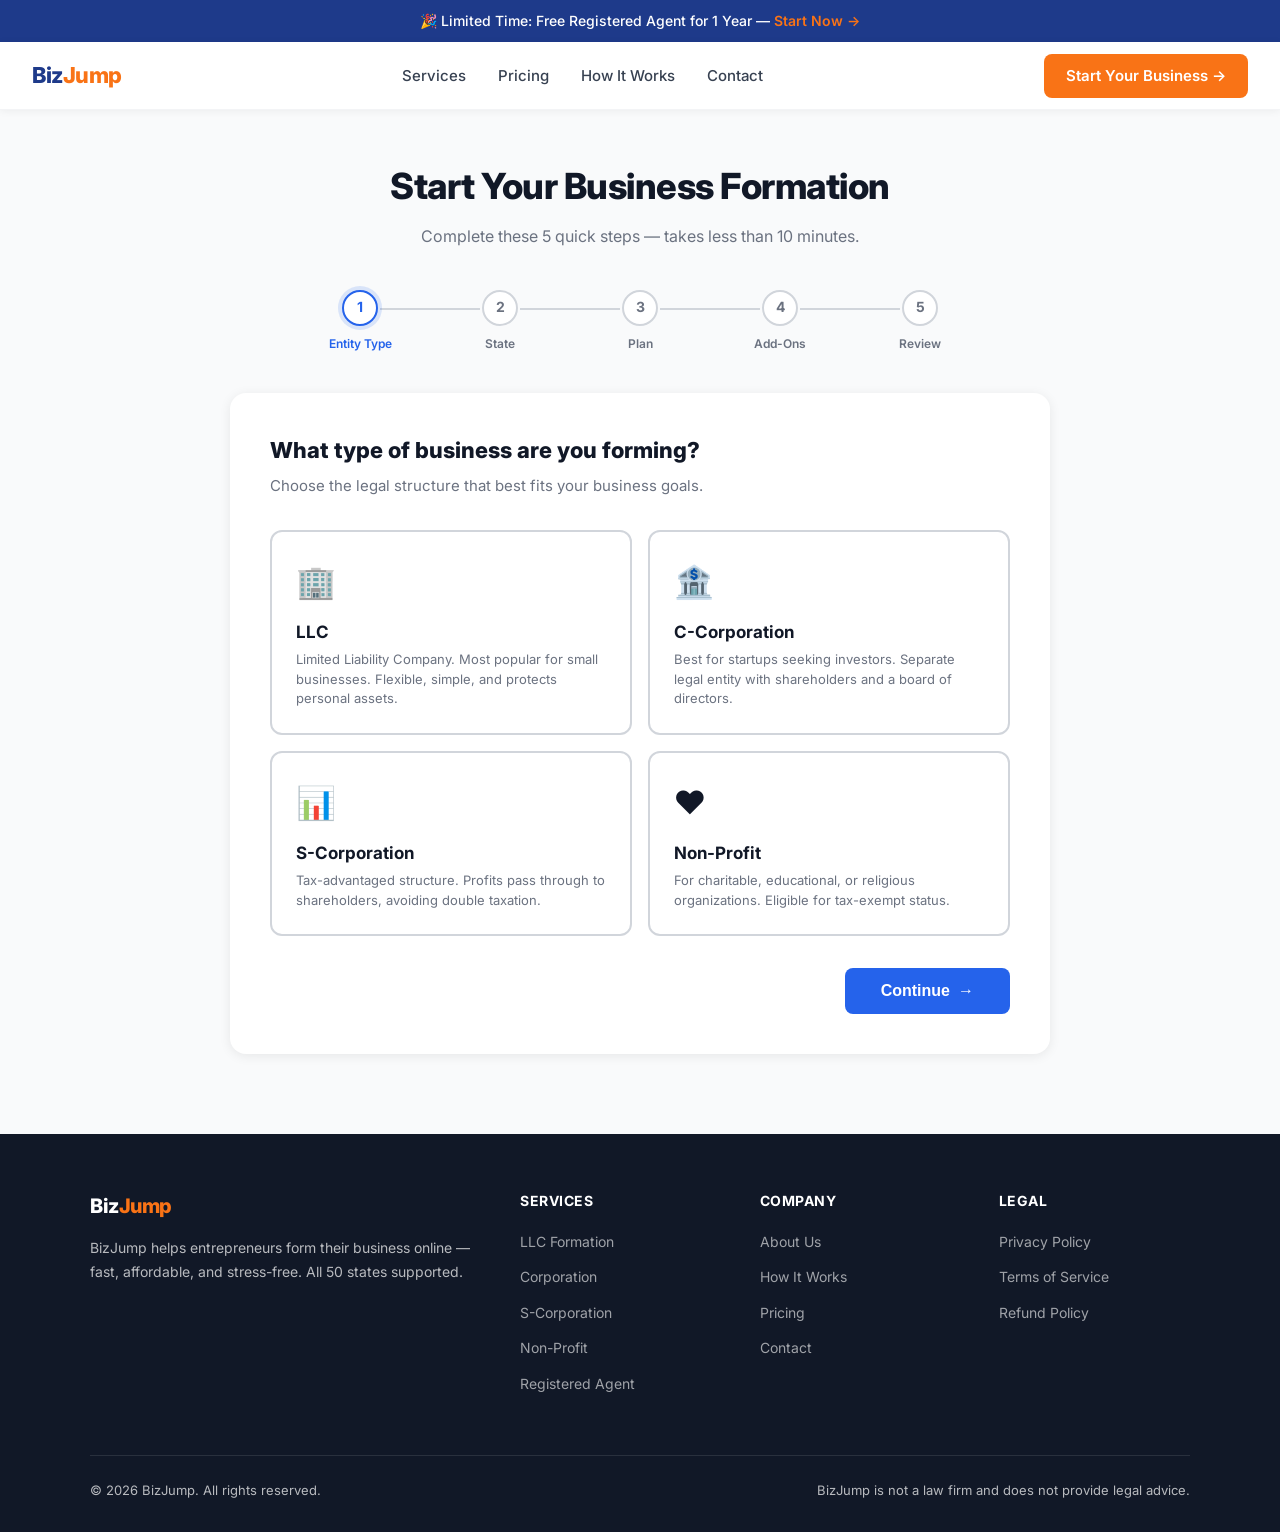
<file: incorporate.html>
<!DOCTYPE html>
<html lang="en">
<head>
<meta charset="UTF-8">
<meta name="viewport" content="width=device-width, initial-scale=1.0">
<title>Start Your Business — BizJump</title>
<link href="https://fonts.googleapis.com/css2?family=Inter:wght@400;500;600;700;800&display=swap" rel="stylesheet">
<style>
  *, *::before, *::after { box-sizing: border-box; margin: 0; padding: 0; }
  :root {
    --blue:#1e3a8a; --blue-mid:#2563eb; --blue-lt:#eff6ff;
    --orange:#f97316; --orange-dk:#ea6c00;
    --gray-50:#f9fafb; --gray-100:#f3f4f6; --gray-300:#d1d5db;
    --gray-500:#6b7280; --gray-700:#374151; --gray-900:#111827;
    --green:#16a34a; --white:#ffffff;
    --radius:8px; --shadow:0 2px 12px rgba(0,0,0,.08); --shadow-md:0 4px 24px rgba(0,0,0,.12);
  }
  html { scroll-behavior:smooth; }
  body { font-family:'Inter',sans-serif; color:var(--gray-900); background:var(--white); font-size:16px; line-height:1.6; }

  /* NAV */
  .ann-bar { background:var(--blue); color:#fff; text-align:center; padding:10px 16px; font-size:14px; font-weight:500; }
  .ann-bar a { color:var(--orange); text-decoration:none; font-weight:600; }
  nav { position:sticky; top:0; z-index:100; background:rgba(255,255,255,.95); backdrop-filter:blur(12px); border-bottom:1px solid var(--gray-100); padding:0 32px; display:flex; align-items:center; justify-content:space-between; height:68px; box-shadow:0 1px 8px rgba(0,0,0,.06); }
  .nav-logo { font-size:22px; font-weight:800; color:var(--blue); letter-spacing:-0.5px; text-decoration:none; }
  .nav-logo span { color:var(--orange); }
  .nav-links { display:flex; gap:32px; list-style:none; }
  .nav-links a { text-decoration:none; color:var(--gray-700); font-size:15px; font-weight:500; transition:color .2s; }
  .nav-links a:hover { color:var(--blue); }
  .nav-cta { background:var(--orange); color:#fff; border:none; border-radius:var(--radius); padding:10px 22px; font-size:15px; font-weight:600; cursor:pointer; transition:background .2s, transform .15s; text-decoration:none; }
  .nav-cta:hover { background:var(--orange-dk); transform:translateY(-1px); }

  /* WIZARD WRAPPER */
  .wizard-page { background:var(--gray-50); min-height:calc(100vh - 120px); padding:48px 24px 80px; }
  .wizard-wrap { max-width:820px; margin:0 auto; }

  /* HEADER */
  .wizard-header { text-align:center; margin-bottom:40px; }
  .wizard-header h1 { font-size:clamp(24px,3.5vw,36px); font-weight:800; color:var(--gray-900); letter-spacing:-0.5px; margin-bottom:8px; }
  .wizard-header p { font-size:16px; color:var(--gray-500); }

  /* PROGRESS BAR */
  .progress-bar { display:flex; align-items:center; justify-content:center; margin-bottom:40px; gap:0; }
  .step-dot {
    display:flex; flex-direction:column; align-items:center; gap:8px;
    position:relative; flex:1; max-width:140px;
  }
  .step-dot:not(:last-child)::after {
    content:''; position:absolute; top:18px; left:calc(50% + 20px); right:calc(-50% + 20px);
    height:2px; background:var(--gray-300); z-index:0;
  }
  .step-dot.done:not(:last-child)::after { background:var(--blue-mid); }
  .dot-circle {
    width:36px; height:36px; border-radius:50%;
    display:flex; align-items:center; justify-content:center;
    font-size:14px; font-weight:700; position:relative; z-index:1;
    border:2px solid var(--gray-300); background:var(--white); color:var(--gray-500);
    transition:all .3s;
  }
  .step-dot.done .dot-circle { background:var(--blue-mid); border-color:var(--blue-mid); color:#fff; }
  .step-dot.active .dot-circle { background:var(--white); border-color:var(--blue-mid); color:var(--blue-mid); box-shadow:0 0 0 4px rgba(37,99,235,.15); }
  .dot-label { font-size:12px; font-weight:600; color:var(--gray-500); text-align:center; white-space:nowrap; }
  .step-dot.active .dot-label { color:var(--blue-mid); }
  .step-dot.done .dot-label { color:var(--gray-700); }

  /* STEP CARD */
  .step-card { background:var(--white); border-radius:16px; padding:40px; box-shadow:var(--shadow); display:none; }
  .step-card.active { display:block; }
  .step-title { font-size:22px; font-weight:800; color:var(--gray-900); margin-bottom:6px; }
  .step-sub { font-size:15px; color:var(--gray-500); margin-bottom:32px; }

  /* ENTITY TYPE GRID */
  .entity-grid { display:grid; grid-template-columns:repeat(2,1fr); gap:16px; margin-bottom:32px; }
  .entity-card {
    border:2px solid var(--gray-300); border-radius:12px; padding:24px;
    cursor:pointer; transition:all .2s; background:var(--white);
  }
  .entity-card:hover { border-color:var(--blue-mid); background:var(--blue-lt); }
  .entity-card.selected { border-color:var(--blue-mid); background:var(--blue-lt); }
  .entity-icon { font-size:32px; margin-bottom:12px; display:block; }
  .entity-name { font-size:17px; font-weight:700; color:var(--gray-900); margin-bottom:4px; }
  .entity-desc { font-size:13px; color:var(--gray-500); line-height:1.5; }
  .entity-card.selected .entity-name { color:var(--blue-mid); }

  /* STATE SELECT */
  .state-select-wrap { margin-bottom:24px; }
  .state-select-wrap label { display:block; font-size:14px; font-weight:600; color:var(--gray-700); margin-bottom:8px; }
  .state-select-wrap select {
    width:100%; padding:14px 16px; border-radius:var(--radius);
    border:2px solid var(--gray-300); font-size:16px; font-family:'Inter',sans-serif;
    color:var(--gray-900); background:var(--white);
    appearance:none; cursor:pointer;
    transition:border-color .2s;
  }
  .state-select-wrap select:focus { outline:none; border-color:var(--blue-mid); }
  .state-fee-box {
    background:var(--blue-lt); border:1px solid #bfdbfe; border-radius:var(--radius);
    padding:16px 20px; display:flex; justify-content:space-between; align-items:center;
    margin-top:16px;
  }
  .fee-label { font-size:14px; color:var(--blue); font-weight:600; }
  .fee-amount { font-size:22px; font-weight:800; color:var(--blue); }

  /* PLAN CARDS */
  .plan-grid { display:grid; grid-template-columns:repeat(2,1fr); gap:16px; margin-bottom:32px; }
  .plan-opt {
    border:2px solid var(--gray-300); border-radius:12px; padding:24px;
    cursor:pointer; transition:all .2s; background:var(--white); position:relative;
  }
  .plan-opt:hover { border-color:var(--blue-mid); }
  .plan-opt.selected { border-color:var(--blue-mid); background:var(--blue-lt); }
  .plan-opt.popular::before { content:'Most Popular'; position:absolute; top:-12px; left:50%; transform:translateX(-50%); background:var(--blue-mid); color:#fff; font-size:11px; font-weight:700; padding:3px 14px; border-radius:100px; }
  .plan-opt-name { font-size:16px; font-weight:700; color:var(--gray-900); margin-bottom:4px; }
  .plan-opt-price { font-size:24px; font-weight:800; color:var(--blue); margin-bottom:8px; }
  .plan-opt-price span { font-size:13px; font-weight:500; color:var(--gray-500); }
  .plan-opt-features { list-style:none; }
  .plan-opt-features li { font-size:13px; color:var(--gray-700); padding:4px 0; display:flex; gap:8px; }
  .plan-opt-features li::before { content:'✓'; color:var(--green); font-weight:700; }
  .plan-opt.selected .plan-opt-name { color:var(--blue-mid); }

  /* ADD-ONS */
  .addon-list { display:flex; flex-direction:column; gap:12px; margin-bottom:32px; }
  .addon-item {
    border:2px solid var(--gray-300); border-radius:12px; padding:20px 24px;
    display:flex; align-items:center; gap:20px; cursor:pointer; transition:all .2s;
    background:var(--white);
  }
  .addon-item:hover { border-color:var(--blue-mid); }
  .addon-item.selected { border-color:var(--blue-mid); background:var(--blue-lt); }
  .addon-check {
    width:24px; height:24px; border-radius:6px; border:2px solid var(--gray-300);
    display:flex; align-items:center; justify-content:center; flex-shrink:0;
    transition:all .2s;
  }
  .addon-item.selected .addon-check { background:var(--blue-mid); border-color:var(--blue-mid); color:#fff; }
  .addon-check-inner { font-size:14px; font-weight:700; display:none; }
  .addon-item.selected .addon-check-inner { display:block; }
  .addon-info { flex:1; }
  .addon-name { font-size:15px; font-weight:700; color:var(--gray-900); margin-bottom:2px; }
  .addon-desc { font-size:13px; color:var(--gray-500); }
  .addon-price { font-size:16px; font-weight:700; color:var(--blue); flex-shrink:0; }
  .addon-badge { display:inline-block; background:#dcfce7; color:#15803d; font-size:11px; font-weight:700; padding:2px 10px; border-radius:100px; margin-left:8px; }

  /* ORDER SUMMARY */
  .summary-box { background:var(--gray-50); border:1px solid var(--gray-300); border-radius:12px; padding:24px; margin-bottom:24px; }
  .summary-title { font-size:15px; font-weight:700; color:var(--gray-900); margin-bottom:16px; border-bottom:1px solid var(--gray-300); padding-bottom:12px; }
  .summary-row { display:flex; justify-content:space-between; padding:8px 0; font-size:14px; }
  .summary-row:not(:last-child) { border-bottom:1px solid var(--gray-100); }
  .summary-row .s-label { color:var(--gray-500); }
  .summary-row .s-val { font-weight:600; color:var(--gray-900); }
  .summary-total { display:flex; justify-content:space-between; padding:16px 0 0; font-size:17px; font-weight:800; color:var(--gray-900); border-top:2px solid var(--gray-300); margin-top:8px; }

  /* NAVIGATION BUTTONS */
  .step-nav { display:flex; justify-content:space-between; align-items:center; margin-top:32px; }
  .btn-back { background:transparent; border:none; color:var(--gray-500); font-size:15px; font-weight:500; cursor:pointer; display:flex; align-items:center; gap:6px; padding:0; transition:color .2s; }
  .btn-back:hover { color:var(--gray-900); }
  .btn-next { background:var(--blue-mid); color:#fff; border:none; border-radius:var(--radius); padding:14px 36px; font-size:16px; font-weight:700; cursor:pointer; transition:background .2s, transform .15s; display:flex; align-items:center; gap:8px; }
  .btn-next:hover { background:var(--blue); transform:translateY(-1px); }
  .btn-checkout { background:var(--orange); color:#fff; border:none; border-radius:var(--radius); padding:16px 40px; font-size:17px; font-weight:700; cursor:pointer; transition:background .2s, transform .15s; display:flex; align-items:center; gap:8px; }
  .btn-checkout:hover { background:var(--orange-dk); transform:translateY(-1px); }

  /* TRUST ROW */
  .trust-row { display:flex; gap:24px; justify-content:center; margin-top:32px; flex-wrap:wrap; }
  .trust-item { display:flex; align-items:center; gap:8px; font-size:13px; color:var(--gray-500); font-weight:500; }
  .trust-item svg { width:16px; height:16px; fill:var(--green); }

  /* FOOTER */
  footer { background:var(--gray-900); color:rgba(255,255,255,.7); padding:56px 32px 32px; }
  .footer-grid { max-width:1100px; margin:0 auto; display:grid; grid-template-columns:2fr 1fr 1fr 1fr; gap:48px; margin-bottom:48px; }
  .footer-brand .nav-logo { color:#fff; font-size:20px; display:block; margin-bottom:14px; }
  .footer-brand p { font-size:14px; line-height:1.7; }
  .footer-col h4 { color:#fff; font-size:14px; font-weight:700; margin-bottom:16px; text-transform:uppercase; letter-spacing:.5px; }
  .footer-col ul { list-style:none; }
  .footer-col ul li { margin-bottom:10px; }
  .footer-col ul li a { color:rgba(255,255,255,.6); text-decoration:none; font-size:14px; transition:color .2s; }
  .footer-col ul li a:hover { color:#fff; }
  .footer-bottom { max-width:1100px; margin:0 auto; border-top:1px solid rgba(255,255,255,.1); padding-top:24px; display:flex; justify-content:space-between; align-items:center; flex-wrap:wrap; gap:12px; font-size:13px; }

  @media (max-width:768px) {
    nav { padding:0 16px; }
    .nav-links, .nav-cta { display:none; }
    .entity-grid { grid-template-columns:1fr; }
    .plan-grid { grid-template-columns:1fr; }
    .footer-grid { grid-template-columns:1fr; gap:32px; }
    .step-card { padding:24px; }
    .progress-bar { gap:0; }
    .dot-label { display:none; }
  }
</style>
</head>
<body>

<div class="ann-bar">🎉 Limited Time: Free Registered Agent for 1 Year — <a href="#">Start Now →</a></div>

<nav>
  <a href="homepage-mockup.html" class="nav-logo">Biz<span>Jump</span></a>
  <ul class="nav-links">
    <li><a href="#">Services</a></li>
    <li><a href="#">Pricing</a></li>
    <li><a href="#">How It Works</a></li>
    <li><a href="contact.html">Contact</a></li>
  </ul>
  <a href="#" class="nav-cta">Start Your Business →</a>
</nav>

<div class="wizard-page">
  <div class="wizard-wrap">

    <div class="wizard-header">
      <h1>Start Your Business Formation</h1>
      <p>Complete these 5 quick steps — takes less than 10 minutes.</p>
    </div>

    <!-- PROGRESS -->
    <div class="progress-bar">
      <div class="step-dot active" id="dot-1">
        <div class="dot-circle">1</div>
        <div class="dot-label">Entity Type</div>
      </div>
      <div class="step-dot" id="dot-2">
        <div class="dot-circle">2</div>
        <div class="dot-label">State</div>
      </div>
      <div class="step-dot" id="dot-3">
        <div class="dot-circle">3</div>
        <div class="dot-label">Plan</div>
      </div>
      <div class="step-dot" id="dot-4">
        <div class="dot-circle">4</div>
        <div class="dot-label">Add-Ons</div>
      </div>
      <div class="step-dot" id="dot-5">
        <div class="dot-circle">5</div>
        <div class="dot-label">Review</div>
      </div>
    </div>

    <!-- STEP 1: ENTITY TYPE -->
    <div class="step-card active" id="step-1">
      <div class="step-title">What type of business are you forming?</div>
      <div class="step-sub">Choose the legal structure that best fits your business goals.</div>
      <div class="entity-grid">
        <div class="entity-card" onclick="selectEntity(this,'LLC')">
          <span class="entity-icon">🏢</span>
          <div class="entity-name">LLC</div>
          <div class="entity-desc">Limited Liability Company. Most popular for small businesses. Flexible, simple, and protects personal assets.</div>
        </div>
        <div class="entity-card" onclick="selectEntity(this,'C-Corp')">
          <span class="entity-icon">🏦</span>
          <div class="entity-name">C-Corporation</div>
          <div class="entity-desc">Best for startups seeking investors. Separate legal entity with shareholders and a board of directors.</div>
        </div>
        <div class="entity-card" onclick="selectEntity(this,'S-Corp')">
          <span class="entity-icon">📊</span>
          <div class="entity-name">S-Corporation</div>
          <div class="entity-desc">Tax-advantaged structure. Profits pass through to shareholders, avoiding double taxation.</div>
        </div>
        <div class="entity-card" onclick="selectEntity(this,'Non-Profit')">
          <span class="entity-icon">❤️</span>
          <div class="entity-name">Non-Profit</div>
          <div class="entity-desc">For charitable, educational, or religious organizations. Eligible for tax-exempt status.</div>
        </div>
      </div>
      <div class="step-nav">
        <span></span>
        <button class="btn-next" onclick="goTo(2)">Continue <span>→</span></button>
      </div>
    </div>

    <!-- STEP 2: STATE -->
    <div class="step-card" id="step-2">
      <div class="step-title">Which state are you forming in?</div>
      <div class="step-sub">The state fee is added to your order total at checkout — always shown clearly.</div>
      <div class="state-select-wrap">
        <label>Select Your State</label>
        <select onchange="updateStateFee(this.value)">
          <option value="">— Choose a state —</option>
          <option value="AL:208">Alabama — $208</option>
          <option value="AK:250">Alaska — $250</option>
          <option value="AZ:50">Arizona — $50</option>
          <option value="AR:45">Arkansas — $45</option>
          <option value="CA:70">California — $70</option>
          <option value="CO:50">Colorado — $50</option>
          <option value="CT:120">Connecticut — $120</option>
          <option value="DE:90">Delaware — $90</option>
          <option value="FL:125">Florida — $125</option>
          <option value="GA:100">Georgia — $100</option>
          <option value="HI:50">Hawaii — $50</option>
          <option value="ID:100">Idaho — $100</option>
          <option value="IL:154">Illinois — $154</option>
          <option value="IN:95">Indiana — $95</option>
          <option value="IA:50">Iowa — $50</option>
          <option value="KS:165">Kansas — $165</option>
          <option value="KY:40">Kentucky — $40</option>
          <option value="LA:100">Louisiana — $100</option>
          <option value="ME:175">Maine — $175</option>
          <option value="MD:100">Maryland — $100</option>
          <option value="MA:500">Massachusetts — $500</option>
          <option value="MI:50">Michigan — $50</option>
          <option value="MN:155">Minnesota — $155</option>
          <option value="MS:50">Mississippi — $50</option>
          <option value="MO:50">Missouri — $50</option>
          <option value="MT:35">Montana — $35</option>
          <option value="NE:105">Nebraska — $105</option>
          <option value="NV:75">Nevada — $75</option>
          <option value="NH:100">New Hampshire — $100</option>
          <option value="NJ:125">New Jersey — $125</option>
          <option value="NM:50">New Mexico — $50</option>
          <option value="NY:200">New York — $200</option>
          <option value="NC:125">North Carolina — $125</option>
          <option value="ND:135">North Dakota — $135</option>
          <option value="OH:99">Ohio — $99</option>
          <option value="OK:100">Oklahoma — $100</option>
          <option value="OR:100">Oregon — $100</option>
          <option value="PA:125">Pennsylvania — $125</option>
          <option value="RI:150">Rhode Island — $150</option>
          <option value="SC:110">South Carolina — $110</option>
          <option value="SD:150">South Dakota — $150</option>
          <option value="TN:300">Tennessee — $300</option>
          <option value="TX:300">Texas — $300</option>
          <option value="UT:54">Utah — $54</option>
          <option value="VT:125">Vermont — $125</option>
          <option value="VA:100">Virginia — $100</option>
          <option value="WA:200">Washington — $200</option>
          <option value="WV:100">West Virginia — $100</option>
          <option value="WI:130">Wisconsin — $130</option>
          <option value="WY:100">Wyoming — $100</option>
        </select>
      </div>
      <div class="state-fee-box" id="fee-box" style="display:none">
        <span class="fee-label">State Filing Fee</span>
        <span class="fee-amount" id="fee-display">$0</span>
      </div>
      <div class="step-nav">
        <button class="btn-back" onclick="goTo(1)">← Back</button>
        <button class="btn-next" onclick="goTo(3)">Continue <span>→</span></button>
      </div>
    </div>

    <!-- STEP 3: PLAN -->
    <div class="step-card" id="step-3">
      <div class="step-title">Choose your service plan</div>
      <div class="step-sub">All plans include state filing. Choose the level of service that fits your needs.</div>
      <div class="plan-grid">
        <div class="plan-opt" onclick="selectPlan(this,'Basic',49)">
          <div class="plan-opt-name">Basic</div>
          <div class="plan-opt-price">$49 <span>+ state fee</span></div>
          <ul class="plan-opt-features">
            <li>Articles of Formation Filed</li>
            <li>Name Availability Check</li>
            <li>Digital Document Delivery</li>
            <li>7–10 day processing</li>
          </ul>
        </div>
        <div class="plan-opt" onclick="selectPlan(this,'Pro',149)">
          <div class="plan-opt-name">Pro</div>
          <div class="plan-opt-price">$149 <span>+ state fee</span></div>
          <ul class="plan-opt-features">
            <li>Everything in Basic</li>
            <li>EIN / Tax ID Filing</li>
            <li>Operating Agreement</li>
            <li>5–7 day processing</li>
          </ul>
        </div>
        <div class="plan-opt popular" onclick="selectPlan(this,'Premium',249)">
          <div class="plan-opt-name">Premium</div>
          <div class="plan-opt-price">$249 <span>+ state fee</span></div>
          <ul class="plan-opt-features">
            <li>Everything in Pro</li>
            <li>1 Year Registered Agent</li>
            <li>Compliance Alerts</li>
            <li>3–5 day processing</li>
          </ul>
        </div>
        <div class="plan-opt" onclick="selectPlan(this,'Enterprise',449)">
          <div class="plan-opt-name">Enterprise</div>
          <div class="plan-opt-price">$449 <span>+ state fee</span></div>
          <ul class="plan-opt-features">
            <li>Everything in Premium</li>
            <li>Priority Processing</li>
            <li>Dedicated Account Manager</li>
            <li>1–2 day processing</li>
          </ul>
        </div>
      </div>
      <div class="step-nav">
        <button class="btn-back" onclick="goTo(2)">← Back</button>
        <button class="btn-next" onclick="goTo(4)">Continue <span>→</span></button>
      </div>
    </div>

    <!-- STEP 4: ADD-ONS -->
    <div class="step-card" id="step-4">
      <div class="step-title">Add optional services</div>
      <div class="step-sub">Enhance your package. All add-ons are optional — you can add them later too.</div>
      <div class="addon-list">
        <div class="addon-item" onclick="toggleAddon(this,'Registered Agent',149)">
          <div class="addon-check"><span class="addon-check-inner">✓</span></div>
          <div class="addon-info">
            <div class="addon-name">Registered Agent <span class="addon-badge">Annual</span></div>
            <div class="addon-desc">Required by law in most states. We receive legal documents on your behalf and forward them to you.</div>
          </div>
          <div class="addon-price">$149/yr</div>
        </div>
        <div class="addon-item" onclick="toggleAddon(this,'EIN Filing',79)">
          <div class="addon-check"><span class="addon-check-inner">✓</span></div>
          <div class="addon-info">
            <div class="addon-name">EIN / Tax ID Filing</div>
            <div class="addon-desc">Federal Employer Identification Number. Required to open a business bank account and hire employees.</div>
          </div>
          <div class="addon-price">$79</div>
        </div>
        <div class="addon-item" onclick="toggleAddon(this,'Operating Agreement',99)">
          <div class="addon-check"><span class="addon-check-inner">✓</span></div>
          <div class="addon-info">
            <div class="addon-name">Operating Agreement</div>
            <div class="addon-desc">Custom document outlining ownership, management, and operating procedures for your business.</div>
          </div>
          <div class="addon-price">$99</div>
        </div>
      </div>
      <div class="step-nav">
        <button class="btn-back" onclick="goTo(3)">← Back</button>
        <button class="btn-next" onclick="goTo(5)">Continue <span>→</span></button>
      </div>
    </div>

    <!-- STEP 5: REVIEW -->
    <div class="step-card" id="step-5">
      <div class="step-title">Review your order</div>
      <div class="step-sub">Everything looks correct? Click below to proceed to secure checkout.</div>

      <div class="summary-box">
        <div class="summary-title">Order Summary</div>
        <div class="summary-row"><span class="s-label">Entity Type</span><span class="s-val" id="s-entity">—</span></div>
        <div class="summary-row"><span class="s-label">State</span><span class="s-val" id="s-state">—</span></div>
        <div class="summary-row"><span class="s-label">Service Plan</span><span class="s-val" id="s-plan">—</span></div>
        <div class="summary-row"><span class="s-label">Plan Price</span><span class="s-val" id="s-plan-price">—</span></div>
        <div class="summary-row"><span class="s-label">State Filing Fee</span><span class="s-val" id="s-fee">—</span></div>
        <div class="summary-row" id="addon-row-1" style="display:none"><span class="s-label">Registered Agent</span><span class="s-val">$149/yr</span></div>
        <div class="summary-row" id="addon-row-2" style="display:none"><span class="s-label">EIN Filing</span><span class="s-val">$79</span></div>
        <div class="summary-row" id="addon-row-3" style="display:none"><span class="s-label">Operating Agreement</span><span class="s-val">$99</span></div>
        <div class="summary-total">
          <span>Total Today</span>
          <span id="s-total">—</span>
        </div>
      </div>

      <div class="trust-row">
        <div class="trust-item"><svg viewBox="0 0 20 20"><path d="M9 12l-3-3 1.5-1.5L9 9l4.5-4.5L15 6z"/><path d="M10 2a8 8 0 100 16A8 8 0 0010 2z" fill-rule="evenodd" clip-rule="evenodd"/></svg> SSL Secured</div>
        <div class="trust-item"><svg viewBox="0 0 20 20"><path d="M9 12l-3-3 1.5-1.5L9 9l4.5-4.5L15 6z"/><path d="M10 2a8 8 0 100 16A8 8 0 0010 2z" fill-rule="evenodd" clip-rule="evenodd"/></svg> Money-Back Guarantee</div>
        <div class="trust-item"><svg viewBox="0 0 20 20"><path d="M9 12l-3-3 1.5-1.5L9 9l4.5-4.5L15 6z"/><path d="M10 2a8 8 0 100 16A8 8 0 0010 2z" fill-rule="evenodd" clip-rule="evenodd"/></svg> No Hidden Fees</div>
      </div>

      <div class="step-nav">
        <button class="btn-back" onclick="goTo(4)">← Back</button>
        <button class="btn-checkout" onclick="alert('→ This button goes to WooCommerce checkout')">Proceed to Checkout →</button>
      </div>
    </div>

  </div>
</div>

<footer>
  <div class="footer-grid">
    <div class="footer-brand">
      <a href="homepage-mockup.html" class="nav-logo">Biz<span style="color:#f97316">Jump</span></a>
      <p>BizJump helps entrepreneurs form their business online — fast, affordable, and stress-free. All 50 states supported.</p>
    </div>
    <div class="footer-col"><h4>Services</h4><ul><li><a href="#">LLC Formation</a></li><li><a href="#">Corporation</a></li><li><a href="#">S-Corporation</a></li><li><a href="#">Non-Profit</a></li><li><a href="#">Registered Agent</a></li></ul></div>
    <div class="footer-col"><h4>Company</h4><ul><li><a href="#">About Us</a></li><li><a href="#">How It Works</a></li><li><a href="#">Pricing</a></li><li><a href="contact.html">Contact</a></li></ul></div>
    <div class="footer-col"><h4>Legal</h4><ul><li><a href="privacy-policy.html">Privacy Policy</a></li><li><a href="terms-of-service.html">Terms of Service</a></li><li><a href="refund-policy.html">Refund Policy</a></li></ul></div>
  </div>
  <div class="footer-bottom">
    <span>© 2026 BizJump. All rights reserved.</span>
    <span>BizJump is not a law firm and does not provide legal advice.</span>
  </div>
</footer>

<script>
  // STATE
  let chosen = { entity: '', state: '', stateName: '', stateFee: 0, plan: '', planPrice: 0, addons: {} };

  // STEP NAVIGATION
  function goTo(n) {
    document.querySelectorAll('.step-card').forEach(c => c.classList.remove('active'));
    document.getElementById('step-' + n).classList.add('active');
    document.querySelectorAll('.step-dot').forEach((d, i) => {
      d.classList.remove('active', 'done');
      if (i + 1 < n) d.classList.add('done');
      if (i + 1 === n) d.classList.add('active');
    });
    if (n === 5) buildSummary();
    window.scrollTo({ top: 0, behavior: 'smooth' });
  }

  // ENTITY
  function selectEntity(el, name) {
    document.querySelectorAll('.entity-card').forEach(c => c.classList.remove('selected'));
    el.classList.add('selected');
    chosen.entity = name;
  }

  // STATE FEE
  function updateStateFee(val) {
    if (!val) { document.getElementById('fee-box').style.display = 'none'; return; }
    const parts = val.split(':');
    chosen.stateName = parts[0];
    chosen.stateFee = parseInt(parts[1]);
    document.getElementById('fee-display').textContent = '$' + chosen.stateFee;
    document.getElementById('fee-box').style.display = 'flex';
  }

  // PLAN
  function selectPlan(el, name, price) {
    document.querySelectorAll('.plan-opt').forEach(c => c.classList.remove('selected'));
    el.classList.add('selected');
    chosen.plan = name;
    chosen.planPrice = price;
  }

  // ADD-ONS
  function toggleAddon(el, name, price) {
    el.classList.toggle('selected');
    if (el.classList.contains('selected')) {
      chosen.addons[name] = price;
    } else {
      delete chosen.addons[name];
    }
  }

  // SUMMARY
  function buildSummary() {
    document.getElementById('s-entity').textContent = chosen.entity || '—';
    document.getElementById('s-state').textContent = chosen.stateName || '—';
    document.getElementById('s-plan').textContent = chosen.plan || '—';
    document.getElementById('s-plan-price').textContent = chosen.planPrice ? '$' + chosen.planPrice : '—';
    document.getElementById('s-fee').textContent = chosen.stateFee ? '$' + chosen.stateFee : '—';
    document.getElementById('addon-row-1').style.display = chosen.addons['Registered Agent'] ? 'flex' : 'none';
    document.getElementById('addon-row-2').style.display = chosen.addons['EIN Filing'] ? 'flex' : 'none';
    document.getElementById('addon-row-3').style.display = chosen.addons['Operating Agreement'] ? 'flex' : 'none';
    const addonTotal = Object.values(chosen.addons).reduce((a, b) => a + b, 0);
    const total = chosen.planPrice + chosen.stateFee + addonTotal;
    document.getElementById('s-total').textContent = total ? '$' + total : '—';
  }
</script>
</body>
</html>
</file>
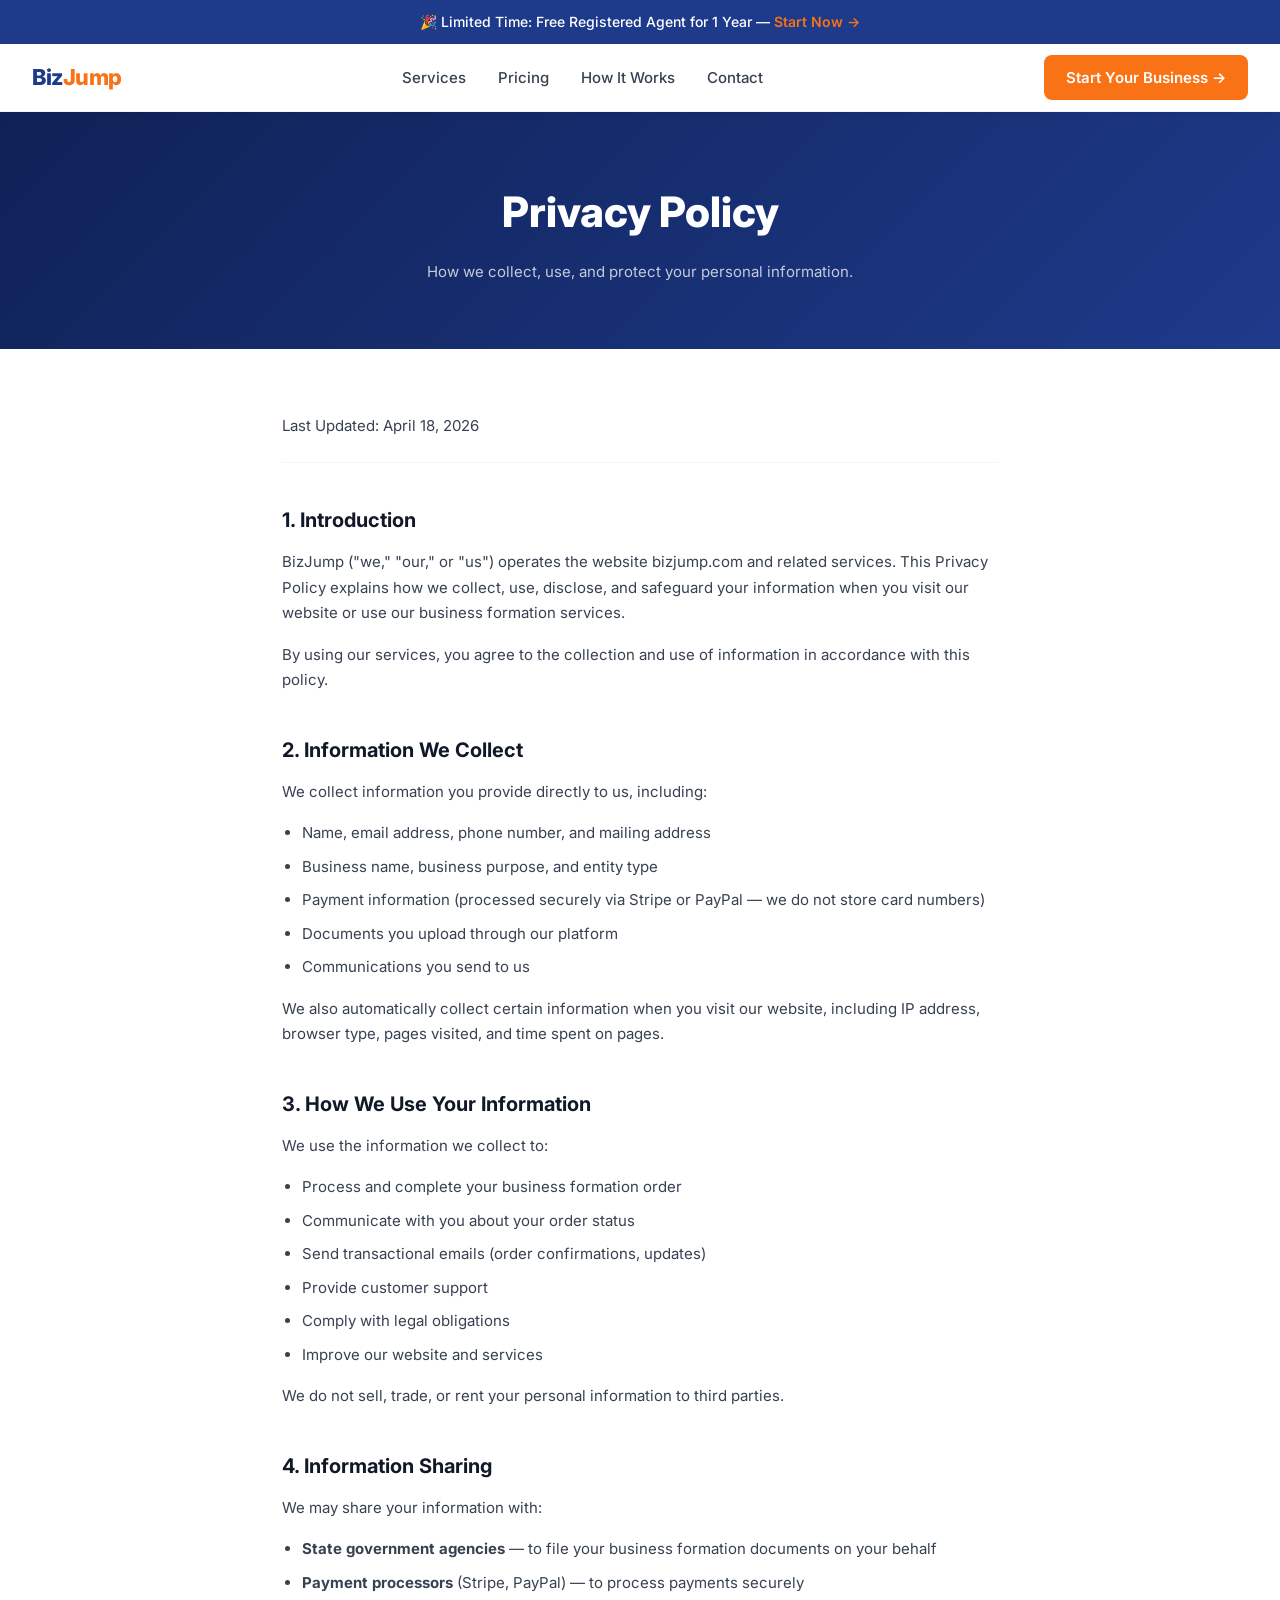
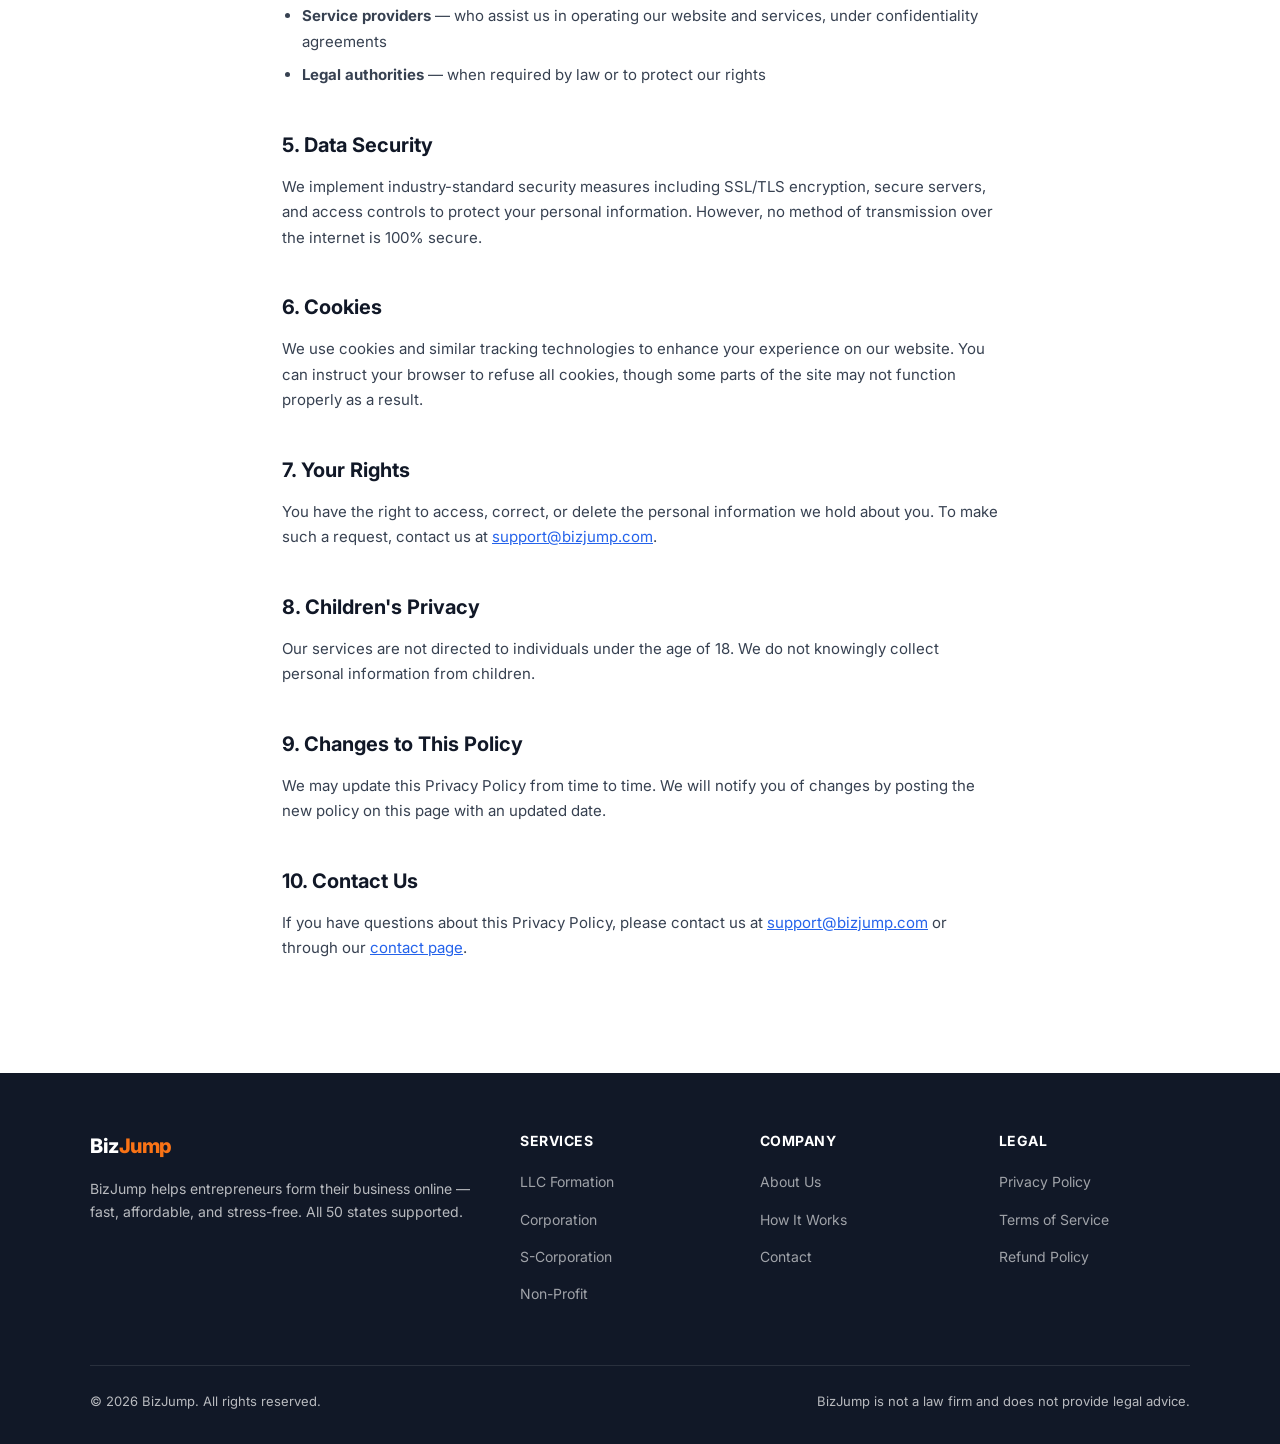
<file: privacy-policy.html>
<!DOCTYPE html>
<html lang="en">
<head>
<meta charset="UTF-8">
<meta name="viewport" content="width=device-width, initial-scale=1.0">
<title>Privacy Policy — BizJump</title>
<link href="https://fonts.googleapis.com/css2?family=Inter:wght@400;500;600;700;800&display=swap" rel="stylesheet">
<style>
  *, *::before, *::after { box-sizing:border-box; margin:0; padding:0; }
  :root { --blue:#1e3a8a; --blue-mid:#2563eb; --orange:#f97316; --orange-dk:#ea6c00; --gray-50:#f9fafb; --gray-100:#f3f4f6; --gray-300:#d1d5db; --gray-500:#6b7280; --gray-700:#374151; --gray-900:#111827; --white:#ffffff; --radius:8px; }
  body { font-family:'Inter',sans-serif; color:var(--gray-900); background:var(--white); font-size:16px; line-height:1.7; }
  .ann-bar { background:var(--blue); color:#fff; text-align:center; padding:10px 16px; font-size:14px; font-weight:500; }
  .ann-bar a { color:var(--orange); text-decoration:none; font-weight:600; }
  nav { position:sticky; top:0; z-index:100; background:rgba(255,255,255,.95); backdrop-filter:blur(12px); border-bottom:1px solid var(--gray-100); padding:0 32px; display:flex; align-items:center; justify-content:space-between; height:68px; box-shadow:0 1px 8px rgba(0,0,0,.06); }
  .nav-logo { font-size:22px; font-weight:800; color:var(--blue); letter-spacing:-0.5px; text-decoration:none; }
  .nav-logo span { color:var(--orange); }
  .nav-links { display:flex; gap:32px; list-style:none; }
  .nav-links a { text-decoration:none; color:var(--gray-700); font-size:15px; font-weight:500; transition:color .2s; }
  .nav-links a:hover { color:var(--blue); }
  .nav-cta { background:var(--orange); color:#fff; border:none; border-radius:var(--radius); padding:10px 22px; font-size:15px; font-weight:600; cursor:pointer; text-decoration:none; transition:background .2s; }
  .nav-cta:hover { background:var(--orange-dk); }
  .page-hero { background:linear-gradient(135deg,#0f2156,#1e3a8a); color:#fff; padding:64px 32px; text-align:center; }
  .page-hero h1 { font-size:clamp(26px,4vw,42px); font-weight:800; margin-bottom:12px; }
  .page-hero p { font-size:15px; color:rgba(255,255,255,.75); }
  .legal-body { max-width:780px; margin:0 auto; padding:64px 32px 96px; }
  .legal-body h2 { font-size:20px; font-weight:700; color:var(--gray-900); margin:40px 0 12px; }
  .legal-body h2:first-child { margin-top:0; }
  .legal-body p { font-size:15px; color:var(--gray-700); margin-bottom:16px; }
  .legal-body ul { padding-left:20px; margin-bottom:16px; }
  .legal-body ul li { font-size:15px; color:var(--gray-700); margin-bottom:8px; }
  .legal-body a { color:var(--blue-mid); }
  .updated { font-size:13px; color:var(--gray-500); margin-bottom:32px; border-bottom:1px solid var(--gray-100); padding-bottom:24px; }
  footer { background:var(--gray-900); color:rgba(255,255,255,.7); padding:56px 32px 32px; }
  .footer-grid { max-width:1100px; margin:0 auto; display:grid; grid-template-columns:2fr 1fr 1fr 1fr; gap:48px; margin-bottom:48px; }
  .footer-brand .nav-logo { color:#fff; font-size:20px; display:block; margin-bottom:14px; }
  .footer-brand p { font-size:14px; line-height:1.7; }
  .footer-col h4 { color:#fff; font-size:14px; font-weight:700; margin-bottom:16px; text-transform:uppercase; letter-spacing:.5px; }
  .footer-col ul { list-style:none; }
  .footer-col ul li { margin-bottom:10px; }
  .footer-col ul li a { color:rgba(255,255,255,.6); text-decoration:none; font-size:14px; transition:color .2s; }
  .footer-col ul li a:hover { color:#fff; }
  .footer-bottom { max-width:1100px; margin:0 auto; border-top:1px solid rgba(255,255,255,.1); padding-top:24px; display:flex; justify-content:space-between; align-items:center; flex-wrap:wrap; gap:12px; font-size:13px; }
  @media(max-width:768px) { nav { padding:0 16px; } .nav-links,.nav-cta { display:none; } .footer-grid { grid-template-columns:1fr; gap:32px; } .legal-body { padding:40px 16px 64px; } }
</style>
</head>
<body>
<div class="ann-bar">🎉 Limited Time: Free Registered Agent for 1 Year — <a href="#">Start Now →</a></div>
<nav>
  <a href="homepage-mockup.html" class="nav-logo">Biz<span>Jump</span></a>
  <ul class="nav-links">
    <li><a href="#">Services</a></li><li><a href="#">Pricing</a></li><li><a href="#">How It Works</a></li><li><a href="contact.html">Contact</a></li>
  </ul>
  <a href="incorporate.html" class="nav-cta">Start Your Business →</a>
</nav>
<div class="page-hero">
  <h1>Privacy Policy</h1>
  <p>How we collect, use, and protect your personal information.</p>
</div>
<div class="legal-body">
  <p class="updated">Last Updated: April 18, 2026</p>

  <h2>1. Introduction</h2>
  <p>BizJump ("we," "our," or "us") operates the website bizjump.com and related services. This Privacy Policy explains how we collect, use, disclose, and safeguard your information when you visit our website or use our business formation services.</p>
  <p>By using our services, you agree to the collection and use of information in accordance with this policy.</p>

  <h2>2. Information We Collect</h2>
  <p>We collect information you provide directly to us, including:</p>
  <ul>
    <li>Name, email address, phone number, and mailing address</li>
    <li>Business name, business purpose, and entity type</li>
    <li>Payment information (processed securely via Stripe or PayPal — we do not store card numbers)</li>
    <li>Documents you upload through our platform</li>
    <li>Communications you send to us</li>
  </ul>
  <p>We also automatically collect certain information when you visit our website, including IP address, browser type, pages visited, and time spent on pages.</p>

  <h2>3. How We Use Your Information</h2>
  <p>We use the information we collect to:</p>
  <ul>
    <li>Process and complete your business formation order</li>
    <li>Communicate with you about your order status</li>
    <li>Send transactional emails (order confirmations, updates)</li>
    <li>Provide customer support</li>
    <li>Comply with legal obligations</li>
    <li>Improve our website and services</li>
  </ul>
  <p>We do not sell, trade, or rent your personal information to third parties.</p>

  <h2>4. Information Sharing</h2>
  <p>We may share your information with:</p>
  <ul>
    <li><strong>State government agencies</strong> — to file your business formation documents on your behalf</li>
    <li><strong>Payment processors</strong> (Stripe, PayPal) — to process payments securely</li>
    <li><strong>Service providers</strong> — who assist us in operating our website and services, under confidentiality agreements</li>
    <li><strong>Legal authorities</strong> — when required by law or to protect our rights</li>
  </ul>

  <h2>5. Data Security</h2>
  <p>We implement industry-standard security measures including SSL/TLS encryption, secure servers, and access controls to protect your personal information. However, no method of transmission over the internet is 100% secure.</p>

  <h2>6. Cookies</h2>
  <p>We use cookies and similar tracking technologies to enhance your experience on our website. You can instruct your browser to refuse all cookies, though some parts of the site may not function properly as a result.</p>

  <h2>7. Your Rights</h2>
  <p>You have the right to access, correct, or delete the personal information we hold about you. To make such a request, contact us at <a href="mailto:support@bizjump.com">support@bizjump.com</a>.</p>

  <h2>8. Children's Privacy</h2>
  <p>Our services are not directed to individuals under the age of 18. We do not knowingly collect personal information from children.</p>

  <h2>9. Changes to This Policy</h2>
  <p>We may update this Privacy Policy from time to time. We will notify you of changes by posting the new policy on this page with an updated date.</p>

  <h2>10. Contact Us</h2>
  <p>If you have questions about this Privacy Policy, please contact us at <a href="mailto:support@bizjump.com">support@bizjump.com</a> or through our <a href="contact.html">contact page</a>.</p>
</div>
<footer>
  <div class="footer-grid">
    <div class="footer-brand">
      <a href="homepage-mockup.html" class="nav-logo">Biz<span style="color:#f97316">Jump</span></a>
      <p>BizJump helps entrepreneurs form their business online — fast, affordable, and stress-free. All 50 states supported.</p>
    </div>
    <div class="footer-col"><h4>Services</h4><ul><li><a href="#">LLC Formation</a></li><li><a href="#">Corporation</a></li><li><a href="#">S-Corporation</a></li><li><a href="#">Non-Profit</a></li></ul></div>
    <div class="footer-col"><h4>Company</h4><ul><li><a href="#">About Us</a></li><li><a href="#">How It Works</a></li><li><a href="contact.html">Contact</a></li></ul></div>
    <div class="footer-col"><h4>Legal</h4><ul><li><a href="privacy-policy.html">Privacy Policy</a></li><li><a href="terms-of-service.html">Terms of Service</a></li><li><a href="refund-policy.html">Refund Policy</a></li></ul></div>
  </div>
  <div class="footer-bottom">
    <span>© 2026 BizJump. All rights reserved.</span>
    <span>BizJump is not a law firm and does not provide legal advice.</span>
  </div>
</footer>
</body>
</html>
</file>
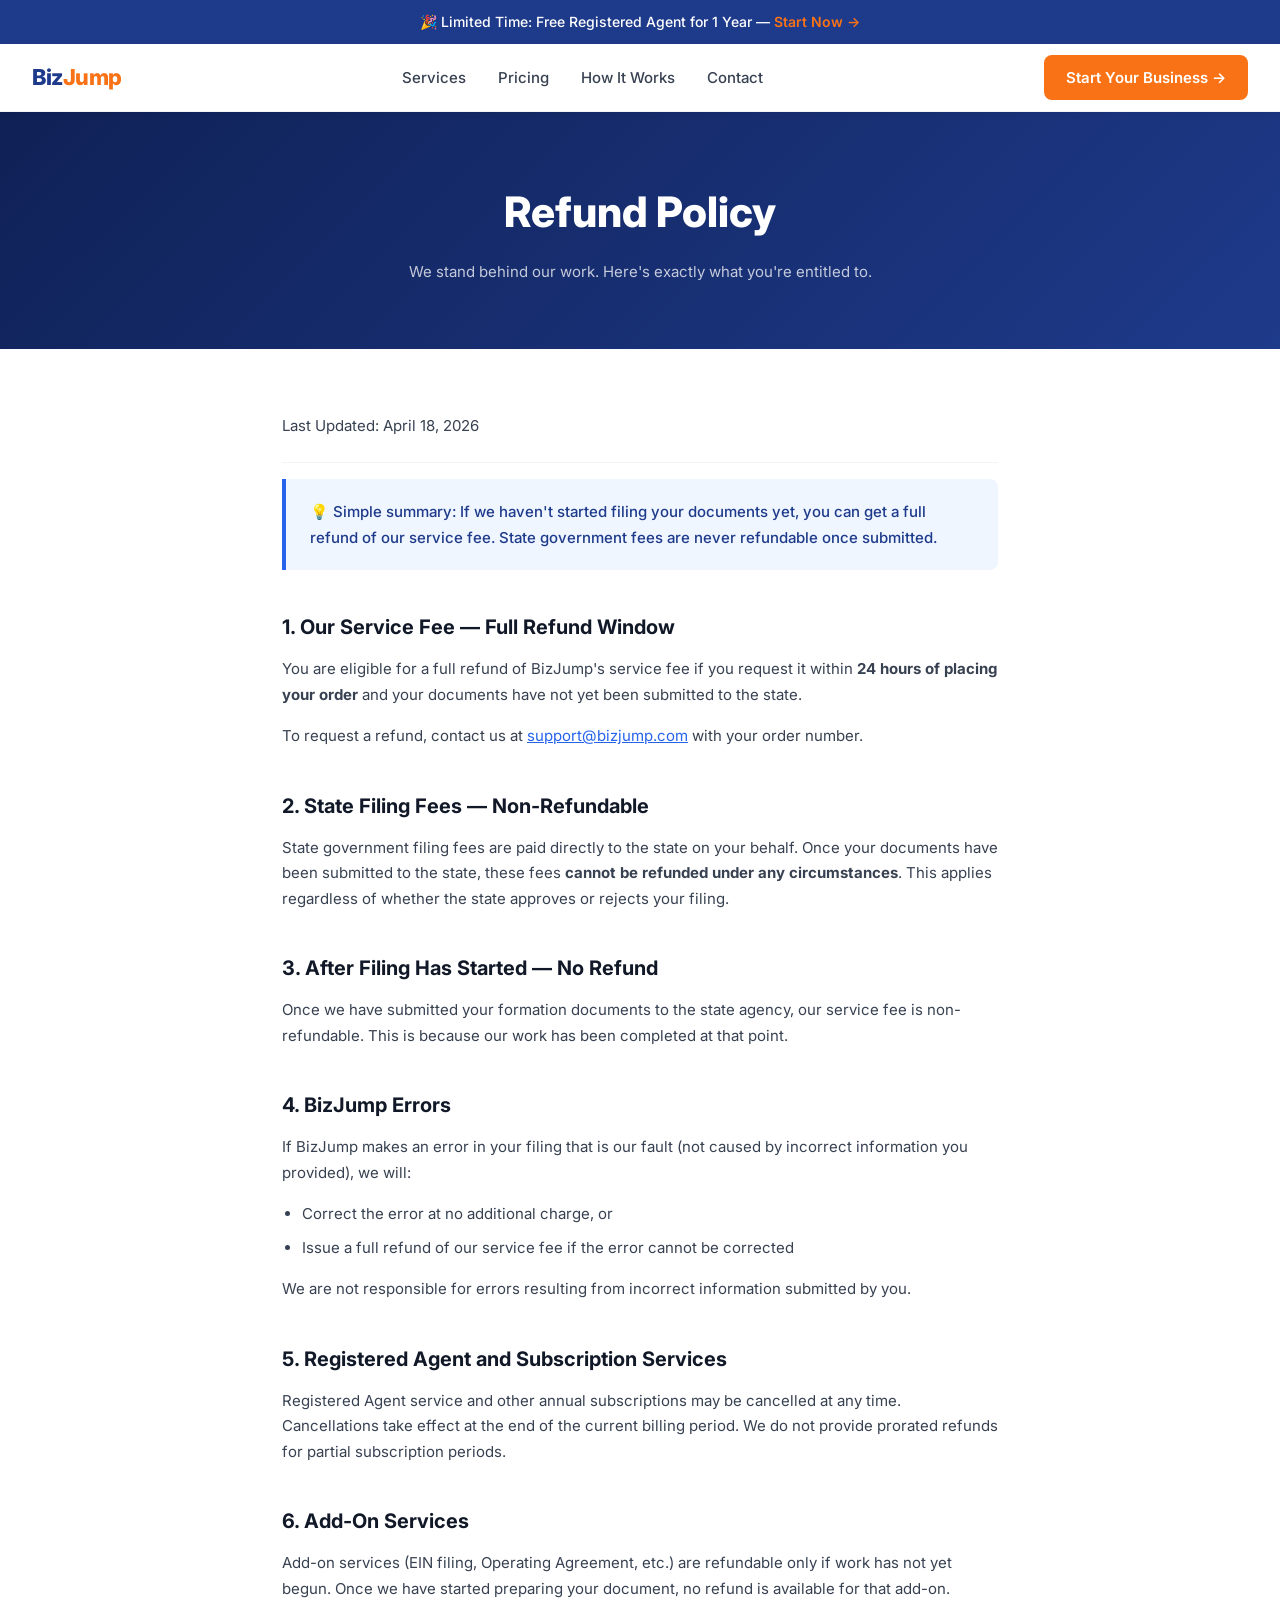
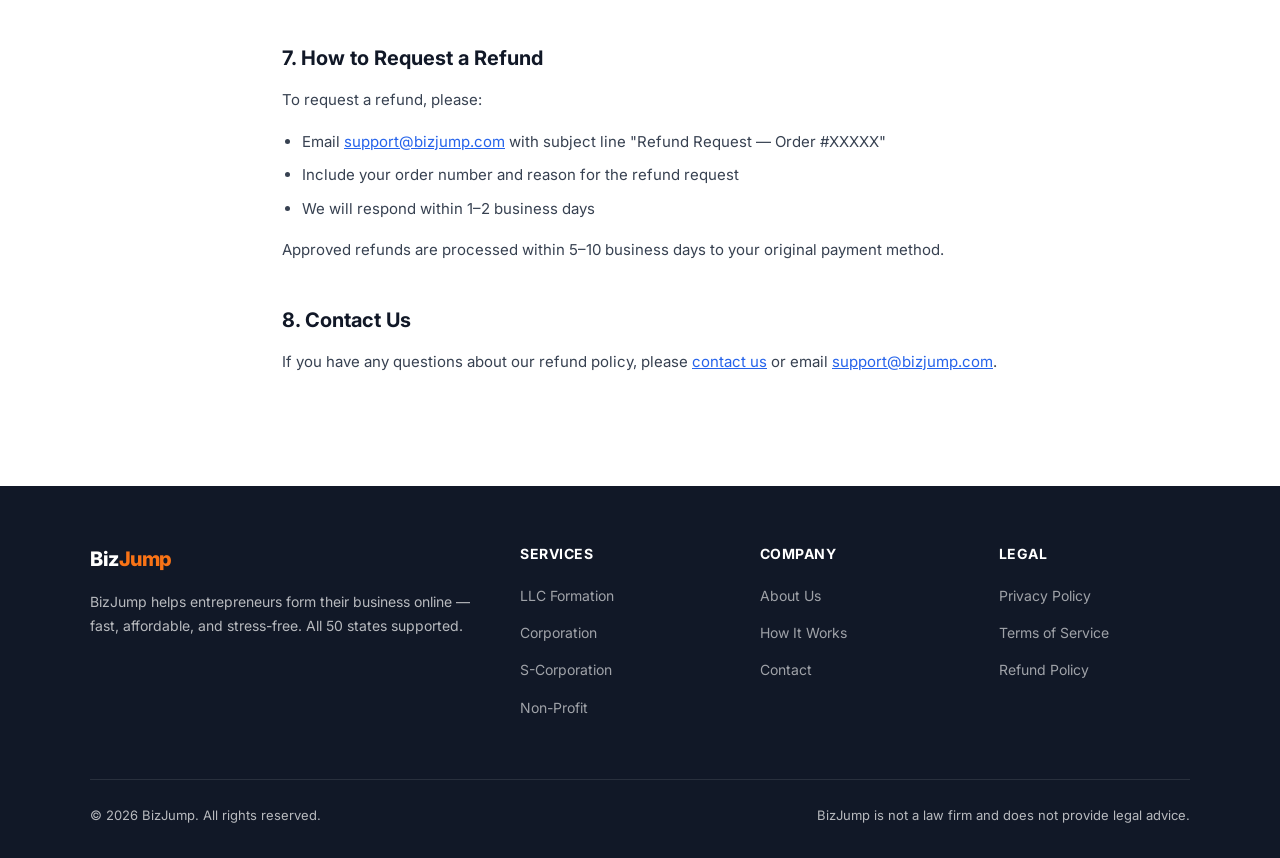
<file: refund-policy.html>
<!DOCTYPE html>
<html lang="en">
<head>
<meta charset="UTF-8">
<meta name="viewport" content="width=device-width, initial-scale=1.0">
<title>Refund Policy — BizJump</title>
<link href="https://fonts.googleapis.com/css2?family=Inter:wght@400;500;600;700;800&display=swap" rel="stylesheet">
<style>
  *, *::before, *::after { box-sizing:border-box; margin:0; padding:0; }
  :root { --blue:#1e3a8a; --blue-mid:#2563eb; --orange:#f97316; --orange-dk:#ea6c00; --gray-50:#f9fafb; --gray-100:#f3f4f6; --gray-300:#d1d5db; --gray-500:#6b7280; --gray-700:#374151; --gray-900:#111827; --white:#ffffff; --radius:8px; }
  body { font-family:'Inter',sans-serif; color:var(--gray-900); background:var(--white); font-size:16px; line-height:1.7; }
  .ann-bar { background:var(--blue); color:#fff; text-align:center; padding:10px 16px; font-size:14px; font-weight:500; }
  .ann-bar a { color:var(--orange); text-decoration:none; font-weight:600; }
  nav { position:sticky; top:0; z-index:100; background:rgba(255,255,255,.95); backdrop-filter:blur(12px); border-bottom:1px solid var(--gray-100); padding:0 32px; display:flex; align-items:center; justify-content:space-between; height:68px; box-shadow:0 1px 8px rgba(0,0,0,.06); }
  .nav-logo { font-size:22px; font-weight:800; color:var(--blue); letter-spacing:-0.5px; text-decoration:none; }
  .nav-logo span { color:var(--orange); }
  .nav-links { display:flex; gap:32px; list-style:none; }
  .nav-links a { text-decoration:none; color:var(--gray-700); font-size:15px; font-weight:500; transition:color .2s; }
  .nav-links a:hover { color:var(--blue); }
  .nav-cta { background:var(--orange); color:#fff; border:none; border-radius:var(--radius); padding:10px 22px; font-size:15px; font-weight:600; cursor:pointer; text-decoration:none; transition:background .2s; }
  .nav-cta:hover { background:var(--orange-dk); }
  .page-hero { background:linear-gradient(135deg,#0f2156,#1e3a8a); color:#fff; padding:64px 32px; text-align:center; }
  .page-hero h1 { font-size:clamp(26px,4vw,42px); font-weight:800; margin-bottom:12px; }
  .page-hero p { font-size:15px; color:rgba(255,255,255,.75); }
  .legal-body { max-width:780px; margin:0 auto; padding:64px 32px 96px; }
  .legal-body h2 { font-size:20px; font-weight:700; color:var(--gray-900); margin:40px 0 12px; }
  .legal-body h2:first-child { margin-top:0; }
  .legal-body p { font-size:15px; color:var(--gray-700); margin-bottom:16px; }
  .legal-body ul { padding-left:20px; margin-bottom:16px; }
  .legal-body ul li { font-size:15px; color:var(--gray-700); margin-bottom:8px; }
  .legal-body a { color:var(--blue-mid); }
  .updated { font-size:13px; color:var(--gray-500); margin-bottom:32px; border-bottom:1px solid var(--gray-100); padding-bottom:24px; }
  .highlight-box { background:#eff6ff; border-left:4px solid var(--blue-mid); border-radius:0 8px 8px 0; padding:20px 24px; margin-bottom:24px; }
  .highlight-box p { margin:0; font-size:15px; color:var(--blue); font-weight:500; }
  footer { background:var(--gray-900); color:rgba(255,255,255,.7); padding:56px 32px 32px; }
  .footer-grid { max-width:1100px; margin:0 auto; display:grid; grid-template-columns:2fr 1fr 1fr 1fr; gap:48px; margin-bottom:48px; }
  .footer-brand .nav-logo { color:#fff; font-size:20px; display:block; margin-bottom:14px; }
  .footer-brand p { font-size:14px; line-height:1.7; }
  .footer-col h4 { color:#fff; font-size:14px; font-weight:700; margin-bottom:16px; text-transform:uppercase; letter-spacing:.5px; }
  .footer-col ul { list-style:none; }
  .footer-col ul li { margin-bottom:10px; }
  .footer-col ul li a { color:rgba(255,255,255,.6); text-decoration:none; font-size:14px; transition:color .2s; }
  .footer-col ul li a:hover { color:#fff; }
  .footer-bottom { max-width:1100px; margin:0 auto; border-top:1px solid rgba(255,255,255,.1); padding-top:24px; display:flex; justify-content:space-between; align-items:center; flex-wrap:wrap; gap:12px; font-size:13px; }
  @media(max-width:768px) { nav { padding:0 16px; } .nav-links,.nav-cta { display:none; } .footer-grid { grid-template-columns:1fr; gap:32px; } .legal-body { padding:40px 16px 64px; } }
</style>
</head>
<body>
<div class="ann-bar">🎉 Limited Time: Free Registered Agent for 1 Year — <a href="#">Start Now →</a></div>
<nav>
  <a href="homepage-mockup.html" class="nav-logo">Biz<span>Jump</span></a>
  <ul class="nav-links">
    <li><a href="#">Services</a></li><li><a href="#">Pricing</a></li><li><a href="#">How It Works</a></li><li><a href="contact.html">Contact</a></li>
  </ul>
  <a href="incorporate.html" class="nav-cta">Start Your Business →</a>
</nav>
<div class="page-hero">
  <h1>Refund Policy</h1>
  <p>We stand behind our work. Here's exactly what you're entitled to.</p>
</div>
<div class="legal-body">
  <p class="updated">Last Updated: April 18, 2026</p>

  <div class="highlight-box">
    <p>💡 Simple summary: If we haven't started filing your documents yet, you can get a full refund of our service fee. State government fees are never refundable once submitted.</p>
  </div>

  <h2>1. Our Service Fee — Full Refund Window</h2>
  <p>You are eligible for a full refund of BizJump's service fee if you request it within <strong>24 hours of placing your order</strong> and your documents have not yet been submitted to the state.</p>
  <p>To request a refund, contact us at <a href="mailto:support@bizjump.com">support@bizjump.com</a> with your order number.</p>

  <h2>2. State Filing Fees — Non-Refundable</h2>
  <p>State government filing fees are paid directly to the state on your behalf. Once your documents have been submitted to the state, these fees <strong>cannot be refunded under any circumstances</strong>. This applies regardless of whether the state approves or rejects your filing.</p>

  <h2>3. After Filing Has Started — No Refund</h2>
  <p>Once we have submitted your formation documents to the state agency, our service fee is non-refundable. This is because our work has been completed at that point.</p>

  <h2>4. BizJump Errors</h2>
  <p>If BizJump makes an error in your filing that is our fault (not caused by incorrect information you provided), we will:</p>
  <ul>
    <li>Correct the error at no additional charge, or</li>
    <li>Issue a full refund of our service fee if the error cannot be corrected</li>
  </ul>
  <p>We are not responsible for errors resulting from incorrect information submitted by you.</p>

  <h2>5. Registered Agent and Subscription Services</h2>
  <p>Registered Agent service and other annual subscriptions may be cancelled at any time. Cancellations take effect at the end of the current billing period. We do not provide prorated refunds for partial subscription periods.</p>

  <h2>6. Add-On Services</h2>
  <p>Add-on services (EIN filing, Operating Agreement, etc.) are refundable only if work has not yet begun. Once we have started preparing your document, no refund is available for that add-on.</p>

  <h2>7. How to Request a Refund</h2>
  <p>To request a refund, please:</p>
  <ul>
    <li>Email <a href="mailto:support@bizjump.com">support@bizjump.com</a> with subject line "Refund Request — Order #XXXXX"</li>
    <li>Include your order number and reason for the refund request</li>
    <li>We will respond within 1–2 business days</li>
  </ul>
  <p>Approved refunds are processed within 5–10 business days to your original payment method.</p>

  <h2>8. Contact Us</h2>
  <p>If you have any questions about our refund policy, please <a href="contact.html">contact us</a> or email <a href="mailto:support@bizjump.com">support@bizjump.com</a>.</p>
</div>
<footer>
  <div class="footer-grid">
    <div class="footer-brand">
      <a href="homepage-mockup.html" class="nav-logo">Biz<span style="color:#f97316">Jump</span></a>
      <p>BizJump helps entrepreneurs form their business online — fast, affordable, and stress-free. All 50 states supported.</p>
    </div>
    <div class="footer-col"><h4>Services</h4><ul><li><a href="#">LLC Formation</a></li><li><a href="#">Corporation</a></li><li><a href="#">S-Corporation</a></li><li><a href="#">Non-Profit</a></li></ul></div>
    <div class="footer-col"><h4>Company</h4><ul><li><a href="#">About Us</a></li><li><a href="#">How It Works</a></li><li><a href="contact.html">Contact</a></li></ul></div>
    <div class="footer-col"><h4>Legal</h4><ul><li><a href="privacy-policy.html">Privacy Policy</a></li><li><a href="terms-of-service.html">Terms of Service</a></li><li><a href="refund-policy.html">Refund Policy</a></li></ul></div>
  </div>
  <div class="footer-bottom">
    <span>© 2026 BizJump. All rights reserved.</span>
    <span>BizJump is not a law firm and does not provide legal advice.</span>
  </div>
</footer>
</body>
</html>
</file>
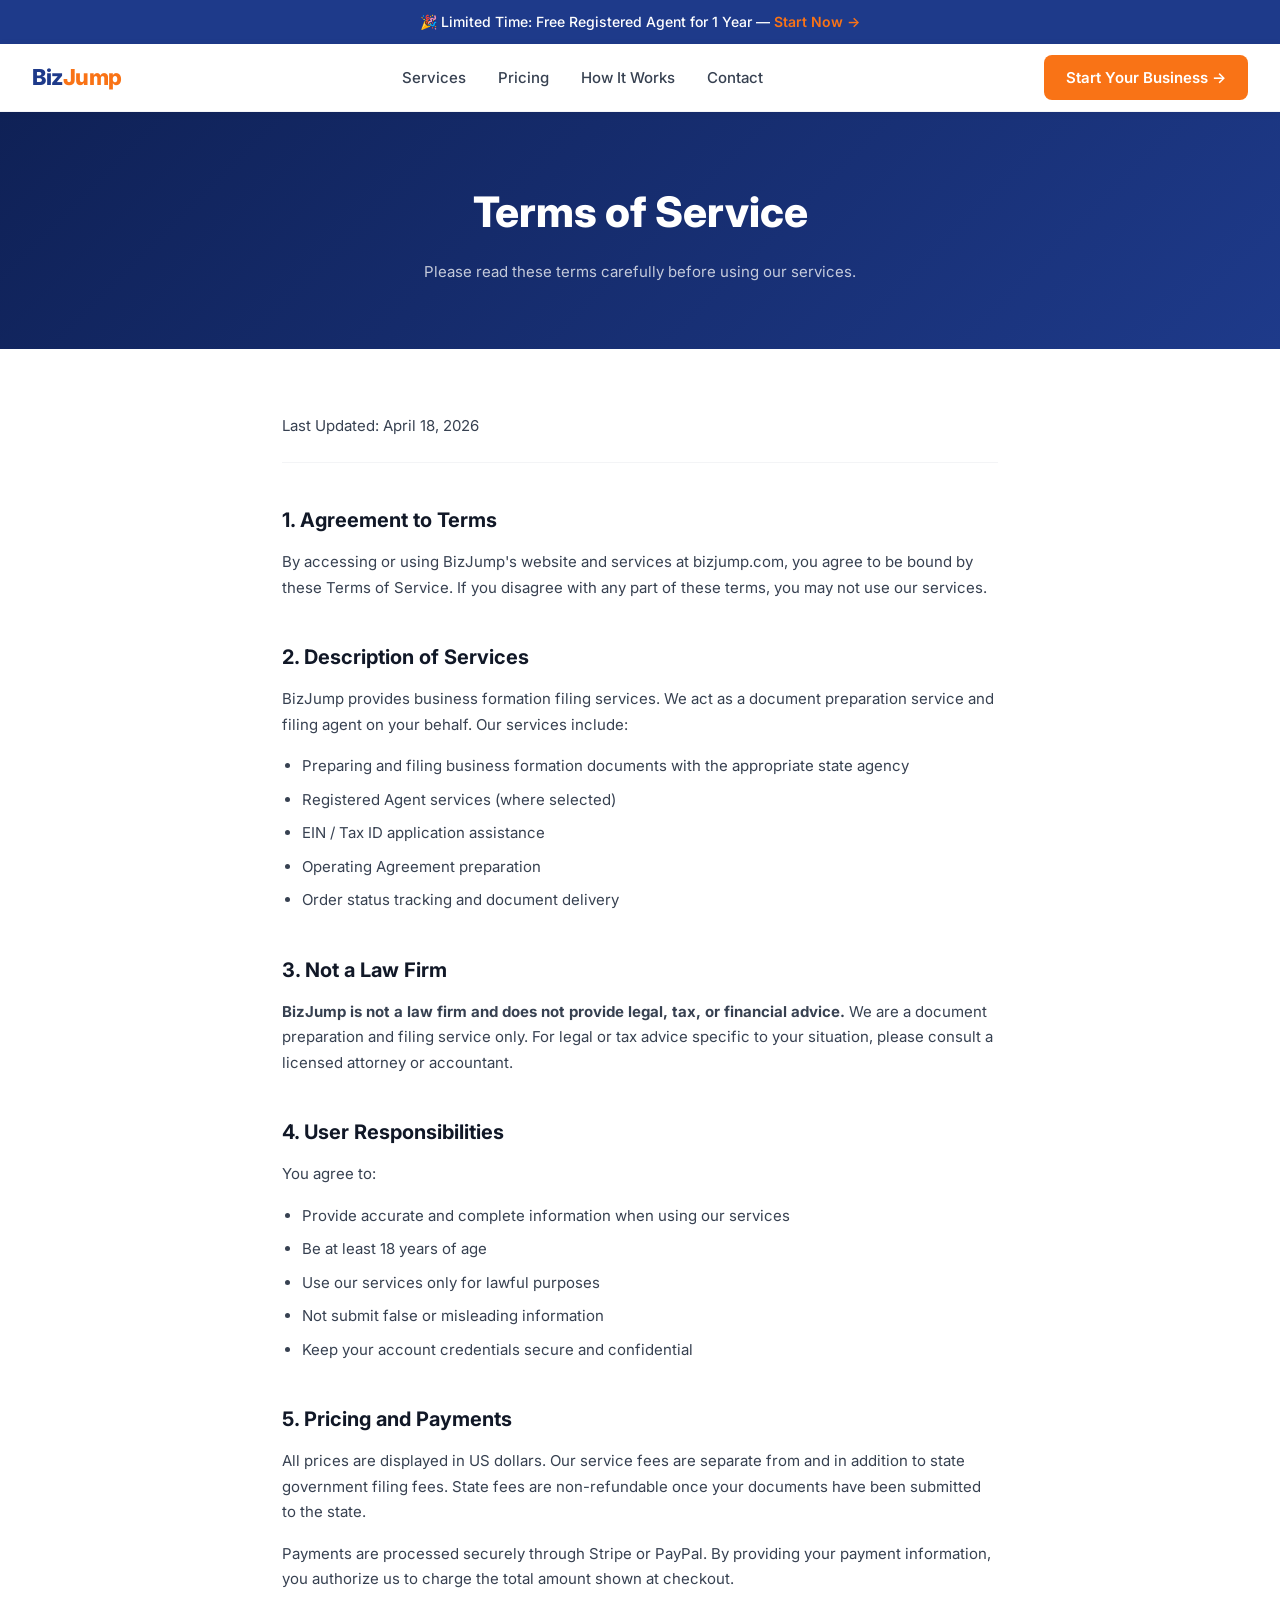
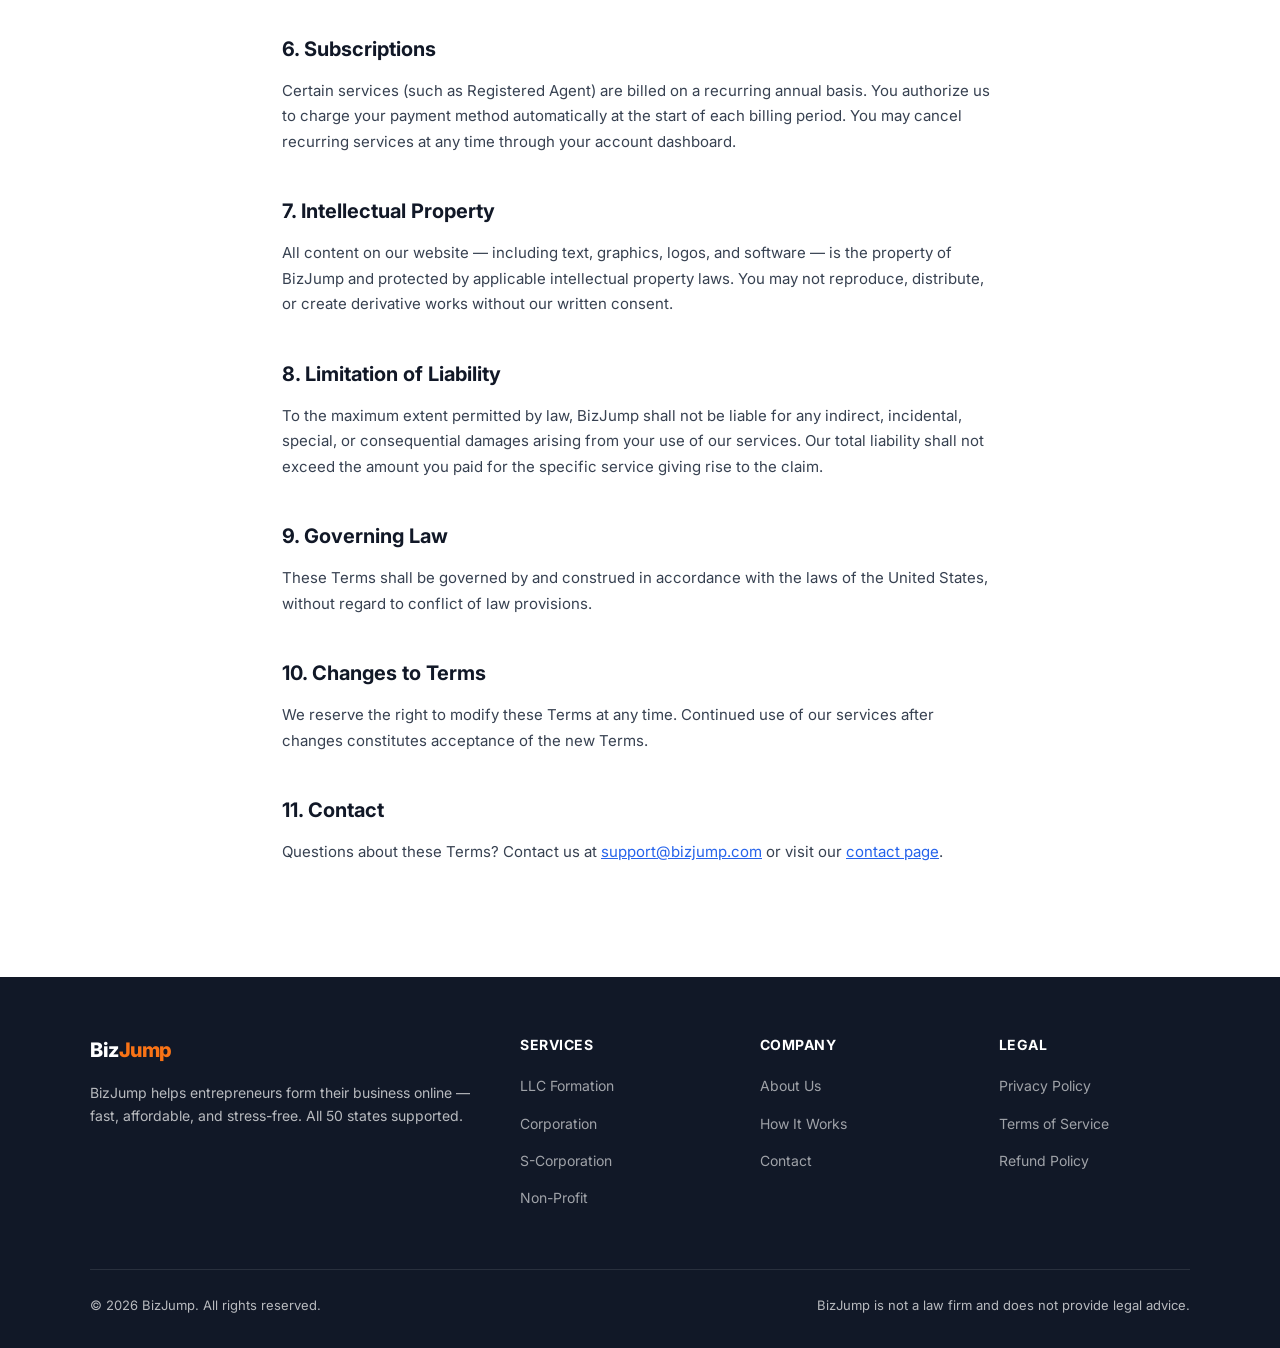
<file: terms-of-service.html>
<!DOCTYPE html>
<html lang="en">
<head>
<meta charset="UTF-8">
<meta name="viewport" content="width=device-width, initial-scale=1.0">
<title>Terms of Service — BizJump</title>
<link href="https://fonts.googleapis.com/css2?family=Inter:wght@400;500;600;700;800&display=swap" rel="stylesheet">
<style>
  *, *::before, *::after { box-sizing:border-box; margin:0; padding:0; }
  :root { --blue:#1e3a8a; --blue-mid:#2563eb; --orange:#f97316; --orange-dk:#ea6c00; --gray-50:#f9fafb; --gray-100:#f3f4f6; --gray-300:#d1d5db; --gray-500:#6b7280; --gray-700:#374151; --gray-900:#111827; --white:#ffffff; --radius:8px; }
  body { font-family:'Inter',sans-serif; color:var(--gray-900); background:var(--white); font-size:16px; line-height:1.7; }
  .ann-bar { background:var(--blue); color:#fff; text-align:center; padding:10px 16px; font-size:14px; font-weight:500; }
  .ann-bar a { color:var(--orange); text-decoration:none; font-weight:600; }
  nav { position:sticky; top:0; z-index:100; background:rgba(255,255,255,.95); backdrop-filter:blur(12px); border-bottom:1px solid var(--gray-100); padding:0 32px; display:flex; align-items:center; justify-content:space-between; height:68px; box-shadow:0 1px 8px rgba(0,0,0,.06); }
  .nav-logo { font-size:22px; font-weight:800; color:var(--blue); letter-spacing:-0.5px; text-decoration:none; }
  .nav-logo span { color:var(--orange); }
  .nav-links { display:flex; gap:32px; list-style:none; }
  .nav-links a { text-decoration:none; color:var(--gray-700); font-size:15px; font-weight:500; transition:color .2s; }
  .nav-links a:hover { color:var(--blue); }
  .nav-cta { background:var(--orange); color:#fff; border:none; border-radius:var(--radius); padding:10px 22px; font-size:15px; font-weight:600; cursor:pointer; text-decoration:none; transition:background .2s; }
  .nav-cta:hover { background:var(--orange-dk); }
  .page-hero { background:linear-gradient(135deg,#0f2156,#1e3a8a); color:#fff; padding:64px 32px; text-align:center; }
  .page-hero h1 { font-size:clamp(26px,4vw,42px); font-weight:800; margin-bottom:12px; }
  .page-hero p { font-size:15px; color:rgba(255,255,255,.75); }
  .legal-body { max-width:780px; margin:0 auto; padding:64px 32px 96px; }
  .legal-body h2 { font-size:20px; font-weight:700; color:var(--gray-900); margin:40px 0 12px; }
  .legal-body h2:first-child { margin-top:0; }
  .legal-body p { font-size:15px; color:var(--gray-700); margin-bottom:16px; }
  .legal-body ul { padding-left:20px; margin-bottom:16px; }
  .legal-body ul li { font-size:15px; color:var(--gray-700); margin-bottom:8px; }
  .legal-body a { color:var(--blue-mid); }
  .updated { font-size:13px; color:var(--gray-500); margin-bottom:32px; border-bottom:1px solid var(--gray-100); padding-bottom:24px; }
  footer { background:var(--gray-900); color:rgba(255,255,255,.7); padding:56px 32px 32px; }
  .footer-grid { max-width:1100px; margin:0 auto; display:grid; grid-template-columns:2fr 1fr 1fr 1fr; gap:48px; margin-bottom:48px; }
  .footer-brand .nav-logo { color:#fff; font-size:20px; display:block; margin-bottom:14px; }
  .footer-brand p { font-size:14px; line-height:1.7; }
  .footer-col h4 { color:#fff; font-size:14px; font-weight:700; margin-bottom:16px; text-transform:uppercase; letter-spacing:.5px; }
  .footer-col ul { list-style:none; }
  .footer-col ul li { margin-bottom:10px; }
  .footer-col ul li a { color:rgba(255,255,255,.6); text-decoration:none; font-size:14px; transition:color .2s; }
  .footer-col ul li a:hover { color:#fff; }
  .footer-bottom { max-width:1100px; margin:0 auto; border-top:1px solid rgba(255,255,255,.1); padding-top:24px; display:flex; justify-content:space-between; align-items:center; flex-wrap:wrap; gap:12px; font-size:13px; }
  @media(max-width:768px) { nav { padding:0 16px; } .nav-links,.nav-cta { display:none; } .footer-grid { grid-template-columns:1fr; gap:32px; } .legal-body { padding:40px 16px 64px; } }
</style>
</head>
<body>
<div class="ann-bar">🎉 Limited Time: Free Registered Agent for 1 Year — <a href="#">Start Now →</a></div>
<nav>
  <a href="homepage-mockup.html" class="nav-logo">Biz<span>Jump</span></a>
  <ul class="nav-links">
    <li><a href="#">Services</a></li><li><a href="#">Pricing</a></li><li><a href="#">How It Works</a></li><li><a href="contact.html">Contact</a></li>
  </ul>
  <a href="incorporate.html" class="nav-cta">Start Your Business →</a>
</nav>
<div class="page-hero">
  <h1>Terms of Service</h1>
  <p>Please read these terms carefully before using our services.</p>
</div>
<div class="legal-body">
  <p class="updated">Last Updated: April 18, 2026</p>

  <h2>1. Agreement to Terms</h2>
  <p>By accessing or using BizJump's website and services at bizjump.com, you agree to be bound by these Terms of Service. If you disagree with any part of these terms, you may not use our services.</p>

  <h2>2. Description of Services</h2>
  <p>BizJump provides business formation filing services. We act as a document preparation service and filing agent on your behalf. Our services include:</p>
  <ul>
    <li>Preparing and filing business formation documents with the appropriate state agency</li>
    <li>Registered Agent services (where selected)</li>
    <li>EIN / Tax ID application assistance</li>
    <li>Operating Agreement preparation</li>
    <li>Order status tracking and document delivery</li>
  </ul>

  <h2>3. Not a Law Firm</h2>
  <p><strong>BizJump is not a law firm and does not provide legal, tax, or financial advice.</strong> We are a document preparation and filing service only. For legal or tax advice specific to your situation, please consult a licensed attorney or accountant.</p>

  <h2>4. User Responsibilities</h2>
  <p>You agree to:</p>
  <ul>
    <li>Provide accurate and complete information when using our services</li>
    <li>Be at least 18 years of age</li>
    <li>Use our services only for lawful purposes</li>
    <li>Not submit false or misleading information</li>
    <li>Keep your account credentials secure and confidential</li>
  </ul>

  <h2>5. Pricing and Payments</h2>
  <p>All prices are displayed in US dollars. Our service fees are separate from and in addition to state government filing fees. State fees are non-refundable once your documents have been submitted to the state.</p>
  <p>Payments are processed securely through Stripe or PayPal. By providing your payment information, you authorize us to charge the total amount shown at checkout.</p>

  <h2>6. Subscriptions</h2>
  <p>Certain services (such as Registered Agent) are billed on a recurring annual basis. You authorize us to charge your payment method automatically at the start of each billing period. You may cancel recurring services at any time through your account dashboard.</p>

  <h2>7. Intellectual Property</h2>
  <p>All content on our website — including text, graphics, logos, and software — is the property of BizJump and protected by applicable intellectual property laws. You may not reproduce, distribute, or create derivative works without our written consent.</p>

  <h2>8. Limitation of Liability</h2>
  <p>To the maximum extent permitted by law, BizJump shall not be liable for any indirect, incidental, special, or consequential damages arising from your use of our services. Our total liability shall not exceed the amount you paid for the specific service giving rise to the claim.</p>

  <h2>9. Governing Law</h2>
  <p>These Terms shall be governed by and construed in accordance with the laws of the United States, without regard to conflict of law provisions.</p>

  <h2>10. Changes to Terms</h2>
  <p>We reserve the right to modify these Terms at any time. Continued use of our services after changes constitutes acceptance of the new Terms.</p>

  <h2>11. Contact</h2>
  <p>Questions about these Terms? Contact us at <a href="mailto:support@bizjump.com">support@bizjump.com</a> or visit our <a href="contact.html">contact page</a>.</p>
</div>
<footer>
  <div class="footer-grid">
    <div class="footer-brand">
      <a href="homepage-mockup.html" class="nav-logo">Biz<span style="color:#f97316">Jump</span></a>
      <p>BizJump helps entrepreneurs form their business online — fast, affordable, and stress-free. All 50 states supported.</p>
    </div>
    <div class="footer-col"><h4>Services</h4><ul><li><a href="#">LLC Formation</a></li><li><a href="#">Corporation</a></li><li><a href="#">S-Corporation</a></li><li><a href="#">Non-Profit</a></li></ul></div>
    <div class="footer-col"><h4>Company</h4><ul><li><a href="#">About Us</a></li><li><a href="#">How It Works</a></li><li><a href="contact.html">Contact</a></li></ul></div>
    <div class="footer-col"><h4>Legal</h4><ul><li><a href="privacy-policy.html">Privacy Policy</a></li><li><a href="terms-of-service.html">Terms of Service</a></li><li><a href="refund-policy.html">Refund Policy</a></li></ul></div>
  </div>
  <div class="footer-bottom">
    <span>© 2026 BizJump. All rights reserved.</span>
    <span>BizJump is not a law firm and does not provide legal advice.</span>
  </div>
</footer>
</body>
</html>
</file>
